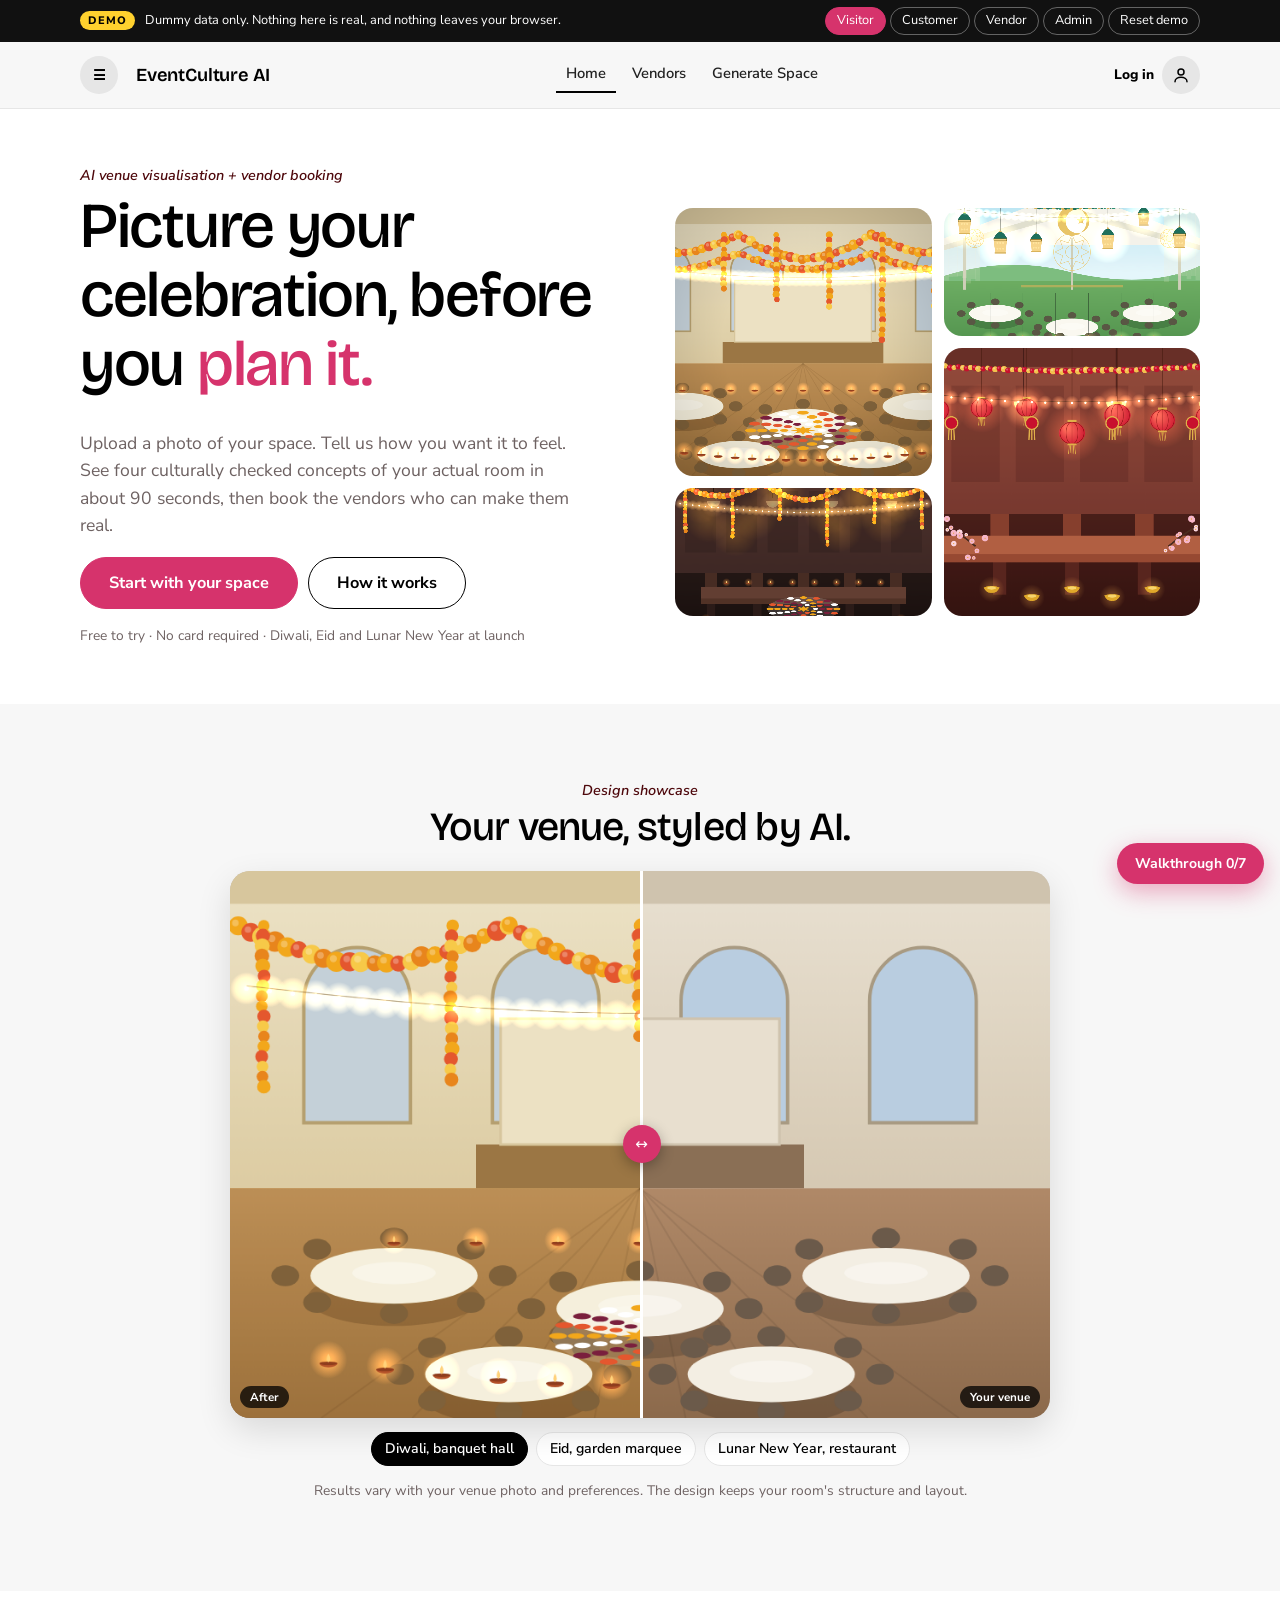
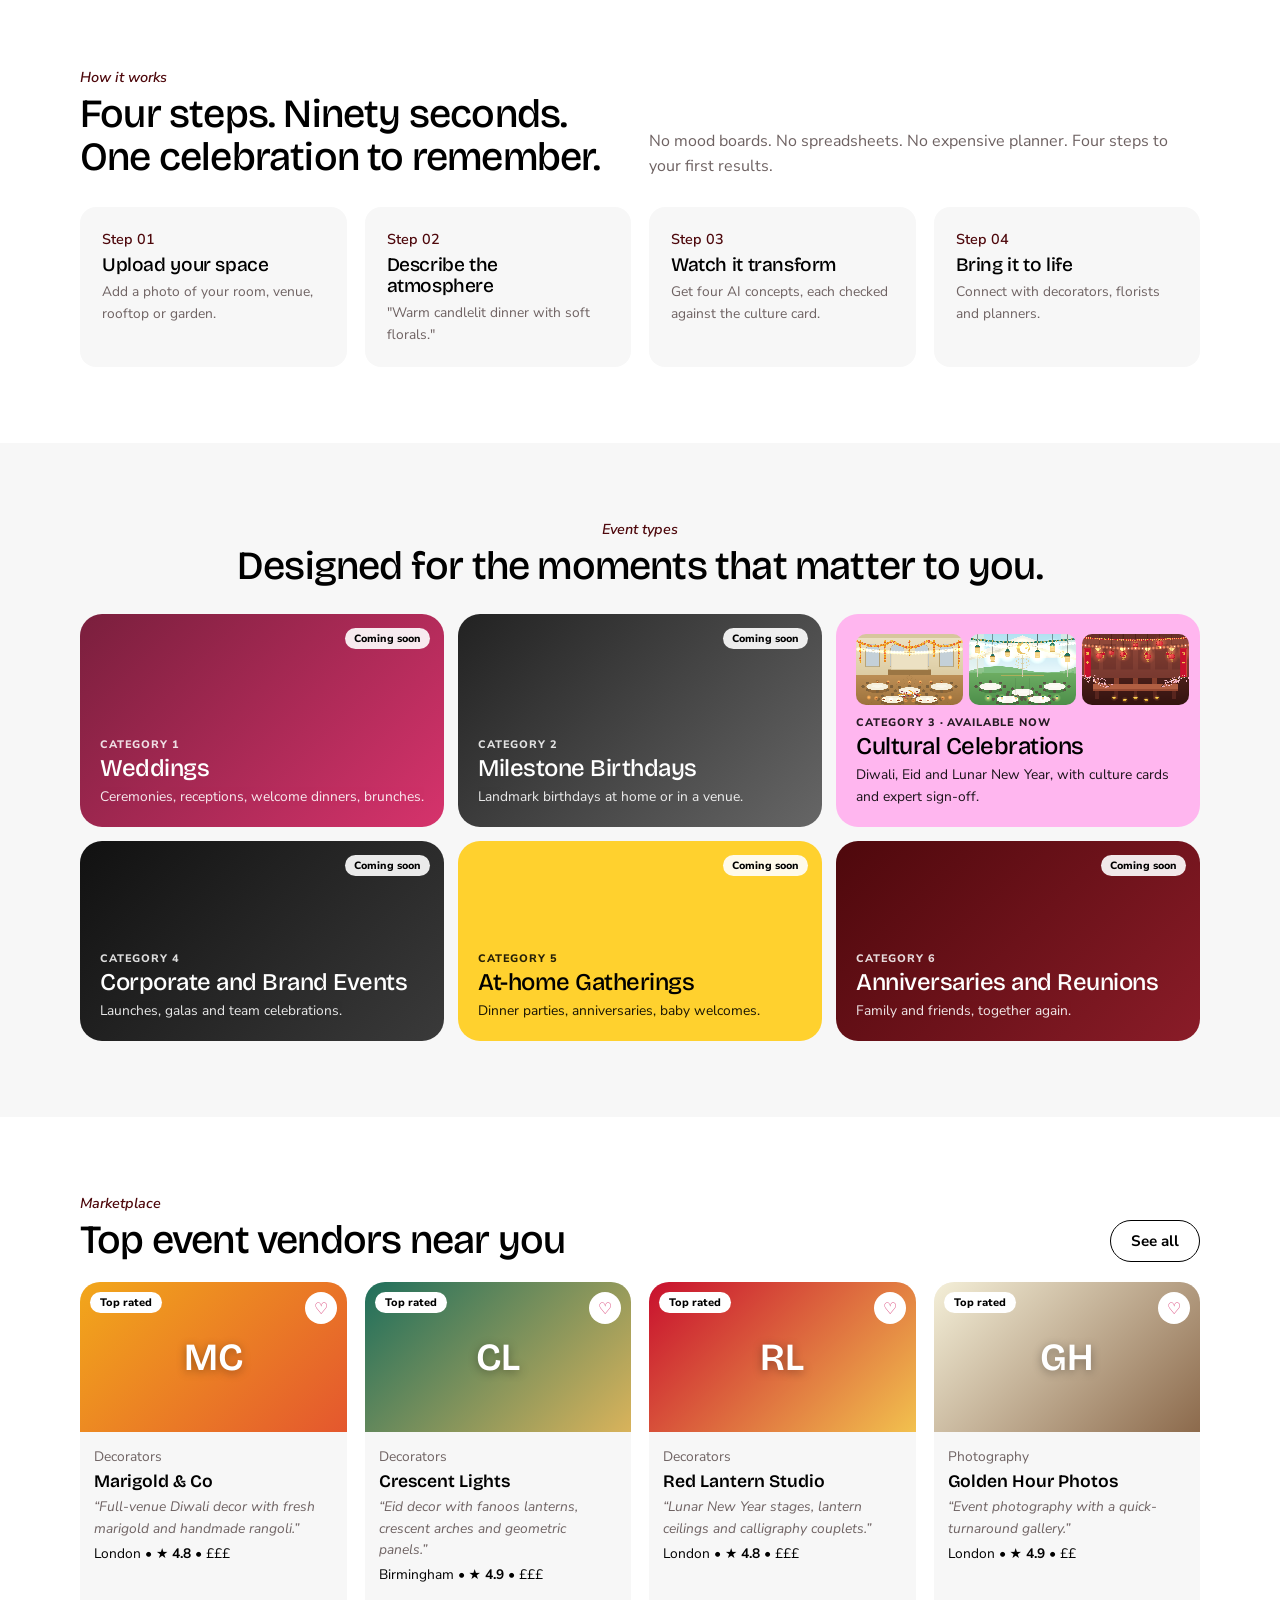
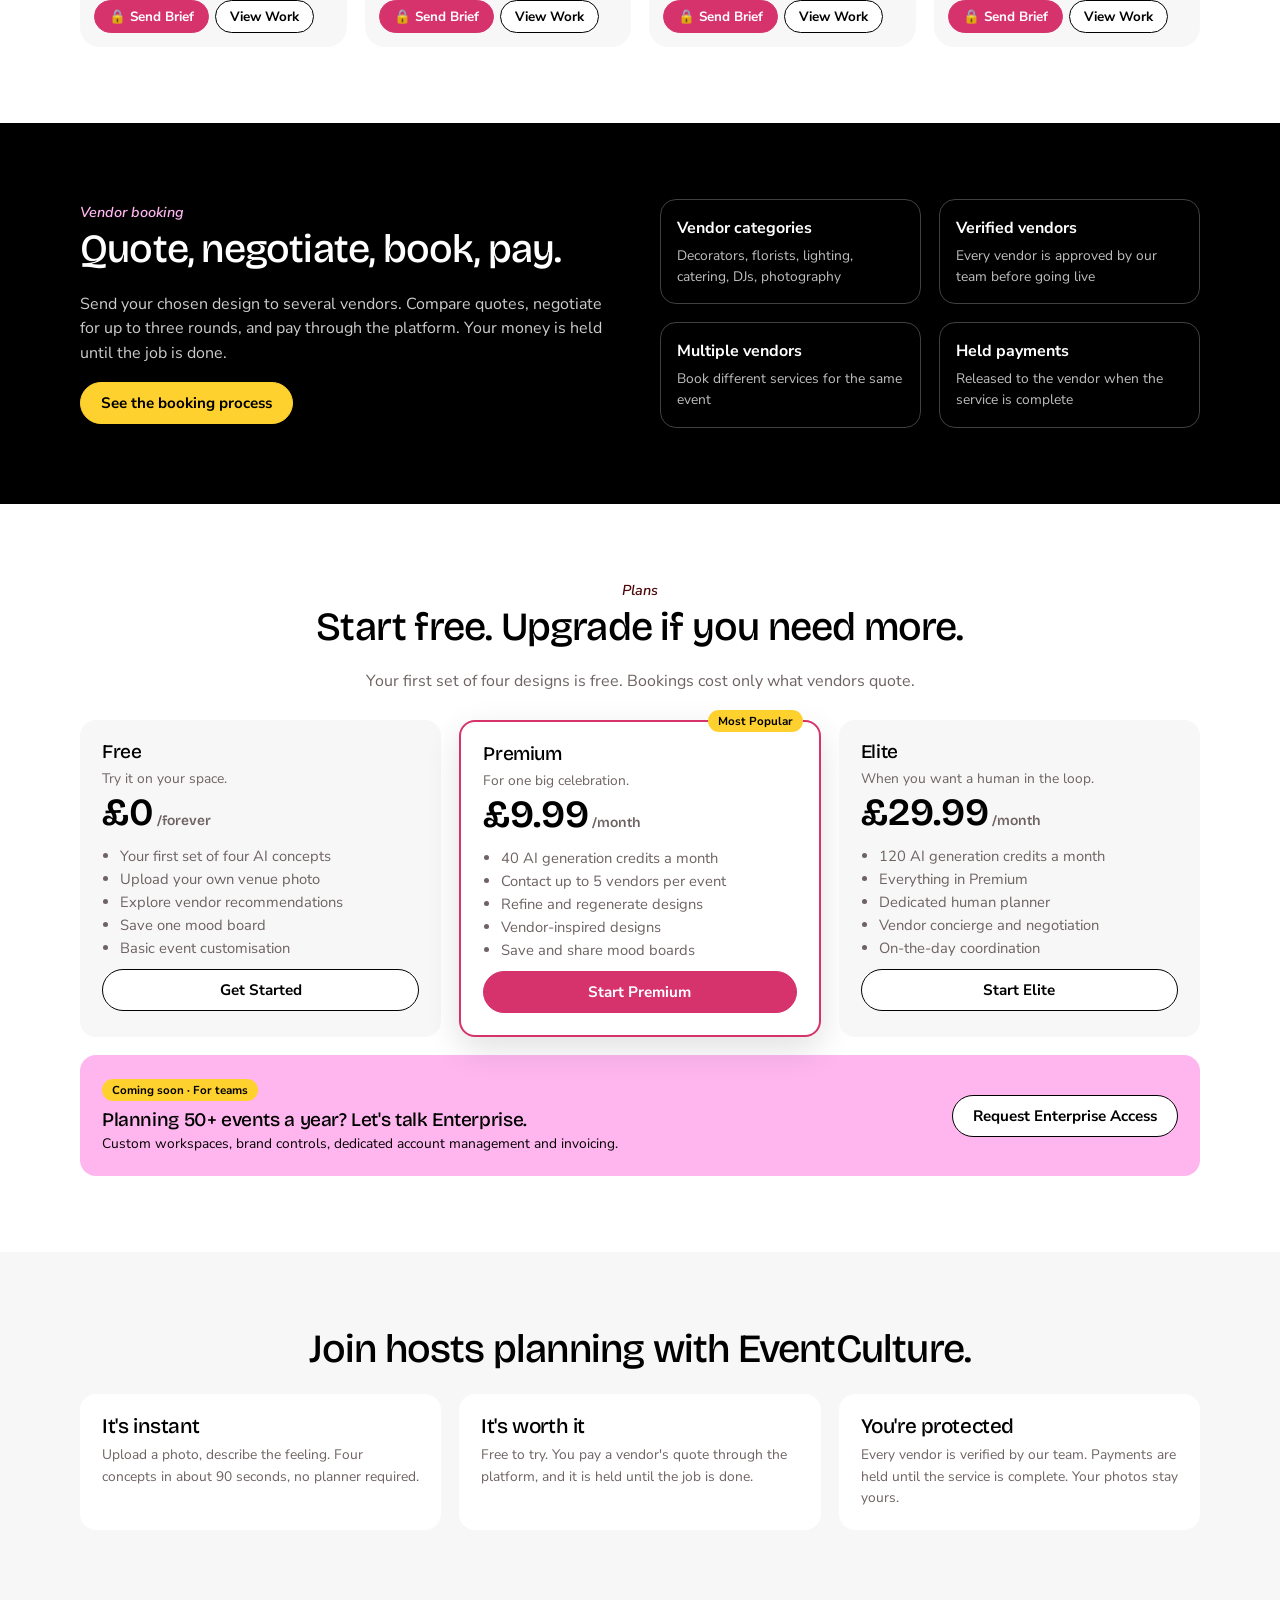
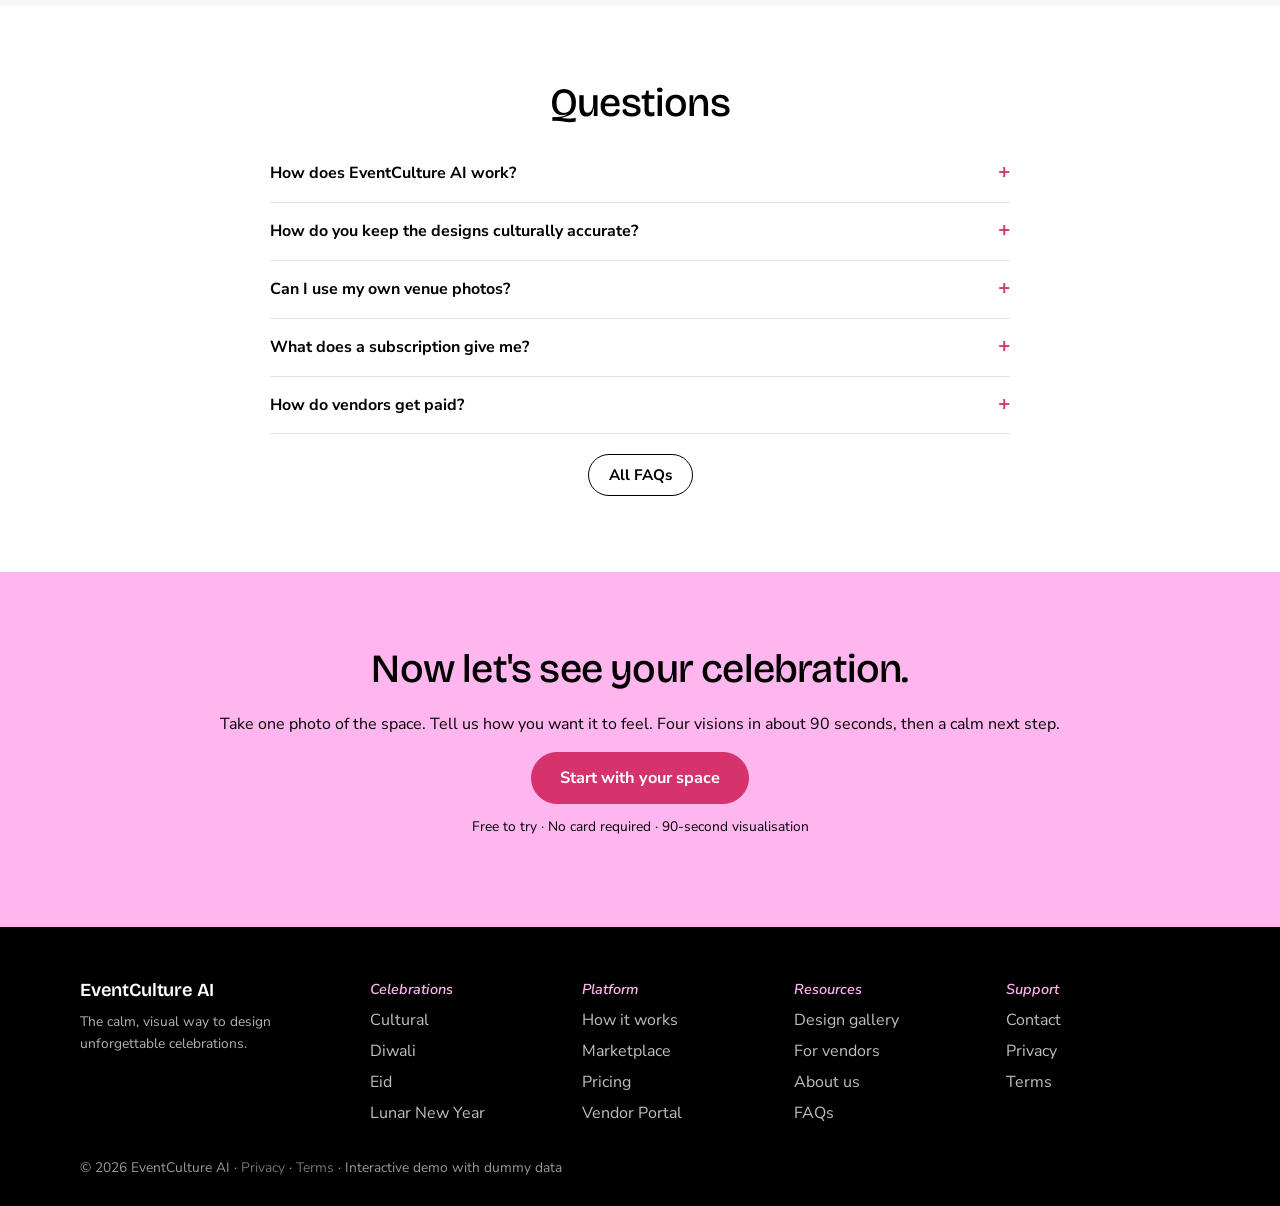
<file: index.html>
<!doctype html>
<html lang="en"><head><meta charset="utf-8"><meta name="viewport" content="width=device-width,initial-scale=1">
<title>EventCulture AI - interactive demo</title>
<meta name="description" content="Interactive demo of the EventCulture AI platform. All content is dummy data.">
<link rel="preconnect" href="https://fonts.googleapis.com"><link rel="preconnect" href="https://fonts.gstatic.com" crossorigin>
<link href="https://fonts.googleapis.com/css2?family=Bricolage+Grotesque:opsz,wght@12..96,400..700&family=Nunito+Sans:wght@400;600;700;800&display=swap" rel="stylesheet">
<style>:root{--ink:#000;--paper:#fff;--mist:#f7f7f7;--chalk:#e6e6e6;--pink:#d6336c;--pinkd:#b82a5b;--lilac:#ffb6ef;--yellow:#ffd12e;--maroon:#4e080c;--muted:#6e6262;--ok:#1f7a45;--warn:#b7791f;--rose:#d6336c;--r:16px;--sh:0 12px 34px rgba(0,0,0,.12)}
*{box-sizing:border-box}html{scroll-behavior:smooth}
body{margin:0;background:var(--paper);color:var(--ink);font:16px/1.55 "Nunito Sans",ui-sans-serif,system-ui,sans-serif;-webkit-font-smoothing:antialiased}
h1,h2,h3{font-family:"Bricolage Grotesque","Nunito Sans",ui-sans-serif,sans-serif;font-weight:500;line-height:1.08;margin:0 0 .5em;letter-spacing:-.02em}
h1{font-size:clamp(2.3rem,5.4vw,4rem)}h2{font-size:clamp(1.7rem,3.4vw,2.5rem)}h3{font-size:1.2rem}
a{color:inherit}p{margin:0 0 1em}.acc{color:var(--pink)}
.mono{font:italic 600 .9rem "Nunito Sans",sans-serif;color:var(--maroon);margin-bottom:6px}
.wrap{max-width:1160px;margin:0 auto;padding:0 20px}.sec{padding:76px 0}.sec.alt{background:var(--mist)}.sec.dark{background:#000;color:#fff}
.center{text-align:center}.muted{color:var(--muted)}.small{font-size:.86rem}.sp{height:14px}
.grid{display:grid;gap:18px}.g2{grid-template-columns:repeat(2,1fr)}.g3{grid-template-columns:repeat(3,1fr)}.g4{grid-template-columns:repeat(4,1fr)}
@media(max-width:900px){.g3,.g4{grid-template-columns:repeat(2,1fr)}.g2{grid-template-columns:1fr}}
@media(max-width:600px){.g3,.g4{grid-template-columns:1fr}.sec{padding:48px 0}}
/* demo bar */
#demobar{position:sticky;top:0;z-index:60;background:#111;color:#fff;font-size:.8rem}
#demobar .in{max-width:1160px;margin:0 auto;padding:7px 20px;display:flex;gap:10px;align-items:center;flex-wrap:wrap}
#demobar .tagd{background:var(--yellow);color:#000;font:800 .68rem "Nunito Sans";letter-spacing:.1em;padding:2px 8px;border-radius:99px}
#demobar .roles{display:flex;gap:4px;margin-left:auto;flex-wrap:wrap}
#demobar button{background:transparent;border:1px solid rgba(255,255,255,.35);color:#fff;border-radius:99px;padding:3px 11px;font:inherit;cursor:pointer}
#demobar button.on{background:var(--pink);color:#fff;border-color:var(--pink)}#demobar button:hover{border-color:#fff}
/* header */
#hdr{position:sticky;top:34px;z-index:50;background:var(--mist);border-bottom:1px solid var(--chalk)}
#hdr .in{max-width:1160px;margin:0 auto;padding:14px 20px;display:flex;align-items:center;gap:18px}
.logo{font:600 1.15rem "Bricolage Grotesque",sans-serif;text-decoration:none;white-space:nowrap;letter-spacing:-.01em}
.nav{display:flex;gap:6px;flex-wrap:wrap;margin:0 auto}
.nav a{text-decoration:none;padding:6px 10px;font-size:.92rem;font-weight:600;color:#222;border-bottom:2px solid transparent}
.nav a:hover{color:var(--pink)}.nav a.on{border-bottom-color:#000}
.hr{display:flex;gap:8px;align-items:center}
@media(max-width:900px){#hdr .in{flex-wrap:wrap}.nav{order:3;width:100%;margin:0}}
@media(max-width:700px){#hdr{position:static}#toast{bottom:80px}}
/* buttons */
.btn{display:inline-flex;align-items:center;gap:8px;border:1.5px solid #000;background:#fff;color:#000;padding:10px 20px;border-radius:30px;font:700 .95rem "Nunito Sans",sans-serif;cursor:pointer;text-decoration:none;transition:transform .12s,background .12s}
.btn:hover{transform:translateY(-1px)}.btn.p{background:var(--pink);color:#fff;border-color:var(--pink)}.btn.p:hover{background:var(--pinkd);border-color:var(--pinkd)}
.btn.b{background:var(--yellow);border-color:var(--yellow)}.btn.sm{padding:6px 14px;font-size:.84rem}.btn.lg{padding:14px 28px;font-size:1.02rem}
.btn[disabled],.btn.dis{opacity:.4;pointer-events:none}
.link{background:none;border:0;padding:0;color:var(--pink);text-decoration:underline;cursor:pointer;font:inherit}
/* cards */
.card{background:var(--mist);border:0;border-radius:var(--r);padding:22px}
.card.flat{background:transparent}.card h3{margin-bottom:.3em}
.badge{display:inline-flex;align-items:center;gap:5px;font:700 .72rem "Nunito Sans";padding:3px 10px;border-radius:99px;background:#ececec;color:#000}
.badge.ok{background:#dff1e4;color:#1d5a37}.badge.warn{background:#fff0c2;color:#7a5410}.badge.draft{background:var(--yellow)}.badge.bad{background:#fbd9e4;color:#9d1f4a}
.chip{display:inline-block;padding:5px 13px;border:1.5px solid var(--chalk);border-radius:99px;font-size:.88rem;font-weight:600;background:#fff;cursor:pointer}.chip.on{background:#000;color:#fff;border-color:#000}
.step{display:flex;gap:12px}.step b{font:700 .8rem "Nunito Sans";color:var(--maroon)}
/* hero */
.hero{padding:56px 0 44px;background:#fff}.hero .grid{grid-template-columns:1.05fr 1fr;align-items:center;gap:44px}
@media(max-width:900px){.hero .grid{grid-template-columns:1fr}}
.cmp{position:relative;border-radius:20px;overflow:hidden;background:#ddd;aspect-ratio:3/2;box-shadow:var(--sh)}
.cmp canvas{position:absolute;inset:0;width:100%;height:100%}.cmp .top{clip-path:inset(0 50% 0 0)}
.cmp input{position:absolute;inset:0;width:100%;height:100%;opacity:0;cursor:ew-resize;margin:0}
.cmp .hd{position:absolute;top:0;bottom:0;left:50%;width:3px;background:#fff;pointer-events:none}
.cmp .hd::after{content:"\2194";position:absolute;top:50%;left:50%;transform:translate(-50%,-50%);width:38px;height:38px;border-radius:50%;background:var(--pink);color:#fff;display:grid;place-items:center;font-size:.95rem;box-shadow:0 4px 14px rgba(0,0,0,.3)}
.cmp .lab{position:absolute;bottom:10px;font:700 .72rem "Nunito Sans";background:rgba(0,0,0,.75);color:#fff;padding:3px 10px;border-radius:99px}.cmp .l1{left:10px}.cmp .l2{right:10px}
canvas.art{width:100%;height:auto;display:block;border-radius:14px;background:#ddd}
.tile{cursor:pointer;border:0;border-radius:18px;overflow:hidden;background:var(--mist);transition:transform .15s,box-shadow .15s}.tile:hover{transform:translateY(-3px);box-shadow:var(--sh)}.tile.sel{box-shadow:0 0 0 3px var(--pink)}
.tile .cap{padding:10px 14px;font-weight:700;font-size:.92rem;display:flex;justify-content:space-between;gap:6px}
/* forms */
label{display:block;font-weight:700;font-size:.88rem;margin:0 0 5px}
input,select,textarea{width:100%;font:inherit;padding:11px 13px;border:1.5px solid var(--chalk);border-radius:12px;background:#fff;color:#000}
input:focus,select:focus,textarea:focus{outline:none;border-color:var(--pink);box-shadow:0 0 0 3px rgba(214,51,108,.15)}textarea{min-height:90px;resize:vertical}
input[type=checkbox],input[type=radio]{width:auto;accent-color:var(--pink)}input[type=range]{padding:0}
.fld{margin-bottom:14px}.err{color:var(--pink);font-size:.84rem;margin-top:4px;font-weight:600}.row{display:flex;gap:12px;flex-wrap:wrap}.row>*{flex:1;min-width:160px}
/* stepper */
.stepper{display:flex;gap:6px;margin:0 0 26px;flex-wrap:wrap}.stepper div{flex:1;min-width:110px;padding:10px 14px;border-radius:12px;background:var(--mist);font-size:.85rem;font-weight:700;color:var(--muted)}
.stepper div.on{background:#000;color:#fff}.stepper div.done{background:var(--lilac);color:#000}
/* tables */
table.t{width:100%;border-collapse:collapse;font-size:.92rem;background:#fff;border:1px solid var(--chalk);border-radius:14px;overflow:hidden}
table.t th{text-align:left;background:#000;color:#fff;font:700 .72rem "Nunito Sans";letter-spacing:.06em;text-transform:uppercase;padding:11px 12px}
table.t td{padding:11px 12px;border-bottom:1px solid var(--chalk);vertical-align:middle}table.t tr:last-child td{border-bottom:0}
.tw{overflow-x:auto}
/* design card */
.dc{background:var(--mist);border:0;border-radius:20px;overflow:hidden}.dc .bd{padding:16px}.dc .ac{display:flex;gap:6px;flex-wrap:wrap;margin-top:12px}
.checklist{list-style:none;margin:0;padding:0}.checklist li{padding:5px 0;display:flex;gap:8px;align-items:flex-start;font-size:.92rem}
.tick{color:var(--ok);font-weight:800}.cross{color:var(--pink);font-weight:800}
/* vendors + paywall */
.vcard{background:var(--mist);border:0;border-radius:20px;overflow:hidden;display:flex;flex-direction:column}
.vcard .ph{height:92px;position:relative}.vcard .bd{padding:16px;flex:1;display:flex;flex-direction:column;gap:6px}.vcard .ft{display:flex;gap:6px;margin-top:auto;padding-top:8px;flex-wrap:wrap}
.lockwrap{position:relative}.locked{filter:grayscale(1) blur(2.2px);opacity:.55;pointer-events:none;user-select:none}
.lockcard{position:absolute;left:50%;top:50%;transform:translate(-50%,-50%);width:min(440px,92%);background:#fff;border:0;border-radius:22px;padding:26px;text-align:center;box-shadow:0 20px 60px rgba(0,0,0,.28);z-index:5}
.lockcard .ic{width:48px;height:48px;border-radius:50%;background:var(--lilac);display:grid;place-items:center;margin:0 auto 10px;font-size:1.2rem}
.banner{background:var(--lilac);border-radius:18px;padding:16px 20px;display:flex;gap:14px;align-items:center;flex-wrap:wrap;margin-bottom:22px}.banner .grow{flex:1;min-width:220px}
.keybox{font:800 1.3rem "Nunito Sans",monospace;letter-spacing:.1em;background:#000;color:var(--yellow);padding:16px 18px;border-radius:14px;text-align:center;margin:12px 0}
.plan{position:relative;background:var(--mist)}.plan.pop{background:#fff;border:2px solid var(--pink);box-shadow:var(--sh)}.plan .pr{font:600 2.4rem "Bricolage Grotesque",sans-serif}.plan ul{padding-left:18px;margin:10px 0;color:var(--muted);font-size:.92rem}
/* modal, toast */
.mback{position:fixed;inset:0;background:rgba(0,0,0,.55);z-index:100;display:flex;align-items:flex-start;justify-content:center;padding:6vh 14px;overflow:auto}
.mbox{position:relative;background:#fff;border-radius:24px;max-width:560px;width:100%;padding:28px;box-shadow:0 30px 80px rgba(0,0,0,.35)}.mbox.wide{max-width:900px}
.mx{position:absolute;top:10px;right:14px;background:none;border:0;font-size:1.6rem;cursor:pointer;color:var(--muted)}
#toast{position:fixed;left:50%;bottom:26px;transform:translateX(-50%);z-index:200;display:flex;flex-direction:column;gap:8px;align-items:center;pointer-events:none}
#toast div{background:#000;color:#fff;padding:10px 18px;border-radius:99px;font-size:.9rem;font-weight:600;box-shadow:0 6px 24px rgba(0,0,0,.25);animation:pop .25s}
@keyframes pop{from{opacity:0;transform:translateY(8px)}to{opacity:1;transform:none}}
/* guide */
#guide{position:fixed;right:16px;bottom:16px;z-index:70;font-size:.85rem}
#guide .tg{background:var(--pink);color:#fff;border:0;border-radius:99px;padding:11px 18px;font:700 .88rem "Nunito Sans";cursor:pointer;box-shadow:0 8px 24px rgba(214,51,108,.4)}
#guide .pn{position:absolute;right:0;bottom:52px;width:290px;background:#fff;border-radius:20px;padding:18px;box-shadow:0 20px 60px rgba(0,0,0,.28)}
#guide ol{margin:8px 0 0;padding:0;list-style:none}#guide li{padding:5px 0;display:flex;gap:8px;cursor:pointer}#guide li i{width:20px;height:20px;border:1.5px solid #000;border-radius:50%;display:inline-grid;place-items:center;font-size:.7rem;font-style:normal;flex:none;font-weight:700}
#guide li.done i{background:var(--ok);border-color:var(--ok);color:#fff}#guide li.done span{color:var(--muted);text-decoration:line-through}
/* progress */
.bar{height:10px;border-radius:99px;background:var(--chalk);overflow:hidden}.bar i{display:block;height:100%;background:var(--pink);width:0;transition:width .4s}
.gsteps{list-style:none;margin:16px 0 0;padding:0}.gsteps li{padding:5px 0;color:var(--muted)}.gsteps li.on{color:#000;font-weight:700}.gsteps li.done{color:var(--ok)}
/* footer */
footer{background:#000;color:#fff;padding:52px 0 28px}footer a{color:#fff;opacity:.75;text-decoration:none;display:block;padding:3px 0}footer a:hover{opacity:1;color:var(--lilac)}
footer .mono{color:var(--lilac)}
.sidenav{display:flex;gap:6px;flex-wrap:wrap;margin-bottom:22px}.sidenav a{padding:8px 16px;border-radius:99px;background:var(--mist);text-decoration:none;font-weight:700;font-size:.88rem}.sidenav a.on{background:#000;color:#fff}
.stat{background:var(--mist);border-radius:18px;padding:18px}.stat b{display:block;font:600 2.2rem "Bricolage Grotesque",sans-serif}.stat span{color:var(--muted);font-size:.86rem}
.chat{display:flex;flex-direction:column;gap:8px;max-height:220px;overflow:auto;padding:12px;background:var(--mist);border-radius:14px;margin:10px 0}.msg{max-width:80%;padding:8px 13px;border-radius:14px;font-size:.9rem;background:#fff}.msg.me{align-self:flex-end;background:var(--lilac)}
.cal{display:grid;grid-template-columns:repeat(7,1fr);gap:6px}.cal div{padding:10px 0;text-align:center;border-radius:10px;background:var(--mist);font-size:.85rem;cursor:pointer;font-weight:600}.cal div.off{background:#fbd9e4;text-decoration:line-through;color:var(--muted)}.cal div.h{background:none;border:0;font-weight:800;cursor:default}
details{border-bottom:1px solid var(--chalk);padding:16px 0}summary{cursor:pointer;font-weight:700;list-style:none;display:flex;justify-content:space-between;gap:10px}summary::after{content:"+";font-size:1.3rem;line-height:1;color:var(--pink)}details[open] summary::after{content:"\2212"}details p{margin:10px 0 0;color:var(--muted)}
.kpi{display:flex;align-items:flex-end;gap:6px;height:120px}.kpi i{flex:1;background:var(--pink);border-radius:8px 8px 0 0;min-height:6px}
/* ---- layout modelled on the live site ---- */
.circ{width:38px;height:38px;border-radius:50%;background:#e6e6e6;border:0;display:inline-grid;place-items:center;cursor:pointer;color:#000;text-decoration:none;position:relative;font:800 .9rem "Nunito Sans"}
.circ:hover{background:var(--lilac)}.dot{position:absolute;top:-3px;right:-3px;background:var(--pink);color:#fff;border-radius:99px;font-size:.62rem;padding:1px 5px;font-style:normal}
.collage{display:grid;grid-template-columns:1fr 1fr;grid-template-rows:repeat(3,128px);gap:12px}.collage canvas{width:100%;height:100%;object-fit:cover;border-radius:18px;display:block}
.collage .t1{grid-column:1;grid-row:1/3}.collage .t2{grid-column:2;grid-row:1}.collage .t3{grid-column:2;grid-row:2/4}.collage .t4{grid-column:1;grid-row:3}
.cats{display:grid;grid-template-columns:repeat(3,1fr);gap:14px}@media(max-width:900px){.cats{grid-template-columns:repeat(2,1fr)}}@media(max-width:600px){.cats{grid-template-columns:1fr}}
.cat{border-radius:22px;padding:20px;min-height:200px;display:flex;flex-direction:column;justify-content:flex-end;position:relative;color:#fff;overflow:hidden;text-decoration:none}
.cat .k{font:800 .68rem "Nunito Sans";letter-spacing:.08em;text-transform:uppercase;opacity:.85}.cat h3{font-size:1.5rem;margin:4px 0}.cat p{margin:0;font-size:.86rem;opacity:.9}
.cat .soon{position:absolute;top:14px;right:14px;background:rgba(255,255,255,.9);color:#000;font:800 .66rem "Nunito Sans";padding:3px 9px;border-radius:99px}
.cat.c1{background:linear-gradient(135deg,#7a1f3d,#d6336c)}.cat.c2{background:linear-gradient(135deg,#222,#666)}.cat.c3{background:var(--lilac);color:#000;cursor:pointer}.cat.c4{background:linear-gradient(135deg,#111,#3a3a3a)}.cat.c5{background:var(--yellow);color:#000}.cat.c6{background:linear-gradient(135deg,#4e080c,#8a1c28)}
.cat.c3 .th{display:flex;gap:6px;margin-bottom:10px}.cat.c3 canvas{width:33%;height:auto;border-radius:10px}
.vlayout{display:grid;grid-template-columns:240px 1fr;gap:28px}@media(max-width:900px){.vlayout{grid-template-columns:1fr}}
.filters .fh{display:flex;justify-content:space-between;margin-bottom:12px}.fg{margin-bottom:18px}.fg>b{display:block;margin-bottom:6px}
.cbx{display:flex;align-items:center;gap:8px;font-weight:500;margin:0 0 6px;font-size:.9rem}.cbx i{margin-left:auto;color:var(--muted);font-style:normal;font-size:.8rem}
.fchips{display:flex;gap:6px;flex-wrap:wrap;margin:10px 0 16px}.fchip{border:1.5px solid var(--pink);color:var(--pink);border-radius:99px;padding:3px 11px;font-size:.8rem;font-weight:700;cursor:pointer;background:#fff}
.vtop{display:flex;justify-content:space-between;gap:12px;align-items:center;flex-wrap:wrap}.vtop select{width:auto}
.vcard2{background:var(--mist);border-radius:20px;overflow:hidden;display:flex;flex-direction:column}.vph{height:150px;position:relative;display:grid;place-items:center}
.vi{font:600 2.4rem "Bricolage Grotesque",sans-serif;color:#fff;text-shadow:0 2px 10px rgba(0,0,0,.35)}.vb{position:absolute;left:10px;top:10px;background:#fff;border-radius:99px;font:800 .68rem "Nunito Sans";padding:3px 10px}
.heart{position:absolute;right:10px;top:10px;width:32px;height:32px;border-radius:50%;border:0;background:#fff;cursor:pointer;color:var(--pink);font-size:1rem}
.vbd{padding:14px;display:flex;flex-direction:column;gap:4px;flex:1}.vft{display:flex;gap:6px;flex-wrap:wrap;margin-top:auto;padding-top:10px;align-items:center}
.auth{display:grid;grid-template-columns:minmax(380px,1fr) 1.1fr;min-height:calc(100vh - 34px)}@media(max-width:900px){.auth{grid-template-columns:1fr}.aside{display:none}}
.aform{padding:28px 44px;display:flex;flex-direction:column;justify-content:space-between;gap:24px;max-width:640px;width:100%;margin:0 auto}.ain{flex:1;padding-top:10px}
.tab{display:block;font:800 .72rem "Nunito Sans";letter-spacing:.1em;text-transform:uppercase;color:var(--muted);text-decoration:none;margin-bottom:14px}
.sso{display:flex;align-items:center;justify-content:center;gap:10px;width:100%;padding:14px;border:1.5px solid var(--chalk);border-radius:30px;background:#fff;font:700 .95rem "Nunito Sans";cursor:pointer;margin-bottom:12px}.sso:hover{border-color:#000}
.sso .gi{color:#4285f4;font-weight:800;font-size:1.1rem}.sso .ai{background:#000;color:#fff;width:20px;height:20px;border-radius:50%;display:grid;place-items:center;font-size:.7rem}
.or{text-align:center;font:700 .7rem "Nunito Sans";letter-spacing:.1em;color:var(--muted);margin:16px 0}
.aside{position:relative;background:#111;overflow:hidden}.mosaic{position:absolute;inset:-10%;display:grid;grid-template-columns:repeat(3,1fr);gap:8px;opacity:.5;transform:rotate(-5deg)}.mosaic canvas{width:100%;height:100%;object-fit:cover;border-radius:14px}
.ov{position:relative;z-index:2;padding:56px;color:#fff;height:100%;display:flex;flex-direction:column;justify-content:space-between;background:linear-gradient(180deg,rgba(0,0,0,.35),rgba(0,0,0,.6))}
.ov .big{font:500 clamp(2rem,3.6vw,3.2rem)/1.1 "Bricolage Grotesque",sans-serif;letter-spacing:-.02em}.ov .stats{display:flex;gap:30px}.ov .stats b{display:block;font:600 1.8rem "Bricolage Grotesque"}.ov .stats span{font-size:.8rem;opacity:.8}
.menu a{display:block;padding:11px 4px;border-bottom:1px solid var(--chalk);text-decoration:none;font:600 1.15rem "Bricolage Grotesque",sans-serif}.menu a:hover{color:var(--pink)}
.trio .card h3{font-size:1.3rem}
/* shop the look */
.shop{display:grid;grid-template-columns:minmax(0,1.8fr) minmax(260px,1fr);gap:18px;margin-bottom:24px;align-items:start}
.shopimg{position:relative;border-radius:20px;overflow:hidden;background:#ddd}.shopimg canvas{border-radius:0}
.shoptag{position:absolute;left:12px;bottom:12px;background:#fff;border-radius:999px;padding:4px 12px;font-size:.8rem;font-weight:700;box-shadow:0 2px 8px rgba(0,0,0,.2)}
.hspot{position:absolute;transform:translate(-50%,-50%);width:24px;height:24px;border-radius:50%;background:#fff;border:2px solid rgba(0,0,0,.18);box-shadow:0 2px 10px rgba(0,0,0,.4);padding:0;cursor:pointer;z-index:2}
.hspot::after{content:"";position:absolute;inset:-2px;border-radius:50%;border:2px solid #fff;animation:blip 1.7s ease-out infinite;pointer-events:none}
.hspot:hover,.hspot.on{background:var(--pink);border-color:#fff}.hspot.on::after{border-color:var(--pink)}
@keyframes blip{0%{transform:scale(1);opacity:.95}100%{transform:scale(2.6);opacity:0}}
.shopside{background:var(--mist);border-radius:20px;padding:20px}
.hotlist{display:flex;flex-direction:column;gap:8px;margin-top:12px}
.hotitem,.hv{display:flex;gap:10px;align-items:center;text-align:left;width:100%;background:#fff;border:1.5px solid var(--chalk);border-radius:14px;padding:9px 12px;cursor:pointer;font:inherit;color:inherit}
.hotitem:hover,.hv:hover{border-color:var(--ink)}
.hotitem small,.hv small{display:block;color:var(--muted);font-size:.78rem}
.hn{flex:none;width:24px;height:24px;border-radius:50%;background:var(--ink);color:#fff;display:grid;place-items:center;font-size:.75rem;font-weight:700}
.hotv{display:flex;flex-direction:column;gap:8px}.hv .sw{flex:none;width:34px;height:34px;border-radius:10px}
@media(max-width:900px){.shop{grid-template-columns:1fr}}
@media(prefers-reduced-motion:reduce){.hspot::after{animation:none}}
</style></head><body>
<div id="demobar"></div><header id="hdr"></header><main id="app"></main>
<div id="modal"></div><div id="toast"></div><div id="guide"></div>
<script>/* ===== Demo data: everything here is dummy content ===== */
const M = {
  D: ['Marigold garlands','Diyas (oil lamps)','Rangoli at the entrance','String lights','Warm gold and orange palette'],
  E: ['Crescent and star motifs','Lanterns (fanoos)','Geometric patterns','Gold and green palette','Fairy lights'],
  L: ['Red lanterns','Gold knots and ingots','Plum blossom','Red and gold palette','Couplet banners']
};
const CULTURES = {
  diwali: { id:'diwali', name:'Diwali', tag:'Festival of lights', palette:['#F2A71B','#E4572E','#7A1F3D','#FFE8A3'], must:M.D,
    avoid:['Christmas-style red and green','A white-only colour scheme','Idols placed on the floor'], card:'v0.3' },
  eid: { id:'eid', name:'Eid', tag:'Celebration and gathering', palette:['#1F6F5C','#D9B35B','#0E3B35','#F4EFD8'], must:M.E,
    avoid:['Images of people or animals','Alcohol-related set-ups','Christmas elements'], card:'v0.2' },
  lny: { id:'lny', name:'Lunar New Year', tag:'Red, gold and good fortune', palette:['#C8102E','#F2C14E','#7A0C1E','#FFF1C9'], must:M.L,
    avoid:['A white or black dominant palette','Clock motifs'], card:'v0.2' }
};
const VENUES = [
  { id:'hall', name:'Banquet hall' },
  { id:'garden', name:'Garden marquee' },
  { id:'restaurant', name:'Restaurant room' }
];
const VARIANTS = [
  { name:'Classic glow', key:'classic', d:1.0 },
  { name:'Lavish', key:'lavish', d:1.6 },
  { name:'Minimal', key:'minimal', d:0.55 },
  { name:'Evening lights', key:'evening', d:1.15 }
];
const PREFS = ['Colour palette','Flowers','Lighting','Stage','Seating','Entrance decor'];
const PLANS = [
  { id:'starter', name:'Starter', price:9, credits:10, blurb:'Try it on one event', feats:['10 AI generation credits','Contact up to 3 vendors per event','Download designs'] },
  { id:'plus', name:'Plus', price:24, credits:40, blurb:'For a full event plan', feats:['40 AI generation credits','Contact up to 5 vendors per event','Refine and regenerate designs','Vendor-inspired designs'], pop:true },
  { id:'pro', name:'Pro', price:59, credits:120, blurb:'For planners and teams', feats:['120 AI generation credits','Unlimited vendor requests','All Plus features','Priority support'] }
];
const CATS = ['Decorators','Florists','Lighting','Catering','DJs and music','Photography','Draping and stages'];
const VENDORS = [
  { id:'v1', name:'Marigold & Co', cat:'Decorators', city:'London', rating:4.8, jobs:126, price:'£££', cultures:['diwali'], skills:[M.D[0],M.D[2],M.D[4]], base:1450, c:['#F2A71B','#E4572E'], blurb:'Full-venue Diwali decor with fresh marigold and handmade rangoli.' },
  { id:'v2', name:'Lumen Events', cat:'Lighting', city:'Leicester', rating:4.7, jobs:88, price:'££', cultures:['diwali','eid'], skills:[M.D[1],M.D[3],M.E[4]], base:780, c:['#FFD27A','#C97B2E'], blurb:'Warm festival lighting, diya displays and fairy-light canopies.' },
  { id:'v3', name:'Crescent Lights', cat:'Decorators', city:'Birmingham', rating:4.9, jobs:140, price:'£££', cultures:['eid'], skills:[M.E[0],M.E[1],M.E[2]], base:1650, c:['#1F6F5C','#D9B35B'], blurb:'Eid decor with fanoos lanterns, crescent arches and geometric panels.' },
  { id:'v4', name:'Red Lantern Studio', cat:'Decorators', city:'London', rating:4.8, jobs:97, price:'£££', cultures:['lny'], skills:[M.L[0],M.L[1],M.L[4]], base:1500, c:['#C8102E','#F2C14E'], blurb:'Lunar New Year stages, lantern ceilings and calligraphy couplets.' },
  { id:'v5', name:'Bloom Atelier', cat:'Florists', city:'Manchester', rating:4.6, jobs:64, price:'££', cultures:['diwali','lny'], skills:[M.D[0],M.L[2]], base:620, c:['#F6B6C8','#7A9E5C'], blurb:'Seasonal floral installations and garlands, made to order.' },
  { id:'v6', name:'Saffron Table', cat:'Catering', city:'Leicester', rating:4.7, jobs:210, price:'£££', cultures:['diwali','eid'], skills:['Festival menus','Live counters'], base:2400, c:['#E4572E','#F2A71B'], blurb:'Festival feasts for 50 to 500 guests, with halal and vegetarian menus.' },
  { id:'v7', name:'DJ Raahi', cat:'DJs and music', city:'London', rating:4.5, jobs:75, price:'££', cultures:['diwali','eid'], skills:['Bollywood sets','Live dhol'], base:700, c:['#7A1F3D','#F2A71B'], blurb:'Festival sets, live dhol players and a full PA.' },
  { id:'v8', name:'Golden Hour Photos', cat:'Photography', city:'London', rating:4.9, jobs:180, price:'££', cultures:['diwali','eid','lny'], skills:['Event coverage','Same-week previews'], base:900, c:['#F4EFD8','#8C6A4C'], blurb:'Event photography with a quick-turnaround gallery.' },
  { id:'v9', name:'Silk Road Drapes', cat:'Draping and stages', city:'Birmingham', rating:4.6, jobs:59, price:'££', cultures:['eid','diwali'], skills:[M.E[3],M.D[4]], base:980, c:['#D9B35B','#0E3B35'], blurb:'Ceiling drapes, stage backdrops and entrance arches.' },
  { id:'v10', name:'Petal & Pine', cat:'Florists', city:'London', rating:4.4, jobs:41, price:'£', cultures:['lny'], skills:[M.L[2],M.L[3]], base:430, c:['#F6B6C8','#C8102E'], blurb:'Plum blossom branches and red-and-gold table flowers.' },
  { id:'v11', name:'Festa Sound', cat:'DJs and music', city:'Manchester', rating:4.6, jobs:90, price:'££', cultures:['lny','eid'], skills:['Lion dance booking','Live MC'], base:650, c:['#C8102E','#F2C14E'], blurb:'Sound, MC and performance booking for festival nights.' },
  { id:'v12', name:'Hearth & Spice', cat:'Catering', city:'London', rating:4.5, jobs:120, price:'££', cultures:['lny'], skills:['Banquet menus','Dim sum stations'], base:2100, c:['#7A0C1E','#F2C14E'], blurb:'Banquet menus and dim sum stations for large tables.' }
];
const FAQS = [
  ['How does EventCulture AI work?','You upload a photo of your venue, choose the event and style, and the AI edits your photo into four decor concepts. Each concept is checked against a written culture card before you see it.'],
  ['How do you keep the designs culturally accurate?','Every culture has a card of must-include items and must-avoid mistakes, written with experts. The AI follows it, a second step checks the result, and anything that fails is labelled "needs review". You can also report a mistake on any design.'],
  ['Can I use my own venue photos?','Yes. Upload up to three photos of the real venue. The design keeps the structure and layout of your room.'],
  ['What does a subscription give me?','AI generation credits, refine and regenerate, and the ability to contact vendors. When you subscribe you get a subscription key that unlocks everything.'],
  ['How do vendors get paid?','You pay through the platform and the money is held until the service is complete. The vendor then requests a payout and the platform deducts its commission.'],
  ['Can I negotiate with vendors?','Yes. You can request quotes from several vendors, compare them, and negotiate for up to three rounds each.'],
  ['What if a design looks wrong?','Use "Report an inaccuracy" on the design. It goes to the admin team and the expert reviewer for that culture.']
];
const ADMIN_CUSTOMERS = [
  ['Priya Shah','priya@example.com','London','Plus','Active'],['Omar Farouk','omar@example.com','Birmingham','Starter','Active'],
  ['Mei Lin','mei@example.com','Manchester','Pro','Active'],['Daniel Reed','daniel@example.com','Leeds','None','Active'],
  ['Sana Iqbal','sana@example.com','Leicester','Plus','Suspended']
];
const ADMIN_PENDING = [
  { id:'p1', name:'Henna Hub', cat:'Decorators', city:'Leicester', status:'Pending' },
  { id:'p2', name:'Pearl Events', cat:'Draping and stages', city:'London', status:'Pending' },
  { id:'p3', name:'Jade Garden Florals', cat:'Florists', city:'Manchester', status:'Pending' }
];
const ADMIN_DISPUTES = [
  { id:'d1', who:'Priya Shah vs Lumen Events', reason:'Lights arrived two hours late', status:'Open' },
  { id:'d2', who:'Omar Farouk vs DJ Raahi', reason:'Set shorter than booked', status:'Open' }
];
const ADMIN_PAYOUTS = [
  { id:'po1', vendor:'Crescent Lights', amount:1485, status:'Requested' },
  { id:'po2', vendor:'Golden Hour Photos', amount:810, status:'Requested' }
];
const VENDOR_LEADS = [
  { id:'l1', customer:'Priya Shah', event:'Diwali dinner, 120 guests', city:'London', budget:'£1,500', status:'New' },
  { id:'l2', customer:'Rahul Mehta', event:'Office Diwali party, 80 guests', city:'London', budget:'£900', status:'New' },
  { id:'l3', customer:'Anita Rao', event:'Temple fundraiser, 200 guests', city:'London', budget:'£2,000', status:'New' }
];

/* ===== Image drawing: dummy venue photos and decor outputs, all drawn in the browser ===== */
function mulberry(a){return function(){a|=0;a=a+0x6D2B79F5|0;let t=Math.imul(a^a>>>15,1|a);t=t+Math.imul(t^t>>>7,61|t)^t;return((t^t>>>14)>>>0)/4294967296}}
function hex2rgb(h){h=h.replace('#','');if(h.length===3)h=h.split('').map(c=>c+c).join('');const n=parseInt(h,16);return[n>>16&255,n>>8&255,n&255]}
function rgba(h,a){const[r,g,b]=hex2rgb(h);return 'rgba('+r+','+g+','+b+','+a+')'}
function glow(ctx,x,y,r,c,a){ctx.save();ctx.globalCompositeOperation='lighter';const g=ctx.createRadialGradient(x,y,0,x,y,r);g.addColorStop(0,rgba(c,a));g.addColorStop(1,rgba(c,0));ctx.fillStyle=g;ctx.beginPath();ctx.arc(x,y,r,0,Math.PI*2);ctx.fill();ctx.restore()}

function roundTable(ctx,x,y,s,cloth){
  ctx.fillStyle='rgba(0,0,0,.18)';ctx.beginPath();ctx.ellipse(x,y+s*.16,s*.62,s*.2,0,0,7);ctx.fill();
  for(let i=0;i<8;i++){const a=i/8*Math.PI*2;const cx=x+Math.cos(a)*s*.78,cy=y+Math.sin(a)*s*.27;ctx.fillStyle='#6b5a4a';ctx.beginPath();ctx.ellipse(cx,cy,s*.1,s*.075,0,0,7);ctx.fill()}
  ctx.fillStyle=cloth;ctx.beginPath();ctx.ellipse(x,y,s*.6,s*.2,0,0,7);ctx.fill();
  ctx.fillStyle='rgba(255,255,255,.35)';ctx.beginPath();ctx.ellipse(x,y-s*.02,s*.3,s*.08,0,0,7);ctx.fill();
}
function drawVenue(ctx,w,h,type){
  let g;
  if(type==='garden'){
    g=ctx.createLinearGradient(0,0,0,h*.5);g.addColorStop(0,'#bfe3f2');g.addColorStop(1,'#eaf6fb');ctx.fillStyle=g;ctx.fillRect(0,0,w,h*.55);
    ctx.fillStyle='#8fbf86';ctx.beginPath();ctx.moveTo(0,h*.52);ctx.quadraticCurveTo(w*.25,h*.4,w*.5,h*.5);ctx.quadraticCurveTo(w*.8,h*.6,w,h*.46);ctx.lineTo(w,h*.6);ctx.lineTo(0,h*.6);ctx.fill();
    g=ctx.createLinearGradient(0,h*.55,0,h);g.addColorStop(0,'#7fb069');g.addColorStop(1,'#5f9150');ctx.fillStyle=g;ctx.fillRect(0,h*.55,w,h*.45);
    ctx.fillStyle='#f6f3ec';ctx.beginPath();ctx.moveTo(0,h*.3);ctx.lineTo(w*.5,h*.02);ctx.lineTo(w,h*.3);ctx.lineTo(w,h*.34);ctx.lineTo(0,h*.34);ctx.fill();
    ctx.fillStyle='#e6e0d2';ctx.beginPath();ctx.moveTo(0,h*.34);ctx.lineTo(w*.5,h*.12);ctx.lineTo(w,h*.34);ctx.lineTo(w,h*.37);ctx.lineTo(w*.5,h*.16);ctx.lineTo(0,h*.37);ctx.fill();
    ctx.fillStyle='#d8d0bd';[.08,.5,.92].forEach(p=>ctx.fillRect(w*p-5,h*.3,10,h*.3));
    [[.2,.74],[.5,.82],[.8,.74],[.36,.92],[.66,.92]].forEach(p=>roundTable(ctx,w*p[0],h*p[1],w*.17,'#fbf8f1'));
  } else if(type==='restaurant'){
    g=ctx.createLinearGradient(0,0,0,h*.62);g.addColorStop(0,'#8a6048');g.addColorStop(1,'#6b4a3a');ctx.fillStyle=g;ctx.fillRect(0,0,w,h*.62);
    ctx.fillStyle='#5b3f31';ctx.fillRect(0,0,w,h*.07);
    for(let i=0;i<6;i++){ctx.fillStyle='rgba(0,0,0,.12)';ctx.fillRect(w*(.04+i*.16),h*.14,w*.12,h*.36)}
    for(let i=0;i<4;i++){const x=w*(.15+i*.23);ctx.strokeStyle='#2c2118';ctx.lineWidth=2;ctx.beginPath();ctx.moveTo(x,0);ctx.lineTo(x,h*.18);ctx.stroke();ctx.fillStyle='#d9b27a';ctx.beginPath();ctx.arc(x,h*.2,w*.025,0,Math.PI,false);ctx.fill();glow(ctx,x,h*.22,w*.05,'#FFD27A',.35)}
    g=ctx.createLinearGradient(0,h*.62,0,h);g.addColorStop(0,'#3b2a20');g.addColorStop(1,'#271b14');ctx.fillStyle=g;ctx.fillRect(0,h*.62,w,h*.38);
    ctx.fillStyle='#a9744f';ctx.fillRect(w*.1,h*.7,w*.8,h*.07);ctx.fillStyle='#8c5d3d';ctx.fillRect(w*.1,h*.77,w*.8,h*.03);
    ctx.fillStyle='#4a3326';[.14,.32,.5,.68,.86].forEach(p=>{ctx.fillRect(w*p-16,h*.8,32,h*.12)});
    ctx.fillStyle='#7a5238';[.14,.32,.5,.68,.86].forEach(p=>ctx.fillRect(w*p-22,h*.62,44,h*.08));
  } else {
    g=ctx.createLinearGradient(0,0,0,h*.58);g.addColorStop(0,'#e9e1d2');g.addColorStop(1,'#d6c9b3');ctx.fillStyle=g;ctx.fillRect(0,0,w,h*.58);
    ctx.fillStyle='#cfc3ae';ctx.fillRect(0,0,w,h*.06);
    for(let i=0;i<4;i++){const x=w*(.09+i*.23),y=h*.14,ww=w*.13,hh=h*.32;ctx.fillStyle='#b9cde0';ctx.beginPath();ctx.moveTo(x,y+hh);ctx.lineTo(x,y+ww*.5);ctx.arc(x+ww/2,y+ww*.5,ww/2,Math.PI,0);ctx.lineTo(x+ww,y+hh);ctx.closePath();ctx.fill();ctx.strokeStyle='#a89a82';ctx.lineWidth=4;ctx.stroke()}
    ctx.fillStyle='#8a6f55';ctx.fillRect(w*.3,h*.5,w*.4,h*.08);ctx.fillStyle='#e8dfcf';ctx.fillRect(w*.33,h*.27,w*.34,h*.23);ctx.strokeStyle='#cfc3ae';ctx.lineWidth=3;ctx.strokeRect(w*.33,h*.27,w*.34,h*.23);
    g=ctx.createLinearGradient(0,h*.58,0,h);g.addColorStop(0,'#b08968');g.addColorStop(1,'#8c6a4c');ctx.fillStyle=g;ctx.fillRect(0,h*.58,w,h*.42);
    ctx.strokeStyle='rgba(0,0,0,.08)';ctx.lineWidth=2;for(let i=1;i<9;i++){ctx.beginPath();ctx.moveTo(w*.5,h*.58);ctx.lineTo(w*(i/9)*1.0,h);ctx.stroke()}
    [[.2,.74],[.5,.8],[.8,.74],[.34,.92],[.66,.92]].forEach(p=>roundTable(ctx,w*p[0],h*p[1],w*.17,'#f3eee3'));
  }
}
function drawCover(ctx,img,w,h){const r=Math.max(w/img.width,h/img.height);const iw=img.width*r,ih=img.height*r;ctx.drawImage(img,(w-iw)/2,(h-ih)/2,iw,ih)}

/* ---- decor primitives ---- */
function garland(ctx,x1,y1,x2,y2,sag,cols,r,R){
  const len=Math.hypot(x2-x1,y2-y1)+sag;const n=Math.max(8,Math.floor(len/(r*1.5)));
  ctx.strokeStyle='rgba(60,40,20,.5)';ctx.lineWidth=1.5;ctx.beginPath();
  for(let i=0;i<=n;i++){const t=i/n;const x=x1+(x2-x1)*t,y=y1+(y2-y1)*t+Math.sin(Math.PI*t)*sag;i?ctx.lineTo(x,y):ctx.moveTo(x,y)}ctx.stroke();
  for(let i=0;i<=n;i++){const t=i/n;const x=x1+(x2-x1)*t+(R()-.5)*3,y=y1+(y2-y1)*t+Math.sin(Math.PI*t)*sag+(R()-.5)*4;const rr=r*(.85+R()*.35);
    ctx.fillStyle=cols[i%cols.length];ctx.beginPath();ctx.arc(x,y,rr,0,7);ctx.fill();
    ctx.fillStyle='rgba(255,255,255,.28)';ctx.beginPath();ctx.arc(x-rr*.3,y-rr*.3,rr*.35,0,7);ctx.fill()}
}
function strand(ctx,x,y1,y2,cols,r,R){const n=Math.floor((y2-y1)/(r*1.5));for(let i=0;i<=n;i++){const y=y1+i*(y2-y1)/n;ctx.fillStyle=cols[i%cols.length];ctx.beginPath();ctx.arc(x+(R()-.5)*3,y,r*(.85+R()*.3),0,7);ctx.fill()}}
function lights(ctx,x1,y1,x2,y2,sag,n,col,R,gl){
  ctx.strokeStyle='rgba(30,20,10,.55)';ctx.lineWidth=1.2;ctx.beginPath();
  for(let i=0;i<=40;i++){const t=i/40;const x=x1+(x2-x1)*t,y=y1+(y2-y1)*t+Math.sin(Math.PI*t)*sag;i?ctx.lineTo(x,y):ctx.moveTo(x,y)}ctx.stroke();
  for(let i=0;i<=n;i++){const t=i/n;const x=x1+(x2-x1)*t,y=y1+(y2-y1)*t+Math.sin(Math.PI*t)*sag;
    ctx.fillStyle='#fff6d6';ctx.beginPath();ctx.arc(x,y+3,2.6,0,7);ctx.fill();glow(ctx,x,y+3,gl,col,.55)}
}
function lantern(ctx,x,top,y,s,col,R){
  ctx.strokeStyle='rgba(60,20,10,.6)';ctx.lineWidth=1.5;ctx.beginPath();ctx.moveTo(x,top);ctx.lineTo(x,y-s*.45);ctx.stroke();
  glow(ctx,x,y,s*1.1,'#FF6A3D',.35);
  const g=ctx.createRadialGradient(x-s*.2,y-s*.2,s*.1,x,y,s*.6);g.addColorStop(0,'#ff6b5a');g.addColorStop(1,col);
  ctx.fillStyle='#E0B04A';ctx.fillRect(x-s*.17,y-s*.5,s*.34,s*.08);
  ctx.fillStyle=g;ctx.beginPath();ctx.ellipse(x,y,s*.5,s*.42,0,0,7);ctx.fill();
  ctx.strokeStyle='rgba(120,10,10,.45)';ctx.lineWidth=1.2;for(let i=-2;i<=2;i++){ctx.beginPath();ctx.ellipse(x,y,s*.5*Math.abs(i)/2.2+.1,s*.42,0,0,7);ctx.stroke()}
  ctx.fillStyle='#E0B04A';ctx.fillRect(x-s*.17,y+s*.4,s*.34,s*.07);
  ctx.strokeStyle='#E0B04A';ctx.lineWidth=1.4;for(let i=-2;i<=2;i++){ctx.beginPath();ctx.moveTo(x+i*s*.05,y+s*.47);ctx.lineTo(x+i*s*.07,y+s*.47+s*.28+R()*4);ctx.stroke()}
}
function fanoos(ctx,x,top,y,s,col,gl,R){
  ctx.strokeStyle='rgba(20,30,25,.6)';ctx.lineWidth=1.5;ctx.beginPath();ctx.moveTo(x,top);ctx.lineTo(x,y-s*.62);ctx.stroke();
  glow(ctx,x,y,s*1.2,'#FFD27A',.38);
  ctx.fillStyle='#D9B35B';ctx.beginPath();ctx.arc(x,y-s*.62,s*.06,0,7);ctx.fill();
  ctx.fillStyle=col;ctx.beginPath();ctx.moveTo(x-s*.34,y-s*.28);ctx.quadraticCurveTo(x,y-s*.95,x+s*.34,y-s*.28);ctx.fill();
  ctx.fillStyle=gl;ctx.beginPath();ctx.moveTo(x-s*.34,y-s*.28);ctx.lineTo(x+s*.34,y-s*.28);ctx.lineTo(x+s*.25,y+s*.38);ctx.lineTo(x-s*.25,y+s*.38);ctx.closePath();ctx.fill();
  ctx.fillStyle='rgba(255,230,160,.9)';for(let i=-1;i<=1;i++)for(let j=0;j<2;j++){ctx.beginPath();ctx.arc(x+i*s*.14,y-s*.08+j*s*.28,s*.05,0,7);ctx.fill()}
  ctx.strokeStyle='#8a6a1f';ctx.lineWidth=2;ctx.strokeRect(x-s*.34+2,y-s*.28,s*.68-4,s*.1);
  ctx.fillStyle='#D9B35B';ctx.fillRect(x-s*.28,y+s*.38,s*.56,s*.06);
}
function diya(ctx,x,y,s,R){
  glow(ctx,x,y-s*.4,s*2.1,'#FF9A3D',.5);
  ctx.fillStyle='#B5532A';ctx.beginPath();ctx.ellipse(x,y,s,s*.45,0,0,Math.PI);ctx.fill();
  ctx.fillStyle='#8f3d1d';ctx.beginPath();ctx.ellipse(x,y,s,s*.2,0,0,7);ctx.fill();
  ctx.fillStyle='#FFD27A';ctx.beginPath();ctx.moveTo(x,y-s*1.1);ctx.quadraticCurveTo(x+s*.4,y-s*.4,x,y-s*.1);ctx.quadraticCurveTo(x-s*.4,y-s*.4,x,y-s*1.1);ctx.fill();
}
function rangoli(ctx,cx,cy,r,P,R){
  ctx.save();ctx.translate(cx,cy);ctx.scale(1,.34);
  ctx.fillStyle='rgba(255,255,255,.14)';ctx.beginPath();ctx.arc(0,0,r*1.08,0,7);ctx.fill();
  const rings=[[1,16,.11],[.78,14,.1],[.56,12,.09],[.36,10,.08]];
  rings.forEach((rg,k)=>{const n=rg[1];for(let i=0;i<n;i++){const a=i/n*Math.PI*2;ctx.fillStyle=[P[0],P[1],P[2],'#fff'][(i+k)%4];ctx.beginPath();ctx.arc(Math.cos(a)*r*rg[0],Math.sin(a)*r*rg[0],r*rg[2],0,7);ctx.fill()}});
  ctx.fillStyle=P[0];ctx.beginPath();for(let i=0;i<16;i++){const a=i/16*Math.PI*2,rr=i%2?r*.12:r*.24;ctx.lineTo(Math.cos(a)*rr,Math.sin(a)*rr)}ctx.fill();
  ctx.restore();
}
function crescentStar(ctx,x,y,r,col){
  glow(ctx,x,y,r*1.8,col,.35);ctx.fillStyle=col;ctx.beginPath();ctx.arc(x,y,r,0,Math.PI*2);ctx.arc(x+r*.38,y,r*.82,0,Math.PI*2,true);ctx.fill('evenodd');
  const sx=x+r*.62,sy=y-r*.05,sr=r*.3;ctx.beginPath();for(let i=0;i<10;i++){const a=-Math.PI/2+i*Math.PI/5,rr=i%2?sr*.45:sr;ctx.lineTo(sx+Math.cos(a)*rr,sy+Math.sin(a)*rr)}ctx.closePath();ctx.fill();
}
function geoStar(ctx,x,y,r,col,n){
  ctx.save();ctx.strokeStyle=col;ctx.lineWidth=2;ctx.beginPath();for(let i=0;i<n*2;i++){const a=i/(n*2)*Math.PI*2,rr=i%2?r*.58:r;ctx.lineTo(x+Math.cos(a)*rr,y+Math.sin(a)*rr)}ctx.closePath();ctx.stroke();
  ctx.beginPath();ctx.arc(x,y,r*.38,0,7);ctx.stroke();ctx.beginPath();ctx.arc(x,y,r*1.08,0,7);ctx.stroke();ctx.restore();
}
function blossom(ctx,x1,y1,x2,y2,R){
  ctx.strokeStyle='#4a2c20';ctx.lineWidth=4;ctx.beginPath();ctx.moveTo(x1,y1);ctx.quadraticCurveTo((x1+x2)/2,y1-30,x2,y2);ctx.stroke();
  for(let i=0;i<46;i++){const t=R();const x=x1+(x2-x1)*t+(R()-.5)*70,y=y1+(y2-y1)*t-Math.sin(Math.PI*t)*22+(R()-.5)*60;ctx.fillStyle=R()>.4?'#F6B6C8':'#fbd6e0';ctx.beginPath();ctx.arc(x,y,4+R()*4,0,7);ctx.fill();ctx.fillStyle='#E8A33D';ctx.beginPath();ctx.arc(x,y,1.5,0,7);ctx.fill()}
}
function couplet(ctx,x,y,w,h,ch){
  ctx.fillStyle='#C8102E';ctx.fillRect(x,y,w,h);ctx.strokeStyle='#F2C14E';ctx.lineWidth=3;ctx.strokeRect(x+5,y+5,w-10,h-10);
  ctx.fillStyle='#F2C14E';ctx.font='700 '+(w*.5)+'px serif';ctx.textAlign='center';ctx.textBaseline='middle';
  for(let i=0;i<ch.length;i++)ctx.fillText(ch[i],x+w/2,y+h*(.2+i*.3));
}
function ingot(ctx,x,y,s){
  glow(ctx,x,y,s*1.6,'#F2C14E',.3);ctx.fillStyle='#E0A82A';ctx.beginPath();ctx.moveTo(x-s,y-s*.2);ctx.quadraticCurveTo(x-s*.6,y+s*.55,x,y+s*.45);ctx.quadraticCurveTo(x+s*.6,y+s*.55,x+s,y-s*.2);ctx.quadraticCurveTo(x+s*.5,y-s*.45,x,y-s*.35);ctx.quadraticCurveTo(x-s*.5,y-s*.45,x-s,y-s*.2);ctx.fill();
  ctx.fillStyle='#F7D56E';ctx.beginPath();ctx.ellipse(x,y-s*.15,s*.55,s*.2,0,0,7);ctx.fill();
}
function knot(ctx,x,y,s){ctx.strokeStyle='#E0B04A';ctx.lineWidth=3;ctx.fillStyle='#C8102E';ctx.beginPath();ctx.arc(x,y,s*.26,0,7);ctx.fill();ctx.stroke();ctx.beginPath();ctx.moveTo(x,y+s*.26);for(let i=-1;i<=1;i++){ctx.moveTo(x+i*s*.1,y+s*.26);ctx.lineTo(x+i*s*.12,y+s*.7)}ctx.stroke()}
function drape(ctx,x,w,h,col,R){for(let i=0;i<8;i++){const g=ctx.createLinearGradient(0,0,0,h);g.addColorStop(0,rgba(col,.5));g.addColorStop(1,rgba(col,.12));ctx.fillStyle=g;ctx.fillRect(x+i*w/8,0,w/8+1,h*(.85+R()*.1))}}

/* ---- decorate: apply a culture and a variant over a base image ---- */
function decorate(ctx,w,h,cid,variant,seed){
  const R=mulberry(seed),C=CULTURES[cid],P=C.palette,V=VARIANTS.find(v=>v.key===variant)||VARIANTS[0],d=V.d,ev=V.key==='evening';
  // colour grade
  ctx.save();ctx.globalCompositeOperation=ev?'multiply':'soft-light';ctx.fillStyle=rgba(ev?'#3a2550':P[0],ev?.55:.38);ctx.fillRect(0,0,w,h);ctx.restore();
  if(V.key==='lavish'){const g=ctx.createRadialGradient(w/2,h/2,h*.3,w/2,h/2,h*.95);g.addColorStop(0,'rgba(0,0,0,0)');g.addColorStop(1,'rgba(0,0,0,.28)');ctx.fillStyle=g;ctx.fillRect(0,0,w,h)}
  const top=0;
  if(cid==='diwali'){
    const cols=['#F2A71B','#E4572E','#F7C948','#E8851C'];
    const sw=[[.01,.34],[.34,.67],[.67,.99]];
    sw.forEach((s,i)=>garland(ctx,w*s[0],h*.1,w*s[1],h*.1,h*(.07+(i===1?.02:0)),cols,w*.011,R));
    if(d>1.2){sw.forEach(s=>garland(ctx,w*s[0],h*.17,w*s[1],h*.17,h*.06,cols,w*.009,R))}
    const nStr=Math.round(5*d);for(let i=0;i<nStr;i++){const x=w*(.04+i*(.92/Math.max(1,nStr-1)));strand(ctx,x,h*.1,h*(.28+R()*.22),cols,w*.008,R)}
    lights(ctx,w*.02,h*.21,w*.98,h*.21,h*.05,Math.round(34*d),'#FFC76B',R,w*.02);
    const nd=Math.round(12*d);for(let i=0;i<nd;i++){const t=i/(nd-1);diya(ctx,w*(.12+t*.76),h*(.9+Math.sin(t*Math.PI)*.04),w*.011,R)}
    if(d>.8){const n2=Math.round(7*d);for(let i=0;i<n2;i++){const t=i/(n2-1);diya(ctx,w*(.2+t*.6),h*.68,w*.008,R)}}
    rangoli(ctx,w*.5,h*(d>1?.83:.85),w*(d>1?.13:.1),P,R);
  } else if(cid==='eid'){
    const dr=d>1?.2:.14;drape(ctx,0,w*dr,h*.6,'#F4EFD8',R);drape(ctx,w*(1-dr),w*dr,h*.6,'#F4EFD8',R);
    crescentStar(ctx,w*.5,h*.2,h*(d>1?.1:.085),'#E8C468');
    ctx.save();ctx.globalAlpha=.7;geoStar(ctx,w*.5,h*.38,h*.1,'#E8C468',8);geoStar(ctx,w*.12,h*.3,h*.05,'#E8C468',8);geoStar(ctx,w*.88,h*.3,h*.05,'#E8C468',8);ctx.restore();
    const nl=Math.round(7*d);for(let i=0;i<nl;i++){const t=i/(nl-1);const x=w*(.08+t*.84);if(Math.abs(x-w*.5)<w*.07)continue;fanoos(ctx,x,0,h*(.18+R()*.2),h*(.1+R()*.03),P[0],'#F7D58A',R)}
    garland(ctx,w*.02,h*.07,w*.98,h*.07,h*.05,['#1F6F5C','#2F8F73','#D9B35B'],w*.008,R);
    lights(ctx,w*.0,h*.12,w*1,h*.12,h*.06,Math.round(36*d),'#FFE29A',R,w*.018);
    ctx.fillStyle=rgba(P[1],.6);ctx.fillRect(w*.3,h*.575,w*.4,h*.012);
    const nd=Math.round(6*d);for(let i=0;i<nd;i++){const t=i/(nd-1);fanoos(ctx,w*(.18+t*.64),h*.62,h*.9,h*.05,P[0],'#F7D58A',R)}
  } else {
    const nl=Math.round(9*d);for(let i=0;i<nl;i++){const t=i/(nl-1);lantern(ctx,w*(.05+t*.9),0,h*(.12+R()*.2),h*(.075+R()*.03),'#C8102E',R)}
    if(d>1.2){for(let i=0;i<5;i++)lantern(ctx,w*(.12+i*.19),0,h*(.34+R()*.1),h*.06,'#E0201C',R)}
    garland(ctx,w*.0,h*.05,w*1,h*.05,h*.035,['#F2C14E','#C8102E'],w*.007,R);
    couplet(ctx,w*.02,h*.2,w*.06,h*.42,'福春');couplet(ctx,w*.92,h*.2,w*.06,h*.42,'喜年');
    blossom(ctx,w*.0,h*.62,w*.26,h*.74,R);blossom(ctx,w*1,h*.62,w*.74,h*.74,R);
    const nk=Math.round(4*d);for(let i=0;i<nk;i++)knot(ctx,w*(.2+i*(.6/Math.max(1,nk-1))),h*.28,h*.09);
    const ni=Math.round(5*d);for(let i=0;i<ni;i++)ingot(ctx,w*(.3+i*(.4/Math.max(1,ni-1))),h*(.9+(i%2)*.03),h*.03);
    lights(ctx,w*.0,h*.15,w*1,h*.15,h*.05,Math.round(30*d),'#FFB36B',R,w*.018);
  }
  if(ev){ctx.save();ctx.globalCompositeOperation='lighter';for(let i=0;i<14;i++)glow(ctx,w*R(),h*(.1+R()*.3),w*.09,P[0],.18);ctx.restore()}
}

/* ---- public renderers ---- */
function paintBase(canvas,src){
  canvas.width=960;canvas.height=640;const ctx=canvas.getContext('2d');
  if(src&&src.kind==='img'&&src.img)drawCover(ctx,src.img,960,640);else drawVenue(ctx,960,640,src&&src.id||'hall');
  return ctx;
}
function paintDesign(canvas,src,cid,variant,seed){const ctx=paintBase(canvas,src);decorate(ctx,960,640,cid,variant,seed)}

/* ===== App core ===== */
const $=(s,r=document)=>r.querySelector(s),$$=(s,r=document)=>[...r.querySelectorAll(s)];
const esc=s=>String(s==null?'':s).replace(/[&<>"']/g,c=>({'&':'&amp;','<':'&lt;','>':'&gt;','"':'&quot;',"'":'&#39;'}[c]));
const clone=o=>JSON.parse(JSON.stringify(o));
const money=n=>'£'+Number(n).toLocaleString('en-GB');
const DEF={role:'visitor',user:null,plan:null,key:null,unlocked:false,credits:0,freeUsed:false,
 draft:{step:1,name:'',type:'diwali',date:'',guests:100,budget:1500,venueName:'',venueCity:'London',photos:[],primary:0,prefs:[],prompt:'',keep:'',inspo:'',vendorInspo:''},
 events:[],cur:null,designs:[],quotes:[],bookings:[],payouts:[],disputes:[],notes:[],flags:{},sel:[],vAct:'v1',
 pend:{},leadSt:{},dispSt:{},payoutSt:{},avail:{},cmp:[],ids:{q:0,b:0,d:0,e:0,g:0},vf:{q:'',cat:'',city:''},gf:{c:'all'},sub:{stage:'plans',plan:'premium'}};
let S;try{S=Object.assign(clone(DEF),JSON.parse(localStorage.getItem('ecdemo')||'{}'))}catch(e){S=clone(DEF)}
const MEM={imgs:{}};
function save(){try{localStorage.setItem('ecdemo',JSON.stringify(S))}catch(e){}}
function toast(m){const t=document.createElement('div');t.textContent=m;$('#toast').appendChild(t);setTimeout(()=>t.remove(),3400)}
function openModal(html,wide){$('#modal').innerHTML='<div class="mback" data-act="mback"><div class="mbox'+(wide?' wide':'')+'"><button class="mx" data-act="closeModal" aria-label="Close">&times;</button>'+html+'</div></div>';paintAll($('#modal'))}
function closeModal(){$('#modal').innerHTML=''}
function notify(text){S.notes.unshift({t:Date.now(),text,read:false});save();header()}
function flag(k){if(!S.flags[k]){S.flags[k]=1;save();guide()}}
function go(p){if(location.hash==='#'+p)render();else location.hash='#'+p}
const iso=d=>d.toISOString().slice(0,10);
function inDays(n){const d=new Date();d.setDate(d.getDate()+n);return iso(d)}
const niceDate=s=>s?new Date(s+'T12:00:00').toLocaleDateString('en-GB',{day:'numeric',month:'short',year:'numeric'}):'';
const vend=id=>VENDORS.find(v=>v.id===id);
const cult=id=>CULTURES[id];
function initials(n){return n.split(/[ &]+/).filter(Boolean).slice(0,2).map(w=>w[0]).join('').toUpperCase()}

/* ----- demo bar, header, guide ----- */
function demobar(){
  $('#demobar').innerHTML='<div class="in"><span class="tagd">DEMO</span><span>Dummy data only. Nothing here is real, and nothing leaves your browser.</span><div class="roles">'+
  ['visitor','customer','vendor','admin'].map(r=>'<button class="'+(S.role===r?'on':'')+'" data-act="role" data-r="'+r+'">'+r[0].toUpperCase()+r.slice(1)+'</button>').join('')+
  '<button data-act="reset">Reset demo</button></div></div>';
}
function header(){
  const path=location.hash.slice(1)||'/',r=S.role;
  const on=p=>(p==='/'?path==='/':path===p||path.startsWith(p+'/'))?'on':'';
  let nav=[],right='';
  if(r==='visitor'){nav=[['/','Home'],['/how','How it works'],['/explore','Explore designs'],['/vendors','Find vendors'],['/pricing','Pricing'],['/for-vendors','For vendors'],['/about','About'],['/faq','FAQ']];
    right='<a class="btn sm" href="#/login">Log in</a><a class="btn sm p" href="#/signup">Get started</a>'}
  else if(r==='customer'){nav=[['/dashboard','Dashboard'],['/create','Create design'],['/events','My events'],['/vendors','Vendors'],['/quotes','Quotes'],['/bookings','Bookings']];
    const un=S.notes.filter(n=>!n.read).length;
    right='<a class="btn sm" href="#/notifications" title="Notifications">Alerts'+(un?' <span class="badge draft">'+un+'</span>':'')+'</a><a class="btn sm" href="#/profile">'+esc(S.user?S.user.name.split(' ')[0]:'Profile')+'</a>'}
  else if(r==='vendor'){nav=[['/v','Dashboard'],['/v/leads','Leads and quotes'],['/v/bookings','Bookings'],['/v/availability','Availability'],['/v/earnings','Earnings']];right='<span class="badge">Acting as '+esc(vend(S.vAct).name)+'</span>'}
  else{nav=[['/a','Admin panel']];right='<span class="badge">Super admin</span>'}
  $('#hdr').innerHTML='<div class="in"><a class="logo" href="#/'+(r==='visitor'?'':r==='customer'?'dashboard':r==='vendor'?'v':'a')+'">EventCulture AI</a><nav class="nav">'+nav.map(n=>'<a class="'+on(n[0])+'" href="#'+n[0]+'">'+n[1]+'</a>').join('')+'</nav><div class="hr">'+right+'</div></div>';
}
const GUIDE=[['upload','Pick or upload a venue photo','/create'],['gen','Generate four designs','/create'],['paywall','See the vendor paywall','/results'],['key','Subscribe and get your key','/results'],['quote','Request a vendor quote','/results'],['book','Negotiate, book and pay','/quotes'],['payout','Complete the job, then approve the payout as Admin','/bookings']];
let guideOpen=false;
function guide(){
  const done=GUIDE.filter(g=>S.flags[g[0]]).length;
  $('#guide').innerHTML=(guideOpen?'<div class="pn"><b>Demo walkthrough</b><div class="small muted">Follow these steps to see the whole product.</div><ol>'+GUIDE.map((g,i)=>'<li class="'+(S.flags[g[0]]?'done':'')+'" data-act="gstep" data-p="'+g[2]+'" data-k="'+g[0]+'"><i>'+(S.flags[g[0]]?'&#10003;':i+1)+'</i><span>'+g[1]+'</span></li>').join('')+'</ol></div>':'')+
  '<button class="tg" data-act="gtoggle">Walkthrough '+done+'/'+GUIDE.length+'</button>';
}

/* ----- router ----- */
const VIEWS={};
function render(){
  const p=location.hash.slice(1)||'/',parts=p.split('/').filter(Boolean),key='/'+(parts[0]||'');
  let html;
  try{html=(VIEWS[key]||notFound)(parts)}catch(err){console.error(err);html='<div class="wrap sec"><h2>Something broke in the demo</h2><pre class="small">'+esc(err.stack||err)+'</pre></div>'}
  $('#app').innerHTML=html;demobar();header();guide();paintAll($('#app'));
}
window.addEventListener('hashchange',()=>{closeModal();render();window.scrollTo(0,0)});

/* ----- canvas painting ----- */
function srcOf(ref){
  if(!ref)return{kind:'sample',id:'hall'};
  if(ref.kind==='sample')return ref;
  const img=MEM.imgs[ref.key];return img?{kind:'img',img}:{kind:'sample',id:'hall'};
}
function paintAll(root){
  $$('canvas[data-paint]',root).forEach(cv=>{
    const a=cv.dataset.paint.split(':');
    try{
      if(a[0]==='sample')paintBase(cv,{kind:'sample',id:a[1]});
      else if(a[0]==='gal')paintDesign(cv,{kind:'sample',id:a[2]},a[1],a[3],+a[4]||7);
      else if(a[0]==='design'){const d=S.designs.find(x=>x.id===a[1]);if(d)paintDesign(cv,srcOf(d.src),d.culture,d.variant,d.seed)}
      else if(a[0]==='orig'){const d=S.designs.find(x=>x.id===a[1]);if(d)paintBase(cv,srcOf(d.src))}
      else if(a[0]==='photo'){const p=S.draft.photos[+a[1]];paintBase(cv,srcOf(p))}
    }catch(e){console.error(e)}
  });
}

/* ----- shared page pieces ----- */
function footer(){
  return '<footer><div class="wrap"><div class="grid g4"><div><div class="logo" style="color:#fff">EventCulture AI</div><p class="small" style="opacity:.7;margin-top:10px">Culturally accurate decor concepts for your actual venue, with vendors who can deliver them.</p></div>'+
  '<div><div class="mono" style="color:var(--lilac)">Platform</div><a href="#/how">How it works</a><a href="#/explore">Explore designs</a><a href="#/vendors">Find vendors</a><a href="#/pricing">Pricing</a></div>'+
  '<div><div class="mono" style="color:var(--lilac)">Company</div><a href="#/about">About us</a><a href="#/for-vendors">For vendors</a><a href="#/faq">FAQ</a><a href="#/contact">Contact us</a></div>'+
  '<div><div class="mono" style="color:var(--lilac)">Legal</div><a href="#/terms">Terms and conditions</a><a href="#/privacy">Privacy policy</a></div></div>'+
  '<p class="small" style="opacity:.6;margin:28px 0 0">&copy; 2026 EventCulture AI. Interactive demo with dummy data.</p></div></footer>';
}
function pageHead(t,s,eyebrow){return '<section class="sec alt" style="padding:48px 0"><div class="wrap">'+(eyebrow?'<div class="mono">'+eyebrow+'</div>':'')+'<h1 style="font-size:clamp(2rem,4.6vw,3.2rem)">'+t+'</h1>'+(s?'<p class="muted" style="max-width:680px;margin:0">'+s+'</p>':'')+'</div></section>'}
function cmpSlider(base,deco){
  return '<div class="cmp"><canvas data-paint="'+base+'"></canvas><canvas class="top" data-paint="'+deco+'"></canvas><div class="hd"></div><span class="lab l1">After</span><span class="lab l2">Your venue</span><input type="range" min="0" max="100" value="50" data-act="slide" aria-label="Compare before and after"></div>';
}
function startCta(label){return S.role==='customer'?'<a class="btn p lg" href="#/create">'+(label||'Start designing')+'</a>':'<a class="btn p lg" href="#/signup">'+(label||'Start designing')+'</a>'}
function faqList(n){return FAQS.slice(0,n||FAQS.length).map(f=>'<details><summary>'+esc(f[0])+'</summary><p>'+esc(f[1])+'</p></details>').join('')}

/* ----- vendor card / matching ----- */
function reasonFor(v,cid){
  const m=v.skills.filter(s=>cult(cid).must.includes(s));
  if(m.length)return 'Matches: '+m.slice(0,2).join(', ');
  return v.cultures.includes(cid)?v.cat+' who work with '+cult(cid).name+' events':v.cat+' in your area';
}
function matchVendors(cid){
  const sc=v=>(v.cultures.includes(cid)?10:0)+v.skills.filter(s=>cult(cid).must.includes(s)).length*3+v.rating;
  const all=VENDORS.slice().sort((a,b)=>sc(b)-sc(a));const out=[],cats={};
  all.forEach(v=>{if(out.length<6&&!cats[v.cat]){out.push(v);cats[v.cat]=1}});
  all.forEach(v=>{if(out.length<6&&!out.includes(v))out.push(v)});
  return out;
}
function vcard(v,o){
  o=o||{};const open=S.unlocked&&S.role==='customer';
  const cid=o.cid;const ev=cid?'<div class="small" style="color:var(--maroon);font-weight:600">'+esc(reasonFor(v,cid))+'</div>':'';
  return '<div class="vcard"><div class="ph" style="background:linear-gradient(135deg,'+v.c[0]+','+v.c[1]+')"><span style="position:absolute;left:14px;bottom:10px;font:400 1.6rem Bricolage Grotesque,sans-serif;color:#fff;text-shadow:0 1px 6px rgba(0,0,0,.35)">'+esc(initials(v.name))+'</span><span class="badge" style="position:absolute;right:10px;top:10px">Sample vendor</span></div>'+
  '<div class="bd"><div style="display:flex;justify-content:space-between;gap:8px"><b>'+esc(v.name)+'</b><span class="small">&#9733; '+v.rating+'</span></div><div class="small muted">'+esc(v.cat)+' &middot; '+esc(v.city)+' &middot; '+v.price+'</div>'+ev+'<div class="small muted">'+esc(v.blurb)+'</div>'+
  '<div class="ft"><button class="btn sm" data-act="vprofile" data-id="'+v.id+'">View profile</button>'+
  (o.select&&open?'<label style="display:inline-flex;gap:6px;align-items:center;margin:0;font-weight:500"><input type="checkbox" data-act="vsel" data-id="'+v.id+'" '+(S.sel.includes(v.id)?'checked':'')+'> Select</label>':'')+
  (open?'<button class="btn sm p" data-act="rq" data-id="'+v.id+'">Request quote</button>':'<button class="btn sm b" data-act="paywall">&#128274; Subscribe to contact</button>')+'</div></div></div>';
}

/* ===== PUBLIC VIEWS ===== */
VIEWS['/']=function(){
  return '<section class="hero"><div class="wrap grid"><div><div class="mono">AI venue visualisation + vendor booking</div><h1>See your venue decorated, and <span class="acc">culturally right.</span></h1>'+
  '<p class="muted" style="font-size:1.15rem;max-width:520px">Upload a photo of your actual venue. Get four decor concepts for Diwali, Eid or Lunar New Year, checked against rules written with cultural experts. Then request quotes from vendors who can build it.</p>'+
  '<div style="display:flex;gap:10px;flex-wrap:wrap">'+startCta('Start designing')+'<a class="btn lg" href="#/how">How it works</a></div>'+
  '<p class="small muted" style="margin-top:18px">Drag the slider &rarr; the same banquet hall, before and after.</p></div>'+
  '<div>'+cmpSlider('sample:hall','gal:diwali:hall:classic:11')+'</div></div></section>'+
  '<section class="sec"><div class="wrap"><div class="center"><div class="mono">How it works</div><h2>From a photo to a booked vendor</h2></div><div class="grid g4" style="margin-top:28px">'+
  [['1','Upload your venue','Add photos of the real room. We keep its structure and layout.'],['2','Describe your event','Choose the culture, style, guests and budget.'],['3','Pick a design','Four concepts, each checked against the culture card.'],['4','Book vendors','Request quotes, negotiate, book and pay in one place.']].map(s=>'<div class="card"><div class="mono">Step '+s[0]+'</div><h3>'+s[1]+'</h3><p class="muted small" style="margin:0">'+s[2]+'</p></div>').join('')+'</div></div></section>'+
  '<section class="sec alt"><div class="wrap grid g2" style="align-items:center;gap:40px"><div><div class="mono">Cultural accuracy</div><h2>Rules written down, checked every time</h2><p class="muted">Every culture has a card of must-include items and must-avoid mistakes. The AI follows it, a second step checks the result, and anything that fails is labelled &ldquo;needs review&rdquo;.</p><a class="btn" href="#/explore">See example designs</a></div>'+
  '<div class="card"><div style="display:flex;justify-content:space-between;align-items:center"><b>Diwali culture card</b><span class="badge draft">Draft rules v0.3, pending expert sign-off</span></div><ul class="checklist" style="margin-top:12px">'+CULTURES.diwali.must.map(m=>'<li><span class="tick">&#10003;</span>'+esc(m)+'</li>').join('')+'</ul><div class="small muted" style="margin-top:8px">Must avoid: '+CULTURES.diwali.avoid.map(esc).join(' &middot; ')+'</div></div></div></section>'+
  '<section class="sec"><div class="wrap"><div class="center"><div class="mono">Event types</div><h2>Built for cultural celebrations</h2></div><div class="grid g4" style="margin-top:26px">'+
  Object.values(CULTURES).map(c=>'<div class="tile" data-act="tryculture" data-c="'+c.id+'"><canvas class="art" data-paint="gal:'+c.id+':'+(c.id==='eid'?'garden':c.id==='lny'?'restaurant':'hall')+':classic:'+(c.id==='eid'?21:c.id==='lny'?31:11)+'" style="border-radius:0"></canvas><div class="cap"><span>'+c.name+'</span><span class="muted small">Try it</span></div></div>').join('')+
  '<div class="tile" style="opacity:.6;cursor:default"><div style="aspect-ratio:3/2;display:grid;place-items:center;background:var(--mist)" class="muted">Weddings</div><div class="cap"><span>More event types</span><span class="badge">Coming soon</span></div></div></div></div></section>'+
  '<section class="sec dark"><div class="wrap grid g2" style="gap:40px;align-items:center"><div><div class="mono" style="color:var(--lilac)">Vendor booking</div><h2>Quote, negotiate, book, pay</h2><p style="opacity:.8">Send your chosen design to several vendors. Compare quotes, negotiate for up to three rounds, and pay through the platform. Your money is held until the job is done.</p><a class="btn b" href="#/vendors">Browse vendors</a></div>'+
  '<div class="grid g2">'+['Vendor categories','Decorators, florists, lighting, catering, DJs, photography','Verified vendors','Every vendor is approved by our team before going live','Multiple vendors','Book different services for the same event','Held payments','Released to the vendor when the service is complete'].reduce((a,x,i,arr)=>i%2?a:a.concat('<div style="border:1px solid rgba(246,245,239,.25);border-radius:14px;padding:16px"><b>'+x+'</b><div class="small" style="opacity:.75;margin-top:4px">'+arr[i+1]+'</div></div>'),[]).join('')+'</div></div></section>'+
  '<section class="sec"><div class="wrap"><div class="center"><div class="mono">Plans</div><h2>Subscribe to contact vendors</h2><p class="muted">Your first preview is free. A subscription gives you a key that unlocks vendors and credits.</p></div><div class="grid g3" style="margin-top:26px">'+PLANS.map(planCard).join('')+'</div></div></section>'+
  '<section class="sec alt"><div class="wrap" style="max-width:780px"><div class="center"><h2>Questions</h2></div>'+faqList(5)+'<div class="center" style="margin-top:20px"><a class="btn" href="#/faq">All FAQs</a></div></div></section>'+
  '<section class="sec center"><div class="wrap"><h2>See your venue in its best light</h2><p class="muted">Free first preview. No card needed.</p>'+startCta('Create your first design')+'</div></section>'+footer();
};
function planCard(p){
  return '<div class="card plan '+(p.pop?'pop':'')+'">'+(p.pop?'<span class="badge draft" style="position:absolute;top:-12px;right:16px">Most popular</span>':'')+'<h3>'+p.name+'</h3><div class="muted small">'+p.blurb+'</div><div class="pr">'+money(p.price)+'<span class="small muted"> / month</span></div><ul>'+p.feats.map(f=>'<li>'+f+'</li>').join('')+'</ul><button class="btn '+(p.pop?'p':'')+'" style="width:100%;justify-content:center" data-act="choosePlan" data-id="'+p.id+'">Choose '+p.name+'</button></div>';
}
VIEWS['/how']=function(){
  const cj=[['Create an account','Sign up with email or a social account and verify it.'],['Upload your venue photos','Add photos of the real room.'],['Describe your event and decor','Pick the culture, style, preferences and any custom prompt.'],['Review the four designs','Each one is checked against the culture card.'],['Choose a design and share it','Send it to several vendors to get quotations.'],['Negotiate, book and pay','Compare quotes, book the vendors you want and pay through the platform.']];
  const vj=[['Register','Create a business profile and upload your portfolio.'],['Get verified','Our team reviews and approves your application.'],['Receive leads','Customers send you designs with their event requirements.'],['Send quotations','Quote, negotiate for up to three rounds, and win the booking.'],['Deliver the service','Upload completion evidence when the job is done.'],['Request your payout','Receive your earnings, minus the platform commission.']];
  const col=(t,a)=>'<div><h2>'+t+'</h2>'+a.map((s,i)=>'<div class="card" style="margin-bottom:12px"><div class="step"><b>0'+(i+1)+'</b><div><h3 style="margin:0">'+s[0]+'</h3><div class="muted small">'+s[1]+'</div></div></div></div>').join('')+'</div>';
  return pageHead('How EventCulture AI works','Two journeys: the customer planning an event, and the vendor delivering it.','How it works')+'<section class="sec"><div class="wrap grid g2" style="gap:40px">'+col('Customer journey',cj)+col('Vendor journey',vj)+'</div><div class="wrap center" style="margin-top:36px">'+startCta('Start creating a design')+' <a class="btn lg" href="#/vendor-signup">Join as a vendor</a></div></section>'+footer();
};
VIEWS['/explore']=function(){
  const f=S.gf.c;const combos=[];
  Object.keys(CULTURES).forEach((c,i)=>VENUES.forEach((v,j)=>VARIANTS.slice(0,2).forEach((vr,k)=>combos.push({c,v:v.id,vr:vr.key,seed:11+i*10+j*3+k}))));
  const list=combos.filter(x=>f==='all'||x.c===f).slice(0,9);
  return pageHead('Explore designs','Examples of AI-generated concepts on sample venues. Open one to compare it with the original.','Design gallery')+'<section class="sec"><div class="wrap"><div style="display:flex;gap:8px;flex-wrap:wrap;margin-bottom:22px"><span class="chip '+(f==='all'?'on':'')+'" data-act="gfilter" data-c="all">All</span>'+Object.values(CULTURES).map(c=>'<span class="chip '+(f===c.id?'on':'')+'" data-act="gfilter" data-c="'+c.id+'">'+c.name+'</span>').join('')+'</div>'+
  '<div class="grid g3">'+list.map(x=>'<div class="tile" data-act="gopen" data-c="'+x.c+'" data-v="'+x.v+'" data-vr="'+x.vr+'" data-seed="'+x.seed+'"><canvas class="art" data-paint="gal:'+x.c+':'+x.v+':'+x.vr+':'+x.seed+'" style="border-radius:0"></canvas><div class="cap"><span>'+cult(x.c).name+' &middot; '+VENUES.find(v=>v.id===x.v).name+'</span><span class="muted small">'+VARIANTS.find(v=>v.key===x.vr).name+'</span></div></div>').join('')+'</div>'+
  '<p class="center muted small" style="margin-top:26px">Results vary with the venue photo and your preferences.</p><div class="center" style="margin-top:10px">'+startCta('Create my own design')+'</div></div></section>'+footer();
};
VIEWS['/vendors']=function(){
  const cities=[...new Set(VENDORS.map(v=>v.city))];
  return pageHead('Find vendors','Approved vendors for decor, flowers, lighting, catering, music and photography. These are sample vendors for the demo.','Vendor directory')+'<section class="sec"><div class="wrap">'+
  (S.role==='customer'&&!S.unlocked?'<div class="banner"><div class="grow"><b>Subscribe to contact vendors.</b><div class="small">You can browse profiles now. Contacting vendors needs a subscription key.</div></div><button class="btn p sm" data-act="paywall">See plans</button></div>':'')+
  '<div class="row" style="margin-bottom:20px"><div><label>Search</label><input data-vf="q" placeholder="Business name or keyword" value="'+esc(S.vf.q)+'"></div><div><label>Service</label><select data-vf="cat"><option value="">All services</option>'+CATS.map(c=>'<option '+(S.vf.cat===c?'selected':'')+'>'+c+'</option>').join('')+'</select></div><div><label>City</label><select data-vf="city"><option value="">All cities</option>'+cities.map(c=>'<option '+(S.vf.city===c?'selected':'')+'>'+c+'</option>').join('')+'</select></div></div><div id="vlist">'+vlist()+'</div></div></section>'+footer();
};
function vlist(){
  const q=S.vf.q.toLowerCase();const l=VENDORS.filter(v=>(!S.vf.cat||v.cat===S.vf.cat)&&(!S.vf.city||v.city===S.vf.city)&&(!q||(v.name+' '+v.blurb+' '+v.skills.join(' ')).toLowerCase().includes(q)));
  return l.length?'<div class="grid g3">'+l.map(v=>vcard(v)).join('')+'</div>':'<div class="card center muted">No vendors match these filters. Try clearing one.</div>';
}
VIEWS['/pricing']=function(){
  return pageHead('Pricing','Your first design preview is free. Subscribe for credits, vendor contact and refinements. Demo prices only.','Plans')+'<section class="sec"><div class="wrap"><div class="grid g3">'+PLANS.map(planCard).join('')+'</div>'+
  '<div class="grid g2" style="margin-top:34px"><div class="card"><h3>Billing and renewal</h3><p class="muted small" style="margin:0">Plans renew monthly. Your credits reset on renewal. Cancel any time before the next billing date. Applicable taxes are shown at checkout.</p></div><div class="card"><h3>What uses a credit?</h3><p class="muted small" style="margin:0">One generation of four designs, or one refinement of a single design. Vendor requests and downloads do not use credits.</p></div></div>'+
  '<div style="max-width:760px;margin:40px auto 0">'+faqList(4)+'</div></div></section>'+footer();
};
VIEWS['/for-vendors']=function(){
  return pageHead('Grow your business with EventCulture AI','Receive leads that arrive with the customer\'s chosen design, venue photos and requirements.','For vendors')+'<section class="sec"><div class="wrap"><div class="grid g3">'+
  [['Qualified leads','Customers share their AI design and event details with you.'],['Quote and negotiate','Send quotations and negotiate for up to three rounds.'],['Confirmed bookings','Bookings are confirmed through the platform, with payment held.'],['Commission-based','The platform deducts a single commission from successful bookings.'],['Verified profile','Applications are reviewed and approved by our admin team.'],['Clear payouts','Upload completion evidence and request your payout.']].map(c=>'<div class="card"><h3>'+c[0]+'</h3><p class="muted small" style="margin:0">'+c[1]+'</p></div>').join('')+'</div><div class="center" style="margin-top:32px"><a class="btn p lg" href="#/vendor-signup">Join as a vendor</a> <button class="btn lg" data-act="role" data-r="vendor">See the vendor dashboard</button></div></div></section>'+footer();
};
VIEWS['/about']=function(){
  return pageHead('About EventCulture AI','We turn a photo of your venue into culturally accurate decor concepts, and connect you with vendors who can build them.','About us')+'<section class="sec"><div class="wrap grid g2" style="gap:40px"><div><h2>Our mission</h2><p class="muted">Cultural events deserve decor that gets the details right. Generic AI images often miss them. We start from your real venue and a written culture card, so concepts are specific, checkable and buildable.</p><h2 style="margin-top:28px">Venue-specific, not generic</h2><p class="muted">Every design is anchored to the structure and layout of your room.</p></div><div class="card"><h3>The team</h3><p class="muted small">Team and company information will be provided by the client.</p><div class="grid g2">'+['Founder','Cultural lead','Engineering','Vendor partnerships'].map(t=>'<div class="card flat" style="background:var(--mist)"><b>'+t+'</b><div class="small muted">Placeholder</div></div>').join('')+'</div></div></div></section>'+footer();
};
VIEWS['/faq']=function(){return pageHead('Frequently asked questions','Answers about designs, subscriptions, vendors, quotations, payments and bookings.','FAQ')+'<section class="sec"><div class="wrap" style="max-width:800px">'+faqList()+'</div></section>'+footer()};
VIEWS['/contact']=function(){
  return pageHead('Contact us','Send us a message and the team will get back to you.','Contact')+'<section class="sec"><div class="wrap grid g2" style="gap:40px"><form data-form="contact" novalidate><div class="fld"><label>Name *</label><input name="name"></div><div class="fld"><label>Email *</label><input name="email" type="email"></div><div class="fld"><label>Enquiry type</label><select name="type"><option>General</option><option>Customer support</option><option>Vendor enquiry</option><option>Partnerships</option></select></div><div class="fld"><label>Message *</label><textarea name="msg"></textarea></div><div class="err" id="ferr"></div><button class="btn p">Send message</button></form>'+
  '<div class="card"><h3>Get in touch</h3><p class="muted small">hello@eventculture.example<br>+44 20 0000 0000<br>Mon to Fri, 9:00 to 17:30 UK time</p><a class="link" href="#/faq">Read the FAQs first</a></div></div></section>'+footer();
};
const LEGAL=(t,d)=>pageHead(t,'Last updated: '+d+' (demo placeholder)','Legal')+'<section class="sec"><div class="wrap" style="max-width:780px"><p class="muted">This is placeholder text for the demo. The final wording will be supplied by the client and their legal adviser. It will cover customer, vendor, subscription, booking, payment and platform-use terms, and how personal data and uploaded venue photos are handled.</p>'+['Using the platform','Accounts and verification','Subscriptions and credits','Bookings, held payments and payouts','Uploaded content and AI-generated designs','Contact'].map((h,i)=>'<h3 style="margin-top:24px">'+(i+1)+'. '+h+'</h3><p class="muted small">Placeholder section.</p>').join('')+'</div></section>'+footer();
VIEWS['/terms']=()=>LEGAL('Terms and conditions','19 November 2026');
VIEWS['/privacy']=()=>LEGAL('Privacy policy','19 November 2026');
function notFound(){return '<section class="sec center"><div class="wrap"><h2>Page not found</h2><p class="muted">This page isn\'t part of the demo.</p><a class="btn p" href="#/">Back to home</a></div></section>'}

/* ----- auth views (demo) ----- */
VIEWS['/login']=function(){
  return '<section class="sec"><div class="wrap" style="max-width:440px"><h2>Log in</h2><form data-form="login" novalidate><div class="fld"><label>Email</label><input name="email" type="email" value="aisha@example.com"></div><div class="fld"><label>Password</label><input name="pw" type="password" value="demo-password"></div><div class="err" id="ferr"></div><button class="btn p" style="width:100%;justify-content:center">Log in</button></form><p class="small muted" style="margin-top:14px"><a class="link" href="#/signup">Create an account</a> &middot; <button class="link" data-act="forgot">Forgot password?</button></p></div></section>'+footer();
};
VIEWS['/signup']=function(){
  return '<section class="sec"><div class="wrap" style="max-width:520px"><h2>Create your account</h2><form data-form="signup" novalidate><div class="row"><div class="fld"><label>First name *</label><input name="fn" value="Aisha"></div><div class="fld"><label>Last name *</label><input name="ln" value="Khan"></div></div><div class="fld"><label>Email *</label><input name="email" type="email" value="aisha@example.com"></div><div class="fld"><label>UK mobile number *</label><input name="mob" value="07700 900123"></div><div class="row"><div class="fld"><label>Password *</label><input name="pw" type="password" value="demo-password"></div><div class="fld"><label>Confirm password *</label><input name="pw2" type="password" value="demo-password"></div></div><div class="fld"><label style="font-weight:500"><input type="checkbox" name="tc" checked> I accept the <a class="link" href="#/terms">Terms</a> and <a class="link" href="#/privacy">Privacy Policy</a></label></div><div class="err" id="ferr"></div><button class="btn p" style="width:100%;justify-content:center">Create account</button></form><div class="center muted small" style="margin:16px 0 8px">or</div><div class="row"><button class="btn" data-act="social" data-p="Google">Continue with Google</button><button class="btn" data-act="social" data-p="Apple">Continue with Apple</button></div></div></section>'+footer();
};
VIEWS['/verify']=function(){
  return '<section class="sec"><div class="wrap" style="max-width:440px"><h2>Verify your email</h2><p class="muted">We sent a code to <b>'+esc(S.pend.email||'your email')+'</b>. In this demo the code is filled in for you.</p><form data-form="verify"><div class="fld"><label>Verification code</label><input name="code" value="123456"></div><div class="err" id="ferr"></div><button class="btn p" style="width:100%;justify-content:center">Verify and continue</button></form><p class="small muted" style="margin-top:12px"><button class="link" data-act="resend">Resend code</button></p></div></section>'+footer();
};
VIEWS['/vendor-signup']=function(){
  return pageHead('Join as a vendor','Register your business. Our admin team reviews every application before your profile goes live.','Vendor registration')+'<section class="sec"><div class="wrap" style="max-width:640px"><form data-form="vsignup" novalidate><div class="row"><div class="fld"><label>Business name *</label><input name="bn" value="Henna Hub"></div><div class="fld"><label>Service category *</label><select name="cat">'+CATS.map(c=>'<option>'+c+'</option>').join('')+'</select></div></div><div class="row"><div class="fld"><label>Email *</label><input name="email" type="email" value="hello@hennahub.example"></div><div class="fld"><label>City and travel radius</label><input name="city" value="Leicester, 40 miles"></div></div><div class="fld"><label>About your business</label><textarea name="about">Mehndi, entrance decor and floral arches for festival events.</textarea></div><div class="fld"><label>Portfolio images</label><input type="file" multiple accept="image/*"><div class="small muted">Upload is not stored in this demo.</div></div><div class="fld"><label style="font-weight:500"><input type="checkbox" name="tc" checked> I accept the vendor Terms and conditions</label></div><div class="err" id="ferr"></div><button class="btn p lg">Submit application</button></form></div></section>'+footer();
};

/* ===== CUSTOMER VIEWS ===== */
function gate(){return '<section class="sec center"><div class="wrap"><h2>This area is for customers</h2><p class="muted">Use the role buttons at the top to switch, or continue as the demo customer.</p><button class="btn p" data-act="role" data-r="customer">Continue as demo customer</button></div></section>'}
const refOf=p=>!p?{kind:'sample',id:'hall'}:(p.kind==='sample'?{kind:'sample',id:p.id}:{kind:'img',key:p.key});

VIEWS['/create']=function(){
  if(S.role!=='customer')return gate();
  const d=S.draft,steps=['Your space','Event details','How it should feel','Review'];
  let b='';
  if(d.step===2){
    b='<div class="card"><h3>Tell us about the event</h3><div class="row"><div class="fld"><label>Event name *</label><input data-bind="name" value="'+esc(d.name)+'" placeholder="e.g. Diwali dinner"></div><div class="fld"><label>Event type *</label><select data-bind="type">'+Object.values(CULTURES).map(c=>'<option value="'+c.id+'" '+(d.type===c.id?'selected':'')+'>'+c.name+'</option>').join('')+'</select></div></div>'+
    '<div class="row"><div class="fld"><label>Event date *</label><input type="date" data-bind="date" value="'+esc(d.date)+'"></div><div class="fld"><label>Guest count *</label><input type="number" min="1" data-bind="guests" value="'+esc(d.guests)+'"></div><div class="fld"><label>Approximate budget (£)</label><input type="number" min="0" data-bind="budget" value="'+esc(d.budget)+'"></div></div>'+
    '<div class="row"><div class="fld"><label>Venue name *</label><input data-bind="venueName" value="'+esc(d.venueName)+'" placeholder="e.g. Hallmark Banquet Hall"></div><div class="fld"><label>Venue city</label><input data-bind="venueCity" value="'+esc(d.venueCity)+'"></div></div><div class="err" id="ferr"></div></div>';
  } else if(d.step===1){
    b='<div class="card"><h3>Add photos of your space</h3><p class="muted small">Upload up to three photos of the real room, or pick a sample venue for the demo. The design keeps your room\'s structure and layout.</p>'+
    '<div class="grid g3" style="margin-bottom:16px">'+VENUES.map(v=>'<div class="tile" data-act="addsample" data-id="'+v.id+'"><canvas class="art" data-paint="sample:'+v.id+'" style="border-radius:0"></canvas><div class="cap"><span>'+v.name+'</span><span class="muted small">+ Use sample</span></div></div>').join('')+'</div>'+
    '<div class="fld"><label>Or upload your own photo</label><input type="file" accept="image/*" data-up="photo"><div class="small muted">JPG or PNG. In this demo the image stays in your browser.</div></div>'+
    (d.photos.length?'<h3 style="margin-top:22px">Your photos</h3><div class="grid g3">'+d.photos.map((p,i)=>'<div class="tile '+(d.primary===i?'sel':'')+'"><canvas class="art" data-paint="photo:'+i+'" style="border-radius:0"></canvas><div class="cap"><label style="margin:0;font-weight:600;display:flex;gap:6px;align-items:center"><input type="radio" name="prim" '+(d.primary===i?'checked':'')+' data-act="primary" data-i="'+i+'"> Primary</label><button class="link" data-act="rmphoto" data-i="'+i+'">Remove</button></div></div>').join('')+'</div>':'<div class="card flat center muted" style="background:var(--mist)">No photos yet. Pick a sample or upload one.</div>')+'<div class="err" id="ferr"></div></div>';
  } else if(d.step===3){
    b='<div class="card"><h3>How should it feel?</h3><p class="muted small">Pick what matters most. The '+cult(d.type).name+' culture card is applied automatically.</p><div style="display:flex;gap:8px;flex-wrap:wrap;margin-bottom:16px">'+PREFS.map(p=>'<span class="chip '+(d.prefs.includes(p)?'on':'')+'" data-act="pref" data-p="'+p+'">'+p+'</span>').join('')+'</div>'+
    '<div class="fld"><label>Tell us how you want it to feel</label><textarea data-bind="prompt" placeholder="e.g. Warm and welcoming, lots of marigold, soft lighting over the dining tables">'+esc(d.prompt)+'</textarea></div>'+
    '<div class="row"><div class="fld"><label>Keep unchanged (optional)</label><input data-bind="keep" value="'+esc(d.keep)+'" placeholder="e.g. the stage and the windows"></div><div class="fld"><label>Inspiration image (optional)</label><input type="file" accept="image/*" data-up="inspo"><div class="small muted">'+(d.inspo?'Added: '+esc(d.inspo):'No image added')+'</div></div></div>'+
    '<div class="fld"><label>Vendor-inspired design (optional)</label><select data-bind="vendorInspo"><option value="">No, use the culture card only</option>'+VENDORS.filter(v=>v.cat==='Decorators'||v.cat==='Florists').map(v=>'<option value="'+v.id+'" '+(d.vendorInspo===v.id?'selected':'')+'>Use '+v.name+'\'s portfolio as extra reference</option>').join('')+'</select></div></div>';
  } else {
    const c=cult(d.type),p=d.photos[d.primary];
    b='<div class="grid g2"><div class="card"><h3>Review your brief</h3><table class="t"><tbody>'+[['Event',d.name+' ('+c.name+')'],['Date',niceDate(d.date)],['Guests',d.guests],['Budget',d.budget?money(d.budget):'Not set'],['Venue',d.venueName+', '+d.venueCity],['Preferences',d.prefs.join(', ')||'None selected'],['Your prompt',d.prompt||'None'],['Keep unchanged',d.keep||'None'],['Vendor reference',d.vendorInspo?vend(d.vendorInspo).name:'None']].map(r=>'<tr><td style="width:36%"><b>'+r[0]+'</b></td><td>'+esc(r[1])+'</td></tr>').join('')+'</tbody></table></div>'+
    '<div><div class="card"><canvas class="art" data-paint="photo:'+d.primary+'"></canvas><div class="small muted" style="margin-top:8px">Primary venue photo</div></div><div class="card" style="margin-top:14px"><b>What happens next</b><ul class="checklist" style="margin-top:8px"><li><span class="tick">&#10003;</span>The '+c.name+' culture card ('+c.card+', draft) is applied</li><li><span class="tick">&#10003;</span>Four concepts are generated from your photo</li><li><span class="tick">&#10003;</span>Each is checked against the card</li></ul><div class="small muted">'+(S.unlocked?'This generation uses 1 of your '+S.credits+' credits.':(S.freeUsed?'Your free preview is used. A subscription is needed to generate again.':'Your first preview is free.'))+'</div></div></div></div>';
  }
  return '<section class="sec" style="padding-top:36px"><div class="wrap"><div class="mono">Generate Space</div><h2>Generate a space</h2><div class="stepper">'+steps.map((s,i)=>'<div class="'+(d.step===i+1?'on':(d.step>i+1?'done':''))+'">'+(i+1)+'. '+s+'</div>').join('')+'</div>'+b+
  '<div style="display:flex;justify-content:space-between;margin-top:20px;gap:10px"><button class="btn" '+(d.step===1?'disabled':'')+' data-act="cback">Back</button>'+(d.step<4?'<button class="btn p" data-act="cnext">Continue</button>':'<button class="btn p lg" data-act="generate">Generate my designs</button>')+'</div></div></section>';
};

function runGen(opts){
  opts=opts||{};const d=S.draft,c=cult(d.type);
  const steps=['Reading your venue photo','Applying the '+c.name+' culture card ('+c.card+', draft)','Generating four concepts'+(d.vendorInspo?' with '+vend(d.vendorInspo).name+' as reference':''),'Checking each concept against the card','Retrying a concept that missed an item','Done'];
  openModal('<h3>Creating your designs</h3><div class="bar"><i id="gbar"></i></div><ul class="gsteps" id="gsteps">'+steps.map((s,i)=>'<li data-i="'+i+'">'+s+'</li>').join('')+'</ul>');
  let i=0;
  const tick=()=>{
    $$('#gsteps li').forEach((li,k)=>{li.className=k<i?'done':(k===i?'on':'')});
    const bar=$('#gbar');if(bar)bar.style.width=Math.round(i/(steps.length-1)*100)+'%';
    if(i>=steps.length-1){setTimeout(()=>{finishGen(opts);},500);return}
    i++;setTimeout(tick,i===3?1100:800);
  };tick();
}
function mkDesigns(ev,vendorInspo,src){
  const c=cult(ev.type),base=100+(S.ids.g+1)*13;
  return VARIANTS.map((v,i)=>{
    const miss=v.key==='minimal'?[c.must[4]]:[];
    return{id:'g'+(++S.ids.g),eventId:ev.id,culture:ev.type,variant:v.key,vname:v.name,seed:base+i*17,src:src,
      checks:c.must.map(m=>!miss.includes(m)),retried:v.key==='minimal'?2:(v.key==='lavish'?1:0),status:miss.length?'review':'passed',fav:false,ver:1,vendorInspo:vendorInspo||''};
  });
}
function finishGen(opts){
  const d=S.draft;
  const ev={id:'e'+(++S.ids.e),name:d.name||'My event',type:d.type,date:d.date,guests:d.guests,budget:d.budget,venueName:d.venueName,venueCity:d.venueCity,status:'Designs ready',final:null,created:Date.now()};
  S.events.unshift(ev);S.cur=ev.id;
  const src=refOf(d.photos[d.primary]);
  S.designs=mkDesigns(ev,d.vendorInspo,src).concat(S.designs);
  if(S.unlocked)S.credits=Math.max(0,S.credits-1);else S.freeUsed=true;
  S.viewD=S.designs[0].id;flag('gen');flag('paywall');
  notify('Four designs are ready for "'+ev.name+'".');save();closeModal();go('/results');
}
function ticksFor(d){const c=cult(d.culture);return d.checks.filter(Boolean).length+' of '+c.must.length}
function maxVendors(){return !S.plan?3:(S.plan.id==='premium'?5:6)}

VIEWS['/results']=function(){
  if(S.role!=='customer')return gate();
  const ev=S.events.find(e=>e.id===S.cur);
  if(!ev)return '<section class="sec center"><div class="wrap"><h2>No designs yet</h2><p class="muted">Create your first design to see results here.</p><a class="btn p" href="#/create">Create a design</a></div></section>';
  const ds=S.designs.filter(d=>d.eventId===ev.id),c=cult(ev.type),vd=ds.find(d=>d.id===S.viewD)||ds[0];
  const ms=matchVendors(ev.type);
  const dcs=ds.map(d=>'<div class="dc"><canvas class="art" data-paint="design:'+d.id+'" style="border-radius:0"></canvas><div class="bd"><div style="display:flex;justify-content:space-between;gap:8px;align-items:center"><b>'+esc(d.vname)+(d.ver>1?' v'+d.ver:'')+'</b>'+(d.status==='review'?'<span class="badge warn">Needs review '+ticksFor(d)+'</span>':'<span class="badge ok">&#10003; Checked '+ticksFor(d)+'</span>')+'</div>'+
    '<div style="margin-top:6px;display:flex;gap:6px;flex-wrap:wrap"><span class="badge draft">Draft rules '+c.card+'</span>'+(d.retried?'<span class="badge">'+d.retried+' retr'+(d.retried>1?'ies':'y')+'</span>':'')+(d.vendorInspo?'<span class="badge">Inspired by '+esc(vend(d.vendorInspo).name)+'</span>':'')+(ev.final===d.id?'<span class="badge ok">Selected design</span>':'')+'</div>'+
    '<div class="ac"><button class="btn sm" data-act="dcompare" data-id="'+d.id+'">Compare</button><button class="btn sm" data-act="dcheck" data-id="'+d.id+'">Cultural check</button><button class="btn sm '+(d.fav?'b':'')+'" data-act="dfav" data-id="'+d.id+'">'+(d.fav?'&#9829; Saved':'&#9825; Save')+'</button><button class="btn sm" data-act="ddl" data-id="'+d.id+'">Download</button><button class="btn sm" data-act="drefine" data-id="'+d.id+'">Refine</button><button class="btn sm" data-act="dreport" data-id="'+d.id+'">Report</button><button class="btn sm p" data-act="dfinal" data-id="'+d.id+'">Use this design</button></div></div></div>').join('');
  const chk='<div class="card" style="margin-top:20px"><div style="display:flex;justify-content:space-between;gap:10px;flex-wrap:wrap"><h3 style="margin:0">Cultural check: '+esc(vd.vname)+'</h3><span class="badge draft">Draft rules '+c.card+'. Pending expert sign-off</span></div><div class="grid g2" style="margin-top:12px"><div><div class="mono">Must include</div><ul class="checklist">'+c.must.map((m,i)=>'<li>'+(vd.checks[i]?'<span class="tick">&#10003;</span>':'<span class="cross">&#10007;</span>')+'<span>'+esc(m)+(vd.checks[i]?'':' <span class="badge warn">missing after 2 retries</span>')+'</span></li>').join('')+'</ul></div><div><div class="mono">Must avoid</div><ul class="checklist">'+c.avoid.map(a=>'<li><span class="tick">&#10003;</span><span>'+esc(a)+' <span class="muted">(none found)</span></span></li>').join('')+'</ul><p class="small muted" style="margin:8px 0 0">The automatic check can miss things. Report anything that looks wrong and an expert will review it.</p></div></div></div>';
  const vgrid='<div class="grid g3">'+ms.map(v=>vcard(v,{cid:ev.type,select:true})).join('')+'</div>';
  const locked=!S.unlocked;
  return '<section class="sec" style="padding-top:30px"><div class="wrap"><div style="display:flex;justify-content:space-between;gap:14px;flex-wrap:wrap;align-items:flex-end;margin-bottom:18px"><div><div class="mono">Your designs</div><h2 style="margin:0">'+esc(ev.name)+'</h2><div class="muted small">'+c.name+' &middot; '+niceDate(ev.date)+' &middot; '+ev.guests+' guests &middot; '+esc(ev.venueName)+'</div></div><div style="display:flex;gap:8px;flex-wrap:wrap;align-items:center"><span class="badge '+(S.unlocked?'ok':'draft')+'">'+(S.unlocked?S.credits+' credits left':(S.freeUsed?'Free preview used':'Free preview'))+'</span><button class="btn sm" data-act="regen">Regenerate all</button><a class="btn sm" href="#/create" data-act="editbrief">Edit brief</a></div></div>'+
  (locked?'<div class="banner"><div class="grow"><b>Your vendor shortlist is ready.</b><div class="small">Six vendors match this design. Subscribe to unlock contact details and send quote requests.</div></div><button class="btn p" data-act="paywall">Unlock vendors</button></div>':'<div class="banner" style="background:#dff1e4"><div class="grow"><b>Vendors unlocked.</b><div class="small">Select up to '+maxVendors()+' vendors and request quotes with your chosen design.</div></div><button class="btn p" data-act="rqsel">Request quotes ('+S.sel.length+')</button></div>')+
  '<div class="grid g2">'+dcs+'</div>'+chk+
  '<div style="margin-top:44px"><div class="mono">Matched to your design</div><h2>Vendors who can bring this to life</h2></div>'+
  (locked?'<div class="lockwrap"><div class="locked">'+vgrid+'</div><div class="lockcard"><div class="ic">&#128274;</div><h3>Subscribe to contact vendors</h3><p class="muted small">Your design is saved. A subscription unlocks vendor contact, quote requests and more credits. You get a subscription key straight away.</p><div style="display:flex;gap:8px;justify-content:center;flex-wrap:wrap"><button class="btn p" data-act="paywall">See plans</button><button class="btn" data-act="haveKey">I have a key</button></div></div></div>':vgrid)+'</div></section>';
};

/* ----- paywall and subscription ----- */
function mkKey(){const a='ABCDEFGHJKLMNPQRSTUVWXYZ23456789';let s='EC';for(let i=0;i<3;i++){s+='-';for(let j=0;j<4;j++)s+=a[Math.floor(Math.random()*a.length)]}return s}
function subHtml(){
  const st=S.sub.stage,p=PLANS.find(x=>x.id===S.sub.plan)||PLANS[0];
  if(st==='plans')return '<div class="mono">Subscription</div><h3>Unlock vendors and credits</h3><p class="muted small">Pick a plan. You get a subscription key immediately. Demo prices; no real payment is taken.</p><div class="grid" style="gap:10px">'+PLANS.map(x=>'<div class="card" style="display:flex;justify-content:space-between;gap:10px;align-items:center;cursor:pointer;'+(x.pop?'border-color:var(--ink)':'')+'" data-act="choosePlan" data-id="'+x.id+'"><div><b>'+x.name+'</b> '+(x.pop?'<span class="badge draft">Popular</span>':'')+'<div class="small muted">'+x.credits+' credits &middot; '+x.feats[1]+'</div></div><div><b>'+money(x.price)+'</b><span class="small muted">/mo</span></div></div>').join('')+'</div><hr style="border:0;border-top:1px solid var(--chalk);margin:18px 0"><div class="fld"><label>Already have a subscription key?</label><div class="row" style="flex-wrap:nowrap"><input id="keyin" placeholder="EC-XXXX-XXXX-XXXX" style="flex:2"><button class="btn" style="flex:1;min-width:90px" data-act="applyKey">Apply</button></div><div class="small muted">Demo tip: <b>EC-DEMO-2026</b> always works.</div><div class="err" id="kerr"></div></div>';
  if(st==='pay')return '<div class="mono">Checkout</div><h3>'+p.name+' plan</h3><table class="t" style="margin-bottom:14px"><tbody><tr><td>'+p.name+' plan, monthly</td><td style="text-align:right">'+money(p.price)+'</td></tr><tr><td>Included</td><td style="text-align:right">'+p.credits+' AI credits</td></tr><tr><td>VAT (shown at checkout)</td><td style="text-align:right">'+money(Math.round(p.price*0.2*100)/100)+'</td></tr><tr><td><b>Total today</b></td><td style="text-align:right"><b>'+money(Math.round(p.price*1.2*100)/100)+'</b></td></tr></tbody></table><div class="card flat" style="background:var(--mist)"><b>Payment method</b><div class="small muted">Test card &bull;&bull;&bull;&bull; 4242. This is a demo; no money moves.</div></div><p class="small muted" style="margin-top:10px">Renews monthly. Cancel before the next billing date. By paying you accept the subscription Terms.</p><div style="display:flex;gap:8px;justify-content:space-between"><button class="btn" data-act="subback">Back</button><button class="btn p" data-act="payNow" id="paybtn">Pay '+money(Math.round(p.price*1.2*100)/100)+' (test mode)</button></div>';
  return '<div class="center"><div style="width:46px;height:46px;border-radius:50%;background:var(--yellow);border:1.5px solid var(--ink);display:grid;place-items:center;margin:0 auto 10px;font-size:1.2rem">&#10003;</div><h3>You\'re subscribed</h3><p class="muted">Here is your subscription key. Keep it safe: you can enter it on any device to unlock vendors.</p><div class="keybox" id="keybox">'+esc(S.key)+'</div><div style="display:flex;gap:8px;justify-content:center;flex-wrap:wrap"><button class="btn" data-act="copyKey">Copy key</button><button class="btn p" data-act="subdone">Unlock my vendors</button></div><p class="small muted" style="margin-top:12px">'+S.credits+' credits added to your account.</p></div>';
}
function paywall(){S.sub.stage='plans';openModal(subHtml())}
function unlock(planId){
  const p=PLANS.find(x=>x.id===planId)||PLANS[0];S.plan={id:p.id,name:p.name};S.credits=(S.credits||0)+p.credits;S.unlocked=true;
}

/* ----- vendor profile + quote request ----- */
function vAvail(v){const off=S.avail[v.id]||[];const out=[];for(let i=8;out.length<6&&i<40;i+=2){const dt=inDays(i);if(!off.includes(dt))out.push(dt)}return out}
function profileModal(id){
  const v=vend(id),open=S.unlocked&&S.role==='customer';
  openModal('<div style="height:110px;border-radius:12px;background:linear-gradient(135deg,'+v.c[0]+','+v.c[1]+');margin:-6px 0 14px;position:relative"><span class="badge" style="position:absolute;right:10px;top:10px">Sample vendor</span></div><h3>'+esc(v.name)+'</h3><div class="muted small">'+esc(v.cat)+' &middot; '+esc(v.city)+' &middot; &#9733; '+v.rating+' ('+v.jobs+' jobs, sample data) &middot; '+v.price+'</div><p style="margin-top:10px">'+esc(v.blurb)+'</p>'+
  '<div class="mono">Specialties</div><div style="display:flex;gap:6px;flex-wrap:wrap;margin:6px 0 14px">'+v.skills.map(s=>'<span class="badge">'+esc(s)+'</span>').join('')+v.cultures.map(c=>'<span class="badge ok">'+cult(c).name+'</span>').join('')+'</div>'+
  '<div class="mono">Portfolio</div><div class="grid g3" style="margin:6px 0 14px">'+[0,1,2].map(i=>'<div style="aspect-ratio:1;border-radius:10px;background:linear-gradient('+(120+i*50)+'deg,'+v.c[i%2]+','+v.c[(i+1)%2]+');display:grid;place-items:end start;padding:8px;color:#fff;font-size:.75rem;text-shadow:0 1px 4px rgba(0,0,0,.4)">Past work '+(i+1)+'</div>').join('')+'</div>'+
  '<div class="mono">Next available dates</div><div class="small muted" style="margin:6px 0 16px">'+vAvail(v).slice(0,4).map(niceDate).join(' &middot; ')+'</div>'+
  (open?'<button class="btn p" data-act="rq" data-id="'+v.id+'">Request a quote</button>':'<button class="btn b" data-act="paywall">&#128274; Subscribe to contact this vendor</button>'));
}
function rqModal(){
  const ev=S.events.find(e=>e.id===S.cur);
  if(!ev){openModal('<h3>Create a design first</h3><p class="muted">Quote requests include your chosen design, so make one first.</p><a class="btn p" href="#/create">Create a design</a>');return}
  const des=S.designs.find(d=>d.id===ev.final)||S.designs.find(d=>d.eventId===ev.id);
  const vs=S.sel.map(vend);
  openModal('<div class="mono">Quote request</div><h3>Ask '+vs.length+' vendor'+(vs.length>1?'s':'')+' for a quote</h3><div class="grid g2"><div><canvas class="art" data-paint="design:'+des.id+'"></canvas><div class="small muted" style="margin-top:6px">Attached: '+esc(des.vname)+(ev.final===des.id?' (your selected design)':'')+'</div></div><div><b>'+esc(ev.name)+'</b><div class="small muted">'+cult(ev.type).name+' &middot; '+niceDate(ev.date)+' &middot; '+ev.guests+' guests &middot; '+esc(ev.venueName)+', '+esc(ev.venueCity)+'</div><div style="margin:10px 0;display:flex;gap:6px;flex-wrap:wrap">'+vs.map(v=>'<span class="badge">'+esc(v.name)+'</span>').join('')+'</div><div class="fld"><label>Anything the vendor should know?</label><textarea id="rqnote" placeholder="Access times, must-have items, dietary needs...">Please quote for the full design shown, including setup and take-down.</textarea></div></div></div><div style="display:flex;justify-content:flex-end"><button class="btn p" data-act="sendQuotes">Send request</button></div>');
}
function vendorPrice(v,ev,i){const f=.9+((v.base+i*37)%30)/100;return Math.round(v.base*f*(ev.guests>150?1.15:1)/10)*10}
function sendQuotes(){
  const ev=S.events.find(e=>e.id===S.cur),des=S.designs.find(d=>d.id===ev.final)||S.designs.find(d=>d.eventId===ev.id),note=($('#rqnote')||{}).value||'';
  S.sel.forEach((vid,i)=>{
    const v=vend(vid),q={id:'q'+(++S.ids.q),vendorId:vid,eventId:ev.id,designId:des.id,service:v.cat,price:null,status:'Awaiting quote',rc:0,rv:0,chat:[{f:'me',t:note||'Hi, we would like a quote for this design.'}],created:Date.now()};
    S.quotes.unshift(q);
    setTimeout(()=>{const qq=S.quotes.find(x=>x.id===q.id);if(!qq)return;qq.price=vendorPrice(v,ev,i);qq.status='Quote received';qq.chat.push({f:'v',t:'Thanks for the details. Our quote is '+money(qq.price)+' including setup and take-down.'});notify(v.name+' sent you a quote: '+money(qq.price));save();if((location.hash||'').indexOf('quotes')>-1)render()},1600+i*1100);
  });
  ev.status='Quotes requested';flag('quote');S.sel=[];closeModal();save();notify('Quote requests sent to '+S.quotes.filter(q=>q.eventId===ev.id).length+' vendor(s).');go('/quotes');toast('Quote requests sent. Replies arrive in a moment.');
}

/* ----- quotes ----- */
const stBadge=s=>'<span class="badge '+({'Quote received':'ok','Accepted':'ok','Booked':'ok','Rejected':'bad','Negotiation':'warn'}[s]||'')+'">'+s+'</span>';
VIEWS['/quotes']=function(){
  if(S.role!=='customer')return gate();
  const rows=S.quotes.map(q=>{const v=vend(q.vendorId),ev=S.events.find(e=>e.id===q.eventId);return '<tr><td><input type="checkbox" data-act="qcmp" data-id="'+q.id+'" '+(S.cmp.includes(q.id)?'checked':'')+'></td><td><b>'+esc(v.name)+'</b><div class="small muted">'+esc(q.service)+'</div></td><td>'+esc(ev?ev.name:'')+'</td><td>'+(q.price?money(q.price):'<span class="muted">Waiting...</span>')+'</td><td>'+stBadge(q.status)+'</td><td><button class="btn sm" data-act="qopen" data-id="'+q.id+'">Open</button></td></tr>'}).join('');
  return '<section class="sec" style="padding-top:36px"><div class="wrap"><div style="display:flex;justify-content:space-between;gap:10px;flex-wrap:wrap;align-items:flex-end"><div><div class="mono">Quotations</div><h2>Your quote requests</h2></div><button class="btn" data-act="qcompare">Compare selected</button></div>'+
  (rows?'<div class="tw"><table class="t"><thead><tr><th></th><th>Vendor</th><th>Event</th><th>Quote</th><th>Status</th><th></th></tr></thead><tbody>'+rows+'</tbody></table></div>':'<div class="card center muted">No quote requests yet. Find vendors from your results page.<div class="sp"></div><a class="btn p" href="#/results">See my designs</a></div>')+'</div></section>';
};
function qModal(id){
  const q=S.quotes.find(x=>x.id===id);if(!q)return;const v=vend(q.vendorId);
  const live=q.status==='Quote received'||q.status==='Negotiation';
  openModal('<div class="mono">Quotation</div><h3>'+esc(v.name)+'</h3><div class="muted small">'+esc(q.service)+' &middot; '+stBadge(q.status)+'</div><div style="display:flex;justify-content:space-between;align-items:baseline;margin:10px 0"><span class="muted small">Current quote</span><b style="font:400 2rem Bricolage Grotesque,sans-serif">'+(q.price?money(q.price):'Waiting for reply')+'</b></div>'+
  '<div class="small muted">Negotiation: you have used '+q.rc+' of 3 rounds; vendor '+q.rv+' of 3.</div><div class="chat" id="chatbox">'+q.chat.map(m=>'<div class="msg '+(m.f==='me'?'me':'')+'">'+esc(m.t)+'</div>').join('')+'</div>'+
  (live?'<div class="row" style="flex-wrap:nowrap;align-items:flex-end"><div class="fld" style="margin:0;flex:2"><label>Counter offer (£)</label><input id="counter" type="number" min="1" placeholder="e.g. '+Math.round(q.price*.85/10)*10+'"></div><button class="btn" style="flex:1;min-width:110px" data-act="qcounter" data-id="'+q.id+'" '+(q.rc>=3?'disabled':'')+'>Send offer</button></div><div class="err" id="qerr"></div><div style="display:flex;gap:8px;justify-content:space-between;margin-top:14px"><button class="btn" data-act="qreject" data-id="'+q.id+'">Reject</button><button class="btn p" data-act="qaccept" data-id="'+q.id+'">Accept this quote</button></div>':'')+
  (q.status==='Accepted'?'<button class="btn p" style="margin-top:10px" data-act="qbook" data-id="'+q.id+'">Book and pay</button>':''));
  const cb=$('#chatbox');if(cb)cb.scrollTop=cb.scrollHeight;
}
function counter(id){
  const q=S.quotes.find(x=>x.id===id),v=vend(q.vendorId),val=+($('#counter')||{}).value;
  if(!val||val<=0){$('#qerr').textContent='Enter an amount.';return}
  if(val>=q.price){$('#qerr').textContent='Your offer should be lower than the current quote.';return}
  if(q.rc>=3){$('#qerr').textContent='You have used all three negotiation rounds.';return}
  q.rc++;q.chat.push({f:'me',t:'Could you do '+money(val)+'?'});save();qModal(id);
  setTimeout(()=>{
    if(val>=q.price*.9||q.rv>=3){q.price=val;q.chat.push({f:'v',t:'That works. '+money(val)+' it is.'});q.status='Quote received'}
    else{q.rv++;const np=Math.round((q.price+val)/2/10)*10;q.price=np;q.chat.push({f:'v',t:'We can meet you at '+money(np)+'.'});q.status='Negotiation'}
    notify(v.name+' replied to your offer.');save();const m=$('.mbox');if(m&&m.textContent.indexOf(v.name)>-1&&m.textContent.indexOf('Quotation')>-1)qModal(id);if(location.hash.indexOf('quotes')>-1)render()
  },1300);
}
function compareModal(){
  const qs=S.quotes.filter(q=>S.cmp.includes(q.id)&&q.price);
  if(qs.length<2){toast('Tick at least two quotes that have a price.');return}
  openModal('<h3>Compare quotes</h3><div class="tw"><table class="t"><thead><tr><th>Vendor</th><th>Service</th><th>City</th><th>Rating</th><th>Quote</th><th>Status</th></tr></thead><tbody>'+qs.map(q=>{const v=vend(q.vendorId);return '<tr><td><b>'+esc(v.name)+'</b></td><td>'+esc(q.service)+'</td><td>'+esc(v.city)+'</td><td>&#9733; '+v.rating+'</td><td><b>'+money(q.price)+'</b></td><td>'+stBadge(q.status)+'</td></tr>'}).join('')+'</tbody></table></div>',true);
}
function bookModal(id){
  const q=S.quotes.find(x=>x.id===id),v=vend(q.vendorId),ev=S.events.find(e=>e.id===q.eventId);
  openModal('<div class="mono">Booking</div><h3>Book '+esc(v.name)+'</h3><table class="t" style="margin:10px 0"><tbody><tr><td>Service</td><td>'+esc(q.service)+'</td></tr><tr><td>Event</td><td>'+esc(ev.name)+', '+niceDate(ev.date)+'</td></tr><tr><td>Agreed price</td><td><b>'+money(q.price)+'</b></td></tr></tbody></table><div class="fld"><label>Payment arrangement (to be confirmed with the client)</label><select id="payopt"><option value="full">Pay in full now</option><option value="dep">Pay a 30% deposit now, the rest later</option></select></div><div class="card flat" style="background:var(--mist)"><b>Your money is held safely.</b><div class="small muted">Payment is held by the platform until the service is complete. Then the vendor requests a payout. Test mode: no real payment.</div></div><div style="display:flex;justify-content:flex-end;margin-top:14px"><button class="btn p" data-act="payBooking" data-id="'+id+'">Pay and confirm booking (test)</button></div>');
}
function payBooking(id){
  const q=S.quotes.find(x=>x.id===id),opt=$('#payopt').value,ev=S.events.find(e=>e.id===q.eventId);
  const paid=opt==='dep'?Math.round(q.price*.3):q.price;
  S.bookings.unshift({id:'b'+(++S.ids.b),quoteId:id,vendorId:q.vendorId,eventId:ev.id,service:q.service,amount:q.price,paid:paid,date:ev.date||inDays(14),status:'Confirmed',rs:0});
  q.status='Booked';ev.status='Booked';flag('book');notify('Booking confirmed with '+vend(q.vendorId).name+'. '+money(paid)+' is held.');save();closeModal();go('/bookings');toast('Booking confirmed. Funds are held until the job is done.');
}
VIEWS['/bookings']=function(){
  if(S.role!=='customer')return gate();
  const rows=S.bookings.map(b=>{const v=vend(b.vendorId),ev=S.events.find(e=>e.id===b.eventId);
    return '<tr><td><b>'+esc(v.name)+'</b><div class="small muted">'+esc(b.service)+'</div></td><td>'+esc(ev?ev.name:'')+'</td><td>'+niceDate(b.date)+'</td><td>'+money(b.amount)+'<div class="small muted">'+money(b.paid)+' held</div></td><td><span class="badge '+(b.status==='Completed'?'ok':(b.status==='Disputed'?'bad':''))+'">'+b.status+'</span></td><td>'+(b.status==='Confirmed'?'<button class="btn sm" data-act="bres" data-id="'+b.id+'">Reschedule</button> <button class="btn sm p" data-act="bcomplete" data-id="'+b.id+'">Mark complete</button> <button class="btn sm" data-act="bdispute" data-id="'+b.id+'">Raise dispute</button>':'')+'</td></tr>'}).join('');
  return '<section class="sec" style="padding-top:36px"><div class="wrap"><div class="mono">Bookings</div><h2>My bookings</h2>'+(rows?'<div class="tw"><table class="t"><thead><tr><th>Vendor</th><th>Event</th><th>Date</th><th>Amount</th><th>Status</th><th></th></tr></thead><tbody>'+rows+'</tbody></table></div>':'<div class="card center muted">No bookings yet. Accept a quote to book a vendor.<div class="sp"></div><a class="btn p" href="#/quotes">See my quotes</a></div>')+'</div></section>';
};
function reschedModal(id){
  const b=S.bookings.find(x=>x.id===id),v=vend(b.vendorId);
  openModal('<h3>Reschedule with '+esc(v.name)+'</h3><p class="muted small">Only dates this vendor has marked available are shown.</p><div class="fld"><select id="newdate">'+vAvail(v).map(d=>'<option value="'+d+'">'+niceDate(d)+'</option>').join('')+'</select></div><button class="btn p" data-act="doRes" data-id="'+id+'">Confirm new date</button>');
}
function disputeModal(id){openModal('<h3>Raise a dispute</h3><p class="muted small">Tell us what went wrong. The payment stays held while our team reviews it.</p><div class="fld"><textarea id="dreason" placeholder="What happened?"></textarea></div><button class="btn p" data-act="doDispute" data-id="'+id+'">Submit dispute</button>')}

/* ----- dashboard, events, profile, notifications ----- */
VIEWS['/dashboard']=function(){
  if(S.role!=='customer')return gate();
  const act=S.quotes.filter(q=>q.status!=='Rejected'&&q.status!=='Booked').length,conf=S.bookings.filter(b=>b.status==='Confirmed').length;
  const stats=[[S.events.length,'Active events'],[S.designs.length,'AI designs'],[act,'Open quote requests'],[conf,'Confirmed bookings'],[S.unlocked?S.credits:(S.freeUsed?0:1),S.unlocked?'AI credits left':'Free previews left']];
  return '<section class="sec" style="padding-top:36px"><div class="wrap"><div style="display:flex;justify-content:space-between;gap:10px;flex-wrap:wrap;align-items:flex-end"><div><div class="mono">Dashboard</div><h2>Welcome back, '+esc(S.user.name.split(' ')[0])+'</h2></div><div style="display:flex;gap:8px"><button class="btn" data-act="export">Export summary</button><a class="btn p" href="#/create">Create event</a></div></div><div class="grid g4" style="grid-template-columns:repeat(5,1fr);margin:20px 0" id="stats">'+stats.map(s=>'<div class="stat"><b>'+s[0]+'</b><span>'+s[1]+'</span></div>').join('')+'</div><style>@media(max-width:900px){#stats{grid-template-columns:repeat(2,1fr)!important}}</style>'+
  '<div class="grid g2"><div><h3>Recent and upcoming events</h3>'+(S.events.length?S.events.slice(0,4).map(e=>'<div class="card" style="margin-bottom:10px;display:flex;justify-content:space-between;gap:10px;align-items:center"><div><b>'+esc(e.name)+'</b><div class="small muted">'+cult(e.type).name+' &middot; '+niceDate(e.date)+' &middot; '+esc(e.venueName)+'</div></div><div><span class="badge">'+e.status+'</span> <button class="btn sm" data-act="eopen" data-id="'+e.id+'">Open</button></div></div>').join(''):'<div class="card center muted">No events yet.<div class="sp"></div><a class="btn p sm" href="#/create">Create your first event</a></div>')+'</div>'+
  '<div><h3>Recent activity</h3>'+(S.notes.length?'<div class="card">'+S.notes.slice(0,6).map(n=>'<div style="padding:8px 0;border-bottom:1px solid var(--chalk)">'+esc(n.text)+'<div class="small muted">'+new Date(n.t).toLocaleTimeString('en-GB',{hour:'2-digit',minute:'2-digit'})+'</div></div>').join('')+'</div>':'<div class="card center muted">No activity yet.</div>')+'</div></div></div></section>';
};
VIEWS['/events']=function(){
  if(S.role!=='customer')return gate();
  return '<section class="sec" style="padding-top:36px"><div class="wrap"><div style="display:flex;justify-content:space-between;gap:10px;flex-wrap:wrap;align-items:flex-end"><div><div class="mono">My events</div><h2>Your events</h2></div><a class="btn p" href="#/create">Create event</a></div><div class="grid g3" style="margin-top:20px">'+
  (S.events.length?S.events.map(e=>{const d=S.designs.find(x=>x.eventId===e.id);return '<div class="dc"><canvas class="art" style="border-radius:0" data-paint="design:'+(d?d.id:'')+'"></canvas><div class="bd"><b>'+esc(e.name)+'</b><div class="small muted">'+cult(e.type).name+' &middot; '+niceDate(e.date)+' &middot; '+e.guests+' guests</div><div style="margin:6px 0"><span class="badge">'+e.status+'</span> <span class="badge">'+S.designs.filter(x=>x.eventId===e.id).length+' designs</span> <span class="badge">'+S.quotes.filter(x=>x.eventId===e.id).length+' quotes</span></div><div class="ac"><button class="btn sm p" data-act="eopen" data-id="'+e.id+'">Open</button><button class="btn sm" data-act="eresults" data-id="'+e.id+'">Designs</button></div></div></div>'}).join(''):'<div class="card center muted" style="grid-column:1/-1">No events yet. Create one to get started.</div>')+'</div></div></section>';
};
function eventModal(id){
  const e=S.events.find(x=>x.id===id),bk=S.bookings.filter(b=>b.eventId===id);
  openModal('<div class="mono">Event details</div><h3>'+esc(e.name)+'</h3><table class="t"><tbody>'+[['Type',cult(e.type).name],['Date',niceDate(e.date)],['Guests',e.guests],['Budget',e.budget?money(e.budget):'Not set'],['Venue',e.venueName+', '+e.venueCity],['Status',e.status],['Designs',S.designs.filter(d=>d.eventId===id).length],['Quote requests',S.quotes.filter(q=>q.eventId===id).length],['Confirmed bookings',bk.length]].map(r=>'<tr><td style="width:40%"><b>'+r[0]+'</b></td><td>'+esc(r[1])+'</td></tr>').join('')+'</tbody></table>'+(bk.length?'<p class="small muted">This event has a confirmed booking. Changing the date may affect the vendor.</p>':'')+'<div style="display:flex;gap:8px;margin-top:12px"><button class="btn" data-act="eresults" data-id="'+id+'">View designs</button><button class="btn" data-act="eedit" data-id="'+id+'">Edit details</button></div>');
}
VIEWS['/profile']=function(){
  if(S.role!=='customer')return gate();
  return '<section class="sec" style="padding-top:36px"><div class="wrap grid g2" style="gap:30px"><div class="card"><div class="mono">Profile</div><h3>'+esc(S.user.name)+'</h3><table class="t"><tbody><tr><td><b>Email</b></td><td>'+esc(S.user.email)+'</td></tr><tr><td><b>Mobile</b></td><td>'+esc(S.user.mobile||'')+'</td></tr><tr><td><b>Status</b></td><td><span class="badge ok">Verified</span></td></tr></tbody></table><div style="display:flex;gap:8px;margin-top:14px"><button class="btn" data-act="chpw">Change password</button><button class="btn" data-act="logout">Log out</button></div></div>'+
  '<div class="card"><div class="mono">Subscription</div>'+(S.unlocked?'<h3>'+esc(S.plan?S.plan.name:'Premium')+' plan</h3><p class="muted small">'+S.credits+' credits left. Renews monthly.</p><div class="mono">Your subscription key</div><div class="keybox" style="font-size:1.05rem">'+esc(S.key||'EC-DEMO-2026')+'</div><button class="btn sm" data-act="cancelSub">Cancel subscription (demo)</button>':'<h3>No active plan</h3><p class="muted small">Subscribe to unlock vendors, refinements and more credits.</p><button class="btn p" data-act="paywall">See plans</button>')+'</div></div></section>';
};
VIEWS['/notifications']=function(){
  if(S.role!=='customer')return gate();
  S.notes.forEach(n=>n.read=true);save();
  return '<section class="sec" style="padding-top:36px"><div class="wrap" style="max-width:720px"><div class="mono">Notifications</div><h2>Alerts</h2>'+(S.notes.length?S.notes.map(n=>'<div class="card" style="margin-bottom:10px">'+esc(n.text)+'<div class="small muted">'+new Date(n.t).toLocaleString('en-GB')+'</div></div>').join(''):'<div class="card center muted">Nothing yet.</div>')+'</div></section>';
};

/* ===== VENDOR + ADMIN VIEWS ===== */
['vSt','payoutSt','dispSt','leadSt','avail'].forEach(k=>{S[k]=S[k]||{}});['reports','contacts','extraPend'].forEach(k=>{S[k]=S[k]||[]});
const tbl=(h,rows,empty)=>rows.length?'<div class="tw"><table class="t"><thead><tr>'+h.map(x=>'<th>'+x+'</th>').join('')+'</tr></thead><tbody>'+rows.map(r=>'<tr>'+r.map(c=>'<td>'+c+'</td>').join('')+'</tr>').join('')+'</tbody></table></div>':'<div class="card center muted">'+(empty||'Nothing here yet.')+'</div>';
const sideNav=(base,items,cur)=>'<div class="sidenav">'+items.map(i=>'<a class="'+(cur===i[0]?'on':'')+'" href="#'+base+(i[0]?'/'+i[0]:'')+'">'+i[1]+'</a>').join('')+'</div>';
const COMM=0.10;

function vLeads(){
  const id=S.vAct;
  const dummy=VENDOR_LEADS.map(l=>({id:l.id,customer:l.customer,event:l.event,budget:l.budget,status:S.leadSt[l.id]||'New',live:false}));
  const live=S.quotes.filter(q=>q.vendorId===id).map(q=>{const ev=S.events.find(e=>e.id===q.eventId);return{id:q.id,customer:S.user?S.user.name:'Customer',event:(ev?ev.name+', '+ev.guests+' guests':''),budget:ev&&ev.budget?money(ev.budget):'',status:q.status,live:true,price:q.price}});
  return live.concat(dummy);
}
VIEWS['/v']=function(parts){
  if(S.role!=='vendor')return '<section class="sec center"><div class="wrap"><h2>This area is for vendors</h2><button class="btn p" data-act="role" data-r="vendor">Continue as demo vendor</button></div></section>';
  const tab=parts[1]||'',v=vend(S.vAct),nav=sideNav('/v',[['','Dashboard'],['leads','Leads and quotes'],['bookings','Bookings'],['availability','Availability'],['earnings','Earnings'],['profile','Profile']],tab);
  const sw='<div style="display:flex;gap:8px;align-items:center;margin-bottom:18px;flex-wrap:wrap"><span class="small muted">Demo: act as</span><select data-vact style="width:auto">'+VENDORS.map(x=>'<option value="'+x.id+'" '+(x.id===S.vAct?'selected':'')+'>'+esc(x.name)+'</option>').join('')+'</select></div>';
  const leads=vLeads(),bks=S.bookings.filter(b=>b.vendorId===S.vAct),pays=S.payouts.filter(p=>p.vendorId===S.vAct);
  let body='';
  if(tab===''){
    const paid=pays.filter(p=>S.payoutSt[p.id]==='Paid').reduce((a,p)=>a+p.amount-p.commission,0);
    body='<div class="grid g4"><div class="stat"><b>'+leads.filter(l=>l.status==='New'||l.status==='Awaiting quote').length+'</b><span>New leads</span></div><div class="stat"><b>'+leads.filter(l=>l.status==='Quote received'||l.status==='Quoted'||l.status==='Negotiation').length+'</b><span>Quotes sent</span></div><div class="stat"><b>'+bks.length+'</b><span>Bookings</span></div><div class="stat"><b>'+money(paid)+'</b><span>Paid out</span></div></div><h3 style="margin-top:26px">Latest leads</h3>'+tbl(['Customer','Event','Budget','Status'],leads.slice(0,4).map(l=>[esc(l.customer),esc(l.event),esc(l.budget),'<span class="badge">'+l.status+'</span>']));
  } else if(tab==='leads'){
    body='<h3>Leads and quotes</h3>'+tbl(['Customer','Event','Budget','Status',''],leads.map(l=>[esc(l.customer),esc(l.event),esc(l.budget),'<span class="badge '+(l.live&&l.price?'ok':'')+'">'+l.status+(l.price?' ('+money(l.price)+')':'')+'</span>',(!l.live&&l.status==='New')?'<button class="btn sm p" data-act="vlead" data-id="'+l.id+'">Send quote</button>':(l.live?'<span class="small muted">Customer designs attached</span>':'')]),'No leads yet.');
  } else if(tab==='bookings'){
    body='<h3>Bookings</h3>'+tbl(['Customer','Service','Date','Amount','Status',''],bks.map(b=>[esc(S.user?S.user.name:'Customer'),esc(b.service),niceDate(b.date),money(b.amount),'<span class="badge">'+b.status+'</span>',b.status==='Confirmed'?'<button class="btn sm" data-act="vevid">Upload completion evidence</button>':'']),'No bookings yet. Book this vendor as the customer to see it here.');
  } else if(tab==='availability'){
    const off=S.avail[S.vAct]||[];let cells='<div class="h">Mon</div><div class="h">Tue</div><div class="h">Wed</div><div class="h">Thu</div><div class="h">Fri</div><div class="h">Sat</div><div class="h">Sun</div>';
    const start=new Date();const pad=(start.getDay()+6)%7;for(let i=0;i<pad;i++)cells+='<div style="visibility:hidden"></div>';
    for(let i=0;i<28;i++){const dt=inDays(i);cells+='<div class="'+(off.includes(dt)?'off':'')+'" data-act="vday" data-d="'+dt+'">'+new Date(dt+'T12:00:00').getDate()+'</div>'}
    body='<h3>Availability calendar</h3><p class="muted small">Click a day to mark it unavailable. Customers only see and reschedule to available dates.</p><div class="cal">'+cells+'</div>';
  } else if(tab==='earnings'){
    body='<h3>Earnings and payouts</h3><p class="muted small">Commission: '+Math.round(COMM*100)+'% (demo). Payouts are requested when the customer marks a job complete and approved by admin.</p>'+tbl(['Booking','Amount','Commission','You receive','Status'],pays.map(p=>['#'+p.bid,money(p.amount),money(p.commission),'<b>'+money(p.amount-p.commission)+'</b>','<span class="badge '+(S.payoutSt[p.id]==='Paid'?'ok':'')+'">'+(S.payoutSt[p.id]||'Requested')+'</span>']),'No payouts yet. Complete a booking as the customer to create one.');
  } else {
    body='<h3>Business profile</h3><div class="grid g2"><div class="card"><b>'+esc(v.name)+'</b><div class="muted small">'+esc(v.cat)+' &middot; '+esc(v.city)+'</div><p style="margin-top:10px">'+esc(v.blurb)+'</p><div style="display:flex;gap:6px;flex-wrap:wrap">'+v.skills.map(s=>'<span class="badge">'+esc(s)+'</span>').join('')+'</div></div><div class="card"><b>Portfolio</b><div class="grid g3" style="margin-top:8px">'+[0,1,2].map(i=>'<div style="aspect-ratio:1;border-radius:10px;background:linear-gradient('+(120+i*50)+'deg,'+v.c[i%2]+','+v.c[(i+1)%2]+')"></div>').join('')+'</div></div></div>';
  }
  return '<section class="sec" style="padding-top:30px"><div class="wrap"><div class="mono">Vendor dashboard</div><h2>'+esc(v.name)+'</h2>'+sw+nav+body+'</div></section>';
};
VIEWS['/a']=function(parts){
  if(S.role!=='admin')return '<section class="sec center"><div class="wrap"><h2>This area is for admins</h2><button class="btn p" data-act="role" data-r="admin">Continue as demo admin</button></div></section>';
  const tab=parts[1]||'';
  const nav=sideNav('/a',[['','Dashboard'],['customers','Customers'],['vendors','Vendors'],['plans','Subscription plans'],['events','Events'],['bookings','Bookings'],['disputes','Disputes'],['payouts','Payouts'],['cms','CMS and settings'],['staff','Staff and roles']],tab);
  const pend=ADMIN_PENDING.concat(S.extraPend),disp=ADMIN_DISPUTES.map(d=>({id:d.id,who:d.who,reason:d.reason})).concat(S.disputes.map(d=>({id:d.id,who:d.who,reason:d.reason}))),pays=ADMIN_PAYOUTS.map(p=>({id:p.id,vendor:p.vendor,amount:p.amount,commission:Math.round(p.amount*COMM)})).concat(S.payouts.map(p=>({id:p.id,vendor:vend(p.vendorId).name,amount:p.amount,commission:p.commission})));
  let body='';
  if(tab===''){
    const gmv=S.bookings.reduce((a,b)=>a+b.amount,0);
    body='<div class="grid g4"><div class="stat"><b>'+(ADMIN_CUSTOMERS.length+(S.user?1:0))+'</b><span>Customers</span></div><div class="stat"><b>'+(VENDORS.length+pend.filter(p=>S.vSt[p.id]==='Approved').length)+'</b><span>Approved vendors</span></div><div class="stat"><b>'+pend.filter(p=>!S.vSt[p.id]).length+'</b><span>Vendor applications</span></div><div class="stat"><b>'+disp.filter(d=>!S.dispSt[d.id]).length+'</b><span>Open disputes</span></div></div>'+
    '<div class="grid g2" style="margin-top:20px"><div class="card"><h3>Bookings value (demo)</h3><div class="kpi">'+[40,55,48,70,62,85,gmv?Math.min(100,30+gmv/60):90].map(h=>'<i style="height:'+h+'%"></i>').join('')+'</div><div class="small muted" style="margin-top:6px">Live bookings: '+money(gmv)+' &middot; Commission at '+Math.round(COMM*100)+'%: '+money(Math.round(gmv*COMM))+'</div></div><div class="card"><h3>Reports</h3><p class="muted small">Export customers, vendors, bookings, transactions and payouts.</p><button class="btn" data-act="export">Export report (CSV)</button></div></div>'+
    '<h3 style="margin-top:24px">Needs your attention</h3>'+tbl(['Item','Detail',''],pend.filter(p=>!S.vSt[p.id]).map(p=>['Vendor application',esc(p.name)+' ('+esc(p.cat)+')','<a class="btn sm" href="#/a/vendors">Review</a>']).concat(S.reports.map(r=>['Design report',esc(r),'<span class="badge warn">Expert review queue</span>'])).concat(S.contacts.map(c=>['Contact enquiry',esc(c),''])),'Nothing waiting.');
  } else if(tab==='customers'){
    body='<h3>Customers</h3>'+tbl(['Name','Email','City','Plan','Status'],ADMIN_CUSTOMERS.map(c=>[esc(c[0]),esc(c[1]),esc(c[2]),c[3],'<span class="badge '+(c[4]==='Active'?'ok':'bad')+'">'+c[4]+'</span>']).concat(S.user?[[esc(S.user.name)+' <span class="badge draft">you</span>',esc(S.user.email),'London',S.plan?S.plan.name:'None','<span class="badge ok">Active</span>']]:[]));
  } else if(tab==='vendors'){
    body='<h3>Vendor applications</h3>'+tbl(['Business','Category','City','Status',''],pend.map(p=>[esc(p.name),esc(p.cat),esc(p.city||''),'<span class="badge '+(S.vSt[p.id]==='Approved'?'ok':(S.vSt[p.id]==='Rejected'?'bad':'warn'))+'">'+(S.vSt[p.id]||'Pending')+'</span>',S.vSt[p.id]?'':'<button class="btn sm p" data-act="aappr" data-id="'+p.id+'">Approve</button> <button class="btn sm" data-act="arej" data-id="'+p.id+'">Reject</button>']))+'<h3 style="margin-top:24px">Approved vendors</h3>'+tbl(['Business','Category','City','Rating'],VENDORS.map(v=>[esc(v.name),esc(v.cat),esc(v.city),'&#9733; '+v.rating]));
  } else if(tab==='plans'){
    body='<h3>Subscription plans</h3>'+tbl(['Plan','Price / month','AI credits','Status',''],PLANS.map(p=>[p.name,money(p.price),p.credits,'<span class="badge ok">Active</span>','<button class="btn sm" data-act="aedit" data-n="'+p.name+' plan">Edit</button>']));
  } else if(tab==='events'){
    body='<h3>Events</h3>'+tbl(['Event','Type','Date','Guests','Status'],S.events.map(e=>[esc(e.name),cult(e.type).name,niceDate(e.date),e.guests,'<span class="badge">'+e.status+'</span>']),'No customer events yet. Create one as the customer.')+'<h3 style="margin-top:24px">Event types and vendor categories</h3><div class="grid g2"><div class="card">'+Object.values(CULTURES).map(c=>'<span class="badge ok" style="margin:2px">'+c.name+'</span>').join('')+'<span class="badge" style="margin:2px">Weddings (coming soon)</span></div><div class="card">'+CATS.map(c=>'<span class="badge" style="margin:2px">'+c+'</span>').join('')+'</div></div>';
  } else if(tab==='bookings'){
    body='<h3>Bookings and transactions</h3>'+tbl(['Booking','Vendor','Amount','Held','Commission','Status'],S.bookings.map(b=>['#'+b.id,esc(vend(b.vendorId).name),money(b.amount),money(b.paid),money(Math.round(b.amount*COMM)),'<span class="badge">'+b.status+'</span>']),'No bookings yet.');
  } else if(tab==='disputes'){
    body='<h3>Disputes</h3>'+tbl(['Parties','Reason','Status',''],disp.map(d=>[esc(d.who),esc(d.reason),'<span class="badge '+(S.dispSt[d.id]?'ok':'warn')+'">'+(S.dispSt[d.id]||'Open')+'</span>',S.dispSt[d.id]?'':'<button class="btn sm" data-act="adres" data-id="'+d.id+'" data-w="customer">Favour customer</button> <button class="btn sm" data-act="adres" data-id="'+d.id+'" data-w="vendor">Favour vendor</button>']));
  } else if(tab==='payouts'){
    body='<h3>Vendor payouts</h3><p class="muted small">Commission: '+Math.round(COMM*100)+'% (demo). Approve a payout to release the held funds, minus commission.</p>'+tbl(['Vendor','Amount','Commission','Net payout','Status',''],pays.map(p=>[esc(p.vendor),money(p.amount),money(p.commission),'<b>'+money(p.amount-p.commission)+'</b>','<span class="badge '+(S.payoutSt[p.id]==='Paid'?'ok':'warn')+'">'+(S.payoutSt[p.id]||'Requested')+'</span>',S.payoutSt[p.id]==='Paid'?'':'<button class="btn sm p" data-act="apay" data-id="'+p.id+'">Approve payout</button>']));
  } else if(tab==='cms'){
    body='<h3>Content pages</h3>'+tbl(['Page','Last updated',''],['Landing page','About us','FAQs','Terms and conditions','Privacy policy'].map(n=>[n,'19 Nov 2026','<button class="btn sm" data-act="aedit" data-n="'+n+'">Edit</button>']))+'<h3 style="margin-top:24px">Platform settings</h3><div class="grid g2"><div class="card"><div class="fld"><label>Commission</label><input value="10%" disabled></div><div class="fld"><label>Currency</label><input value="GBP (pounds)" disabled></div></div><div class="card"><div class="fld"><label>Negotiation rounds per side</label><input value="3" disabled></div><div class="fld"><label>Max vendors per quote request</label><input value="5" disabled></div></div></div><h3 style="margin-top:24px">Contact form requests</h3>'+tbl(['Message'],S.contacts.map(c=>[esc(c)]),'No contact enquiries yet. Send one from the Contact page.');
  } else {
    body='<h3>Staff and roles</h3>'+tbl(['Role','Dashboard','Vendors','Payouts','Disputes','CMS'],[['Super admin','Yes','Yes','Yes','Yes','Yes'],['Support','Yes','View','No','Yes','No'],['Finance','Yes','View','Yes','View','No']])+'<div class="sp"></div>'+tbl(['Staff','Email','Role','Status'],[['Nora Ellis','nora@eventculture.example','Super admin','Active'],['Sam Okoye','sam@eventculture.example','Support','Active'],['Lia Chen','lia@eventculture.example','Finance','Active']]);
  }
  return '<section class="sec" style="padding-top:30px"><div class="wrap"><div class="mono">Admin panel</div><h2>Platform admin</h2>'+nav+body+'</div></section>';
};

/* ===== ACTIONS ===== */
const ACT={};
function setRole(r){
  S.role=r;if(r==='customer'&&!S.user)S.user={name:'Aisha Khan',email:'aisha@example.com',mobile:'07700 900123'};
  if(r==='vendor'){const q=S.quotes[0];if(q)S.vAct=q.vendorId}
  save();go(r==='visitor'?'/':r==='customer'?'/dashboard':r==='vendor'?'/v':'/a');
}
ACT.role=el=>setRole(el.dataset.r);
ACT.reset=()=>{try{localStorage.removeItem('ecdemo')}catch(e){}S=clone(DEF);['vSt','payoutSt','dispSt','leadSt','avail'].forEach(k=>{S[k]={}});['reports','contacts','extraPend'].forEach(k=>{S[k]=[]});MEM.imgs={};closeModal();toast('Demo reset');go('/');render()};
ACT.mback=(el,e)=>{if(e.target===el)closeModal()};ACT.closeModal=()=>closeModal();
ACT.gtoggle=()=>{guideOpen=!guideOpen;guide()};
ACT.gstep=el=>{guideOpen=false;const k=el.dataset.k;if(k==='quote'||k==='key'||k==='paywall'){if(S.role!=='customer'||!S.cur)return go(S.role==='customer'?'/create':'/signup')}if(k==='payout'){setRole('admin');go('/a/payouts');return}if(S.role!=='customer'&&k!=='payout'){setRole('customer');}go(el.dataset.p)};
ACT.slide=()=>{};
ACT.tryculture=el=>{S.draft.type=el.dataset.c;save();go(S.role==='customer'?'/create':'/signup')};
ACT.gfilter=el=>{S.gf.c=el.dataset.c;save();render()};
ACT.gopen=el=>{const c=el.dataset.c,v=el.dataset.v,vr=el.dataset.vr,s=el.dataset.seed;openModal('<div class="mono">'+cult(c).name+' &middot; '+VENUES.find(x=>x.id===v).name+'</div><h3>'+VARIANTS.find(x=>x.key===vr).name+'</h3>'+cmpSlider('sample:'+v,'gal:'+c+':'+v+':'+vr+':'+s)+'<p class="muted small" style="margin-top:12px">Drag to compare the original venue with the AI-generated concept. Results vary with your own venue photo and preferences.</p><button class="btn p" data-act="tryculture" data-c="'+c+'">Create a design like this</button>',true)};
ACT.choosePlan=el=>{S.sub.plan=el.dataset.id;if(S.role!=='customer'){toast('Create an account first, then choose a plan.');return go('/signup')}S.sub.stage='pay';openModal(subHtml())};
ACT.paywall=()=>{if(S.role!=='customer'){toast('Log in as a customer first.');return go('/signup')}paywall()};
ACT.haveKey=()=>{paywall();setTimeout(()=>{const k=$('#keyin');if(k)k.focus()},50)};
ACT.subback=()=>{S.sub.stage='plans';openModal(subHtml())};
ACT.payNow=()=>{const b=$('#paybtn');if(b){b.textContent='Processing payment...';b.disabled=true}setTimeout(()=>{S.key=mkKey();unlock(S.sub.plan);S.sub.stage='done';flag('key');save();notify('Subscription active. Your key is '+S.key);header();openModal(subHtml())},1200)};
ACT.applyKey=()=>{const v=(($('#keyin')||{}).value||'').trim().toUpperCase();if(v&&(v===S.key||v==='EC-DEMO-2026')){if(!S.key)S.key=v;if(!S.unlocked)unlock('premium');flag('key');save();closeModal();toast('Key accepted. Vendors unlocked.');render()}else{const e=$('#kerr');if(e)e.textContent='That key was not recognised.'}};
ACT.copyKey=()=>{try{navigator.clipboard.writeText(S.key)}catch(e){}toast('Key copied')};
ACT.subdone=()=>{closeModal();render();toast('Vendors unlocked')};
ACT.forgot=()=>openModal('<h3>Reset your password</h3><div class="fld"><label>Email</label><input value="aisha@example.com"></div><button class="btn p" data-act="closeModal" onclick="toast(\'Reset link sent (demo)\')">Send reset link</button>');
ACT.social=el=>{S.role='customer';S.user={name:'Aisha Khan',email:'aisha@example.com',mobile:'07700 900123'};save();toast('Signed in with '+el.dataset.p+' (demo)');go('/dashboard')};
ACT.resend=()=>toast('A new code was sent (demo)');
ACT.vprofile=el=>profileModal(el.dataset.id);
ACT.vsel=(el,e)=>{const id=el.dataset.id;if(e.target.checked){if(S.sel.length>=maxVendors()){e.target.checked=false;toast('Your plan allows up to '+maxVendors()+' vendors per request.');return}S.sel.push(id)}else S.sel=S.sel.filter(x=>x!==id);save();render()};
ACT.rq=el=>{S.sel=[el.dataset.id];closeModal();rqModal()};
ACT.rqsel=()=>{if(!S.sel.length){toast('Select at least one vendor first.');return}rqModal()};
ACT.sendQuotes=()=>sendQuotes();
ACT.addsample=el=>{const d=S.draft;if(d.photos.length>=3){toast('You can add up to three photos.');return}d.photos.push({kind:'sample',id:el.dataset.id,name:'Sample venue'});flag('upload');save();render()};
ACT.primary=el=>{S.draft.primary=+el.dataset.i;save();render()};
ACT.rmphoto=el=>{const d=S.draft;d.photos.splice(+el.dataset.i,1);d.primary=0;save();render()};
ACT.pref=el=>{const d=S.draft,p=el.dataset.p;d.prefs=d.prefs.includes(p)?d.prefs.filter(x=>x!==p):d.prefs.concat(p);save();render()};
ACT.cback=()=>{S.draft.step=Math.max(1,S.draft.step-1);save();render()};
ACT.cnext=()=>{
  const d=S.draft,err=m=>{const e=$('#ferr');if(e)e.textContent=m};
  if(d.step===2){if(!d.name.trim())return err('Please add an event name.');if(!d.date)return err('Please choose an event date.');if(!(d.guests>0))return err('Guest count must be more than zero.');if(!d.venueName.trim())return err('Please add the venue name.')}
  if(d.step===1&&!d.photos.length)return err('Add at least one venue photo to continue.');
  d.step++;save();render();window.scrollTo(0,0);
};
ACT.generate=()=>{
  const d=S.draft;if(!d.photos.length){toast('Add a venue photo first.');return}
  if(!S.unlocked&&S.freeUsed){toast('Your free preview is used. Subscribe to generate again.');return paywall()}
  if(S.unlocked&&S.credits<1){toast('You are out of credits.');return paywall()}
  runGen({});
};
ACT.regen=()=>{
  if(!S.unlocked){toast('Regenerating needs a subscription.');return paywall()}
  if(S.credits<1){toast('You are out of credits.');return paywall()}
  runGen({regen:true});
};
const _finishGen=finishGen;
finishGen=function(o){
  if(o&&o.regen){const ev=S.events.find(e=>e.id===S.cur),first=S.designs.find(d=>d.eventId===ev.id);const nd=mkDesigns(ev,first.vendorInspo,first.src);S.designs=nd.concat(S.designs);S.credits=Math.max(0,S.credits-1);S.viewD=nd[0].id;notify('New designs generated for "'+ev.name+'".');save();closeModal();render();toast('Four new designs added. Your earlier ones are kept.')}
  else _finishGen(o);
};
ACT.editbrief=()=>{S.draft.step=1;save()};
ACT.dcompare=el=>{const id=el.dataset.id,d=S.designs.find(x=>x.id===id);openModal('<div class="mono">Compare</div><h3>'+esc(d.vname)+'</h3>'+cmpSlider('orig:'+id,'design:'+id)+'<p class="muted small" style="margin-top:10px">The design keeps your venue\'s structure and layout. Drag to compare.</p>',true)};
ACT.dcheck=el=>{S.viewD=el.dataset.id;save();render();setTimeout(()=>{const x=$$('.card h3').find(h=>h.textContent.indexOf('Cultural check')===0);if(x)x.scrollIntoView({behavior:'smooth',block:'center'})},30)};
ACT.dfav=el=>{const d=S.designs.find(x=>x.id===el.dataset.id);d.fav=!d.fav;save();render()};
ACT.ddl=el=>{const d=S.designs.find(x=>x.id===el.dataset.id),cv=document.createElement('canvas');paintDesign(cv,srcOf(d.src),d.culture,d.variant,d.seed);cv.toBlob(b=>{const a=document.createElement('a');a.href=URL.createObjectURL(b);a.download='eventculture-'+d.variant+'.png';a.click();toast('Design downloaded')})};
ACT.drefine=el=>{
  if(!S.unlocked){toast('Refining needs a subscription.');return paywall()}
  if(S.credits<1){toast('You are out of credits.');return paywall()}
  openModal('<h3>Refine this design</h3><p class="muted small">Describe what to change. A new version is added and your original is kept. Uses 1 credit ('+S.credits+' left).</p><div class="fld"><textarea id="rtext" placeholder="e.g. More marigold, softer lighting, keep the stage as is"></textarea></div><button class="btn p" data-act="doRefine" data-id="'+el.dataset.id+'">Generate new version</button>');
};
ACT.doRefine=el=>{const d=S.designs.find(x=>x.id===el.dataset.id),t=($('#rtext')||{}).value||'';const nd=Object.assign({},d,{id:'g'+(++S.ids.g),ver:d.ver+1,seed:d.seed+7,checks:d.checks.map(()=>true),retried:0,status:'passed',fav:false,note:t});S.designs.unshift(nd);S.credits=Math.max(0,S.credits-1);S.viewD=nd.id;notify('Refined design ready: '+d.vname+' v'+nd.ver);save();closeModal();render();toast('New version added')};
ACT.dreport=el=>openModal('<h3>Report an inaccuracy</h3><p class="muted small">Tell us what looks culturally wrong. It goes to the admin queue and the expert reviewer for this culture.</p><div class="fld"><select id="rtype"><option>An item looks wrong</option><option>Something important is missing</option><option>Something offensive or inappropriate</option><option>Other</option></select></div><div class="fld"><textarea id="rdet" placeholder="What did you notice?"></textarea></div><button class="btn p" data-act="doReport" data-id="'+el.dataset.id+'">Send report</button>');
ACT.doReport=el=>{const d=S.designs.find(x=>x.id===el.dataset.id);S.reports.unshift(d.vname+' ('+cult(d.culture).name+'): '+$('#rtype').value);save();closeModal();toast('Thanks. Your report is in the expert review queue.')};
ACT.dfinal=el=>{const d=S.designs.find(x=>x.id===el.dataset.id),ev=S.events.find(e=>e.id===d.eventId);ev.final=d.id;save();render();toast('Design selected. It will be attached to quote requests.')};
ACT.qcmp=(el,e)=>{const id=el.dataset.id;S.cmp=e.target.checked?S.cmp.concat(id):S.cmp.filter(x=>x!==id);save()};
ACT.qcompare=()=>compareModal();
ACT.qopen=el=>qModal(el.dataset.id);
ACT.qcounter=el=>counter(el.dataset.id);
ACT.qreject=el=>{const q=S.quotes.find(x=>x.id===el.dataset.id);q.status='Rejected';q.chat.push({f:'me',t:'Thanks, we will pass on this one.'});save();closeModal();render()};
ACT.qaccept=el=>{const q=S.quotes.find(x=>x.id===el.dataset.id);q.status='Accepted';q.chat.push({f:'me',t:'We accept your quote.'});save();qModal(q.id);render()};
ACT.qbook=el=>bookModal(el.dataset.id);
ACT.payBooking=el=>payBooking(el.dataset.id);
ACT.bres=el=>reschedModal(el.dataset.id);
ACT.doRes=el=>{const b=S.bookings.find(x=>x.id===el.dataset.id);b.date=$('#newdate').value;b.rs++;notify('Booking moved to '+niceDate(b.date)+' with '+vend(b.vendorId).name+'.');save();closeModal();render();toast('Booking rescheduled')};
ACT.bcomplete=el=>{const b=S.bookings.find(x=>x.id===el.dataset.id);b.status='Completed';S.payouts.unshift({id:'po'+b.id,bid:b.id,vendorId:b.vendorId,amount:b.amount,commission:Math.round(b.amount*COMM)});notify('Job marked complete. '+vend(b.vendorId).name+' can now be paid.');save();render();toast('Marked complete. A payout request was created for the vendor.')};
ACT.bdispute=el=>disputeModal(el.dataset.id);
ACT.doDispute=el=>{const b=S.bookings.find(x=>x.id===el.dataset.id),t=($('#dreason')||{}).value||'No details given';b.status='Disputed';S.disputes.unshift({id:'dx'+(++S.ids.d),who:(S.user?S.user.name:'Customer')+' vs '+vend(b.vendorId).name,reason:t});notify('Dispute raised. The payment stays held while we review.');save();closeModal();render()};
ACT.export=()=>{const rows=[['type','name','detail','status']].concat(S.events.map(e=>['event',e.name,cult(e.type).name+' '+e.date,e.status])).concat(S.quotes.map(q=>['quote',vend(q.vendorId).name,q.price||'',q.status])).concat(S.bookings.map(b=>['booking',vend(b.vendorId).name,b.amount,b.status]));const csv=rows.map(r=>r.map(c=>'"'+String(c).replace(/"/g,'""')+'"').join(',')).join('\n');const a=document.createElement('a');a.href=URL.createObjectURL(new Blob([csv],{type:'text/csv'}));a.download='eventculture-summary.csv';a.click();toast('Summary exported')};
ACT.eopen=el=>eventModal(el.dataset.id);
ACT.eresults=el=>{S.cur=el.dataset.id;save();closeModal();go('/results')};
ACT.eedit=el=>{const e=S.events.find(x=>x.id===el.dataset.id);openModal('<h3>Edit event</h3><div class="fld"><label>Name</label><input id="en" value="'+esc(e.name)+'"></div><div class="row"><div class="fld"><label>Date</label><input id="ed" type="date" value="'+esc(e.date)+'"></div><div class="fld"><label>Guests</label><input id="eg" type="number" value="'+esc(e.guests)+'"></div></div><button class="btn p" data-act="doEdit" data-id="'+e.id+'">Save changes</button>')};
ACT.doEdit=el=>{const e=S.events.find(x=>x.id===el.dataset.id);e.name=$('#en').value||e.name;e.date=$('#ed').value||e.date;e.guests=+$('#eg').value||e.guests;save();closeModal();render();toast('Event updated')};
ACT.chpw=()=>toast('Password reset email sent (demo)');
ACT.logout=()=>{S.role='visitor';save();go('/')};
ACT.cancelSub=()=>{S.unlocked=false;S.plan=null;S.credits=0;save();render();toast('Subscription cancelled. Vendors are locked again.')};
ACT.vlead=el=>openModal('<h3>Send a quote</h3><div class="fld"><label>Your price (£)</label><input id="vlp" type="number" value="1200"></div><div class="fld"><label>Message</label><textarea>Happy to help. This includes setup and take-down.</textarea></div><button class="btn p" data-act="doVL" data-id="'+el.dataset.id+'">Send quote</button>');
ACT.doVL=el=>{S.leadSt[el.dataset.id]='Quoted';save();closeModal();render();toast('Quote sent to the customer')};
ACT.vday=el=>{const d=el.dataset.d,a=S.avail[S.vAct]=S.avail[S.vAct]||[];const i=a.indexOf(d);i>-1?a.splice(i,1):a.push(d);save();render()};
ACT.vevid=()=>toast('Completion evidence uploaded (demo). The customer can now mark the job complete.');
ACT.aappr=el=>{S.vSt[el.dataset.id]='Approved';save();render();toast('Vendor approved. Their profile is now live.')};
ACT.arej=el=>{S.vSt[el.dataset.id]='Rejected';save();render()};
ACT.adres=el=>{S.dispSt[el.dataset.id]='Resolved ('+el.dataset.w+')';save();render();toast('Dispute resolved')};
ACT.apay=el=>{S.payoutSt[el.dataset.id]='Paid';flag('payout');save();render();toast('Payout approved. Held funds released, minus commission.')};
ACT.aedit=el=>openModal('<h3>Edit: '+esc(el.dataset.n)+'</h3><div class="fld"><textarea>Content for "'+esc(el.dataset.n)+'" goes here. In the real build, admins edit this with a rich text editor.</textarea></div><button class="btn p" data-act="closeModal" onclick="toast(\'Saved (demo)\')">Save</button>');

/* ===== EVENT WIRING ===== */
document.addEventListener('click',e=>{const el=e.target.closest('[data-act]');if(!el)return;const f=ACT[el.dataset.act];if(!f)return;if(el.tagName==='A'&&el.dataset.act==='editbrief'){f(el,e);return}f(el,e)});
document.addEventListener('input',e=>{
  const t=e.target;
  if(t.dataset.bind){const d=S.draft;d[t.dataset.bind]=t.type==='number'?+t.value:t.value;save();return}
  if(t.dataset.vf!==undefined){S.vf[t.dataset.vf]=t.value;save();const l=$('#vlist');if(l)l.innerHTML=vlist();return}
  if(t.dataset.act==='slide'){const w=t.closest('.cmp'),v=+t.value;w.querySelector('.top').style.clipPath='inset(0 '+(100-v)+'% 0 0)';w.querySelector('.hd').style.left=v+'%'}
});
document.addEventListener('change',e=>{
  const t=e.target;
  if(t.dataset.bind&&t.tagName==='SELECT'){S.draft[t.dataset.bind]=t.value;save();if(t.dataset.bind==='type')render();return}
  if(t.dataset.vf!==undefined){S.vf[t.dataset.vf]=t.value;save();const l=$('#vlist');if(l)l.innerHTML=vlist();return}
  if(t.dataset.vact!==undefined){S.vAct=t.value;save();render();return}
  if(t.dataset.up&&t.files&&t.files[0]){
    const f=t.files[0],kind=t.dataset.up;
    if(kind==='inspo'){S.draft.inspo=f.name;save();render();return}
    if(S.draft.photos.length>=3){toast('You can add up to three photos.');return}
    const r=new FileReader();r.onload=()=>{const img=new Image();img.onload=()=>{const key='u'+Date.now();MEM.imgs[key]=img;S.draft.photos.push({kind:'up',key,name:f.name});flag('upload');save();render();toast('Photo added')};img.onerror=()=>toast('That file could not be read as an image.');img.src=r.result};r.readAsDataURL(f);
  }
});
document.addEventListener('submit',e=>{
  const f=e.target.closest('[data-form]');if(!f)return;e.preventDefault();
  const v=n=>(f.elements[n]?f.elements[n].value.trim():''),err=m=>{const x=$('#ferr');if(x)x.textContent=m};
  const mail=/^[^@\s]+@[^@\s]+\.[^@\s]+$/,uk=/^(\+44\s?7\d{3}|07\d{3})\s?\d{3}\s?\d{3}$/;
  const k=f.dataset.form;
  if(k==='contact'){if(!v('name')||!v('msg'))return err('Name and message are required.');if(!mail.test(v('email')))return err('Please enter a valid email address.');S.contacts.unshift(v('name')+': '+v('msg').slice(0,60));save();toast('Message sent. We will reply soon.');f.reset();err('')}
  else if(k==='login'){if(!mail.test(v('email'))||!v('pw'))return err('Enter your email and password.');setRole('customer')}
  else if(k==='signup'){
    if(!v('fn')||!v('ln'))return err('Please enter your first and last name.');if(!mail.test(v('email')))return err('Please enter a valid email address.');if(!uk.test(v('mob')))return err('Please enter a valid UK mobile number, for example 07700 900123.');if(v('pw').length<8)return err('Password must be at least 8 characters.');if(v('pw')!==v('pw2'))return err('Passwords do not match.');if(!f.elements.tc.checked)return err('Please accept the Terms and Privacy Policy.');
    S.pend={email:v('email'),name:v('fn')+' '+v('ln'),mobile:v('mob')};save();go('/verify')}
  else if(k==='verify'){if(v('code')!=='123456')return err('That code is not right. In this demo it is 123456.');S.role='customer';S.user={name:S.pend.name||'Aisha Khan',email:S.pend.email||'aisha@example.com',mobile:S.pend.mobile||''};notify('Welcome to EventCulture AI. Your account is verified.');save();go('/dashboard')}
  else if(k==='vsignup'){if(!v('bn'))return err('Business name is required.');if(!mail.test(v('email')))return err('Please enter a valid email address.');S.extraPend.push({id:'px'+Date.now(),name:v('bn'),cat:v('cat'),city:v('city'),status:'Pending'});save();openModal('<h3>Application submitted</h3><p class="muted">Thanks, '+esc(v('bn'))+'. Our admin team will review your application. You can approve it yourself in the Admin view of this demo.</p><button class="btn p" data-act="role" data-r="admin">Open admin view</button>')}
});


/* ===== Layout overrides: page structure follows the current live site ===== */
PLANS.length=0;
PLANS.push(
 {id:'premium',name:'Premium',price:9.99,credits:40,blurb:'For one big celebration.',feats:['40 AI generation credits a month','Contact up to 5 vendors per event','Refine and regenerate designs','Vendor-inspired designs','Save and share mood boards'],pop:true},
 {id:'elite',name:'Elite',price:29.99,credits:120,blurb:'When you want a human in the loop.',feats:['120 AI generation credits a month','Everything in Premium','Dedicated human planner','Vendor concierge and negotiation','On-the-day coordination']}
);
S.favV=S.favV||[];
const dvf=()=>({ev:[],cat:[],city:[],rating:0,budget:3000,sort:'match'});S.vf=dvf();DEF.vf=dvf();DEF.favV=[];DEF.heroPick=0;DEF.pend={};

/* ----- header with hamburger, centred nav, user icon ----- */
const ICON_USER='<svg width="18" height="18" viewBox="0 0 24 24" fill="none" stroke="currentColor" stroke-width="2" stroke-linecap="round"><circle cx="12" cy="8" r="4"/><path d="M4 21c0-4 4-6 8-6s8 2 8 6"/></svg>';
const ICON_BELL='<svg width="18" height="18" viewBox="0 0 24 24" fill="none" stroke="currentColor" stroke-width="2" stroke-linecap="round" stroke-linejoin="round"><path d="M6 8a6 6 0 0112 0c0 7 3 9 3 9H3s3-2 3-9"/><path d="M10 21a2 2 0 004 0"/></svg>';
const _oldHeader=header;
const AUTH=['/login','/signup','/verify'];
header=function(){
  const path=location.hash.slice(1)||'/',r=S.role,first='/'+(path.split('/').filter(Boolean)[0]||'');
  $('#hdr').style.display=(r==='visitor'&&AUTH.includes(first))?'none':'';
  if(r==='vendor'||r==='admin')return _oldHeader();
  const on=p=>(p==='/'?path==='/':(path===p||path.startsWith(p+'/')))?'on':'';
  const nav=[['/','Home'],['/vendors','Vendors'],['/create','Generate Space']].concat(r==='customer'?[['/dashboard','Dashboard']]:[]);
  const un=S.notes.filter(n=>!n.read).length;
  const right=r==='customer'?'<a class="circ" href="#/notifications" title="Alerts">'+ICON_BELL+(un?'<i class="dot">'+un+'</i>':'')+'</a><a class="circ" href="#/profile" title="Profile">'+esc(S.user?S.user.name[0]:'U')+'</a>':'<a class="small" href="#/login" style="font-weight:800;text-decoration:none">Log in</a><a class="circ" href="#/login" title="Log in">'+ICON_USER+'</a>';
  $('#hdr').innerHTML='<div class="in"><button class="circ" data-act="menu" aria-label="Menu">&#9776;</button><a class="logo" href="#/'+(r==='customer'?'dashboard':'')+'">EventCulture AI</a><nav class="nav">'+nav.map(n=>'<a class="'+on(n[0])+'" href="#'+n[0]+'">'+n[1]+'</a>').join('')+'</nav><div class="hr">'+right+'</div></div>';
};
ACT.menu=()=>openModal('<div class="mono">Menu</div><div class="menu">'+[['/','Home'],['/how','How it works'],['/explore','Explore designs'],['/vendors','Find vendors'],['/create','Generate Space'],['/pricing','Pricing'],['/for-vendors','For vendors'],['/about','About us'],['/faq','FAQs'],['/contact','Contact us'],['/terms','Terms and conditions'],['/privacy','Privacy policy']].map(l=>'<a href="#'+l[0]+'" data-act="closeModal">'+l[1]+'</a>').join('')+'</div>');
ACT.slidepick=el=>{S.heroPick=+el.dataset.i;save();render()};
ACT.enterprise=()=>toast('Thanks. The team will be in touch (demo).');
ACT.vfav=el=>{const id=el.dataset.id;S.favV=S.favV.includes(id)?S.favV.filter(x=>x!==id):S.favV.concat(id);save();render()};

/* ----- footer ----- */
footer=function(){
  const col=(t,l)=>'<div><div class="mono" style="color:var(--lilac)">'+t+'</div>'+l.map(x=>'<a href="#'+x[0]+'">'+x[1]+'</a>').join('')+'</div>';
  return '<footer><div class="wrap"><div class="grid g4" style="grid-template-columns:1.4fr 1fr 1fr 1fr 1fr"><div><div class="logo" style="color:#fff">EventCulture AI</div><p class="small" style="opacity:.7;margin-top:10px">The calm, visual way to design unforgettable celebrations.</p></div>'+
  col('Celebrations',[['/explore','Cultural'],['/explore','Diwali'],['/explore','Eid'],['/explore','Lunar New Year']])+
  col('Platform',[['/how','How it works'],['/vendors','Marketplace'],['/pricing','Pricing'],['/vendor-signup','Vendor Portal']])+
  col('Resources',[['/explore','Design gallery'],['/for-vendors','For vendors'],['/about','About us'],['/faq','FAQs']])+
  col('Support',[['/contact','Contact'],['/privacy','Privacy'],['/terms','Terms']])+
  '</div><p class="small" style="opacity:.6;margin:28px 0 0">&copy; 2026 EventCulture AI &middot; <a style="display:inline" href="#/privacy">Privacy</a> &middot; <a style="display:inline" href="#/terms">Terms</a> &middot; Interactive demo with dummy data</p></div></footer><style>@media(max-width:900px){footer .g4{grid-template-columns:repeat(2,1fr)!important}}</style>';
};

/* ----- plans and pricing ----- */
planCard=function(p){
  return '<div class="card plan '+(p.pop?'pop':'')+'">'+(p.pop?'<span class="badge draft" style="position:absolute;top:-12px;right:16px">Most Popular</span>':'')+'<h3>'+p.name+'</h3><div class="muted small">'+p.blurb+'</div><div class="pr">'+money(p.price)+'<span class="small muted"> /month</span></div><ul>'+p.feats.map(f=>'<li>'+f+'</li>').join('')+'</ul><button class="btn '+(p.pop?'p':'')+'" style="width:100%;justify-content:center" data-act="choosePlan" data-id="'+p.id+'">'+(p.id==='elite'?'Start Elite':'Start Premium')+'</button></div>';
};
function pricingBlock(){
  const free='<div class="card plan"><h3>Free</h3><div class="muted small">Try it on your space.</div><div class="pr">&pound;0<span class="small muted"> /forever</span></div><ul><li>Your first set of four AI concepts</li><li>Upload your own venue photo</li><li>Explore vendor recommendations</li><li>Save one mood board</li><li>Basic event customisation</li></ul><a class="btn" style="width:100%;justify-content:center" href="#/create">Get Started</a></div>';
  return '<div class="grid g3">'+free+PLANS.map(planCard).join('')+'</div><div class="card" style="margin-top:18px;display:flex;justify-content:space-between;gap:14px;flex-wrap:wrap;align-items:center;background:var(--lilac)"><div><span class="badge draft">Coming soon &middot; For teams</span><h3 style="margin:8px 0 2px">Planning 50+ events a year? Let\'s talk Enterprise.</h3><div class="small">Custom workspaces, brand controls, dedicated account management and invoicing.</div></div><button class="btn" data-act="enterprise">Request Enterprise Access</button></div>';
}
VIEWS['/pricing']=function(){
  return pageHead('Start free. <span class="acc">Upgrade if you need more.</span>','Your first set of designs is free. Bookings cost only what vendors quote. Plan prices are demo values.','Pricing')+'<section class="sec"><div class="wrap">'+pricingBlock()+
  '<div class="grid g2" style="margin-top:34px"><div class="card"><h3>Billing and renewal</h3><p class="muted small" style="margin:0">Plans renew monthly. Credits reset on renewal. Cancel before the next billing date. Taxes are shown at checkout.</p></div><div class="card"><h3>What uses a credit?</h3><p class="muted small" style="margin:0">One generation of four designs, or one refinement of a single design. Vendor requests and downloads do not use credits.</p></div></div><div style="max-width:760px;margin:40px auto 0">'+faqList(4)+'</div></div></section>'+footer();
};

/* ----- vendors page: filter sidebar + cards ----- */
const CITIES=[...new Set(VENDORS.map(v=>v.city))];
const vcount=f=>VENDORS.filter(f).length;
vcard=function(v,o){
  o=o||{};const open=S.unlocked&&S.role==='customer';
  const badge=v.rating>=4.8?'Top rated':(v.price==='£££'?'Premium':'Verified');
  const reason=o.cid?'<div class="small" style="color:var(--maroon);font-weight:700">'+esc(reasonFor(v,o.cid))+'</div>':'';
  return '<div class="vcard2"><div class="vph" style="background:linear-gradient(135deg,'+v.c[0]+','+v.c[1]+')"><span class="vb">'+badge+'</span><button class="heart" data-act="vfav" data-id="'+v.id+'" aria-label="Save">'+(S.favV.includes(v.id)?'&#9829;':'&#9825;')+'</button><span class="vi">'+esc(initials(v.name))+'</span></div>'+
  '<div class="vbd"><div class="small muted">'+esc(v.cat)+'</div><b style="font:600 1.1rem Bricolage Grotesque,sans-serif">'+esc(v.name)+'</b><div class="small muted" style="font-style:italic">&ldquo;'+esc(v.blurb)+'&rdquo;</div>'+reason+'<div class="small">'+esc(v.city)+' &bull; <b>&#9733; '+v.rating+'</b> &bull; '+v.price+'</div>'+
  '<div class="vft"><button class="btn sm p" data-act="'+(open?'rq':'paywall')+'" data-id="'+v.id+'">'+(open?'':'&#128274; ')+'Send Brief</button><button class="btn sm" data-act="vprofile" data-id="'+v.id+'">View Work</button>'+(o.select&&open?'<label style="display:inline-flex;gap:6px;align-items:center;margin:0;font-weight:600"><input type="checkbox" data-act="vsel" data-id="'+v.id+'" '+(S.sel.includes(v.id)?'checked':'')+'> Select</label>':'')+'</div></div></div>';
};
function vFiltered(){
  const f=S.vf;
  let l=VENDORS.filter(v=>(!f.ev.length||v.cultures.some(c=>f.ev.includes(c)))&&(!f.cat.length||f.cat.includes(v.cat))&&(!f.city.length||f.city.includes(v.city))&&v.rating>=f.rating&&v.base<=f.budget);
  if(f.sort==='rating')l.sort((a,b)=>b.rating-a.rating);else if(f.sort==='price')l.sort((a,b)=>a.base-b.base);else l.sort((a,b)=>(b.cultures.length>a.cultures.length?0:0)||b.rating-a.rating);
  return l;
}
vlist=function(){const l=vFiltered();return l.length?'<div class="grid g3">'+l.map(v=>vcard(v)).join('')+'</div>':'<div class="card center muted">No vendors match these filters. <button class="link" data-act="vclear">Clear all</button></div>'};
function vTop(){
  const f=S.vf,chips=[];f.ev.forEach(x=>chips.push(['ev',x,cult(x).name]));f.cat.forEach(x=>chips.push(['cat',x,x]));f.city.forEach(x=>chips.push(['city',x,x]));if(f.rating)chips.push(['rating',f.rating,f.rating+' & above']);if(f.budget<3000)chips.push(['budget',f.budget,'Up to '+money(f.budget)]);
  return '<div class="vtop" style="margin:6px 0"><div><b>'+vFiltered().length+' vendors</b> <span class="muted small">matching your filters</span></div><div style="display:flex;gap:8px;align-items:center"><span class="small muted">Sort by:</span><select data-vsort><option value="match" '+(f.sort==='match'?'selected':'')+'>Best Match</option><option value="rating" '+(f.sort==='rating'?'selected':'')+'>Top rated</option><option value="price" '+(f.sort==='price'?'selected':'')+'>Lowest price</option></select></div></div><div class="fchips">'+chips.map(c=>'<span class="fchip" data-act="vfrm" data-k="'+c[0]+'" data-v="'+c[1]+'">'+esc(c[2])+' &times;</span>').join('')+'</div>';
}
function vSide(){
  const f=S.vf,cb=(k,val,label,n)=>'<label class="cbx"><input type="checkbox" data-vfa="'+k+'" data-v="'+esc(val)+'" '+(f[k].includes(val)?'checked':'')+'><span>'+esc(label)+'</span><i>'+n+'</i></label>';
  return '<aside class="filters card" style="align-self:start"><div class="fh"><b>Filters</b><button class="link small" data-act="vclear">Clear all</button></div>'+
  '<div class="fg"><b>Event type</b>'+Object.values(CULTURES).map(c=>cb('ev',c.id,c.name,vcount(v=>v.cultures.includes(c.id)))).join('')+'<label class="cbx" style="opacity:.5"><input type="checkbox" disabled><span>Wedding</span><i>soon</i></label></div>'+
  '<div class="fg"><b>Budget</b><div class="small muted">Up to '+money(f.budget)+'</div><input type="range" min="300" max="3000" step="100" value="'+f.budget+'" data-vfr="budget"><div class="small muted" style="display:flex;justify-content:space-between"><span>&pound;300</span><span>&pound;3,000+</span></div></div>'+
  '<div class="fg"><b>Vendor category</b>'+CATS.map(c=>cb('cat',c,c,vcount(v=>v.cat===c))).join('')+'</div>'+
  '<div class="fg"><b>Rating</b>'+[[4.5,'4.5 & above'],[4,'4.0 & above'],[0,'Any rating']].map(r=>'<label class="cbx"><input type="radio" name="rt" data-vfr="rating" value="'+r[0]+'" '+(f.rating===r[0]?'checked':'')+'><span>'+r[1]+'</span></label>').join('')+'</div>'+
  '<div class="fg"><b>Location</b>'+CITIES.map(c=>cb('city',c,c,vcount(v=>v.city===c))).join('')+'</div></aside>';
}
VIEWS['/vendors']=function(){
  return '<section class="sec" style="padding:52px 0 18px"><div class="wrap center"><h1 style="font-size:clamp(2rem,4.4vw,3.2rem);max-width:760px;margin:0 auto .3em">Vendors ready to bring <span class="acc">your vision to life.</span></h1><p class="muted">Discover verified vendors who match your aesthetic, budget and event style. These are sample vendors for the demo.</p></div></section>'+
  '<section class="sec" style="padding-top:10px"><div class="wrap">'+(S.role==='customer'&&!S.unlocked?'<div class="banner"><div class="grow"><b>Subscribe to send briefs to vendors.</b><div class="small">You can browse every profile now. Contact needs a subscription key.</div></div><button class="btn p sm" data-act="paywall">See plans</button></div>':'')+
  '<div class="vlayout">'+vSide()+'<div><h2 style="font-size:1.7rem;margin-bottom:.2em">Meet the vendors who can build it for real.</h2><div id="vtop">'+vTop()+'</div><div id="vlist">'+vlist()+'</div></div></div></div></section>'+footer();
};
function vRefresh(){const a=$('#vtop'),b=$('#vlist');if(a)a.innerHTML=vTop();if(b)b.innerHTML=vlist()}
ACT.vclear=()=>{S.vf=dvf();render()};
ACT.vfrm=el=>{const k=el.dataset.k,v=el.dataset.v;if(k==='rating')S.vf.rating=0;else if(k==='budget')S.vf.budget=3000;else S.vf[k]=S.vf[k].filter(x=>x!==v);render()};
document.addEventListener('change',e=>{
  const t=e.target;
  if(t.dataset.vfa){const k=t.dataset.vfa,v=t.dataset.v;S.vf[k]=t.checked?S.vf[k].concat(v):S.vf[k].filter(x=>x!==v);vRefresh()}
  else if(t.dataset.vfr==='rating'){S.vf.rating=+t.value;vRefresh()}
  else if(t.dataset.vsort!==undefined){S.vf.sort=t.value;vRefresh()}
});
document.addEventListener('input',e=>{const t=e.target;if(t.dataset.vfr==='budget'){S.vf.budget=+t.value;vRefresh();const b=t.parentNode.querySelector('.small');if(b)b.textContent='Up to '+money(S.vf.budget)}});

/* ----- customer account tab bar ----- */
function acct(cur){return '<div class="wrap" style="padding-top:26px"><div class="sidenav" style="margin:0">'+[['/dashboard','Overview'],['/events','My events'],['/quotes','Quotes'],['/bookings','Bookings'],['/notifications','Alerts'],['/profile','Profile']].map(i=>'<a class="'+(cur===i[0]?'on':'')+'" href="#'+i[0]+'">'+i[1]+'</a>').join('')+'</div></div>'}
['/dashboard','/events','/quotes','/bookings','/notifications','/profile'].forEach(k=>{const o=VIEWS[k];VIEWS[k]=function(p){const h=o(p);return S.role==='customer'?acct(k)+h:h}});

/* ----- split-screen login, signup and verify ----- */
const mosaic=()=>'<div class="mosaic">'+[['diwali','hall','lavish',12],['eid','garden','classic',22],['lny','restaurant','classic',32],['eid','hall','evening',24],['lny','garden','lavish',34],['diwali','restaurant','evening',14],['eid','restaurant','classic',26],['lny','hall','evening',36],['diwali','garden','classic',16]].map(x=>'<canvas data-paint="gal:'+x.join(':')+'"></canvas>').join('')+'</div>';
function authPage(inner){
  return '<div class="auth"><div class="aform"><a class="logo" href="#/">EventCulture AI</a><div class="ain">'+inner+'</div><div class="small muted">&copy; 2026 EventCulture AI &middot; <a href="#/privacy">Privacy</a> &middot; <a href="#/terms">Terms</a></div></div><div class="aside">'+mosaic()+'<div class="ov"><div class="big">Your venue.<br>Four concepts.<br>One calm next step.</div><div class="stats"><div><b>4</b><span>designs per request</span></div><div><b>3</b><span>cultures at launch</span></div><div><b>Free</b><span>first preview</span></div></div></div></div></div>';
}
const sso=t=>'<button class="sso" data-act="social" data-p="Google"><span class="gi">G</span>'+t+' with Google</button><button class="sso" data-act="social" data-p="Apple"><span class="ai">A</span>'+t+' with Apple</button><div class="or">OR USE YOUR EMAIL</div>';
VIEWS['/login']=function(){
  return authPage('<a class="tab" href="#/signup">Create account</a><h1 style="font-size:clamp(2rem,4vw,3rem)">Welcome <span class="acc">back.</span></h1><p class="muted">Pick up where you left off: your saved mood boards and quotes are waiting.</p>'+sso('Sign in')+
  '<form data-form="login" novalidate><div class="fld"><label>EMAIL</label><input name="email" type="email" value="aisha@example.com" placeholder="Sarah@example.com"></div><div class="fld"><label>PASSWORD</label><input name="pw" type="password" value="demo-password" placeholder="Your password"></div><div class="fld"><label style="font-weight:600;display:flex;gap:8px;align-items:center"><input type="checkbox" checked> Keep me signed in</label></div><div class="err" id="ferr"></div><button class="btn p lg" style="width:100%;justify-content:center">Log In</button></form><p class="small muted" style="margin-top:16px">New here? <a class="link" href="#/signup">Create Account &rarr;</a> &middot; <button class="link" data-act="forgot">Forgot password?</button></p>');
};
VIEWS['/signup']=function(){
  return authPage('<a class="tab" href="#/login">Log in instead</a><h1 style="font-size:clamp(2rem,4vw,3rem)">Create your <span class="acc">account.</span></h1><p class="muted">Free to start. Your first set of designs is on us.</p>'+sso('Sign up')+
  '<form data-form="signup" novalidate><div class="row"><div class="fld"><label>FIRST NAME *</label><input name="fn" value="Aisha"></div><div class="fld"><label>LAST NAME *</label><input name="ln" value="Khan"></div></div><div class="fld"><label>EMAIL *</label><input name="email" type="email" value="aisha@example.com"></div><div class="fld"><label>UK MOBILE NUMBER *</label><input name="mob" value="07700 900123"></div><div class="row"><div class="fld"><label>PASSWORD *</label><input name="pw" type="password" value="demo-password"></div><div class="fld"><label>CONFIRM PASSWORD *</label><input name="pw2" type="password" value="demo-password"></div></div><div class="fld"><label style="font-weight:600;display:flex;gap:8px;align-items:center"><input type="checkbox" name="tc" checked> I accept the&nbsp;<a class="link" href="#/terms">Terms</a>&nbsp;and&nbsp;<a class="link" href="#/privacy">Privacy Policy</a></label></div><div class="err" id="ferr"></div><button class="btn p lg" style="width:100%;justify-content:center">Create account</button></form>');
};
VIEWS['/verify']=function(){
  return authPage('<a class="tab" href="#/signup">Back</a><h1 style="font-size:clamp(2rem,4vw,3rem)">Verify your <span class="acc">email.</span></h1><p class="muted">We sent a code to <b>'+esc(S.pend.email||'your email')+'</b>. In this demo the code is filled in for you.</p><form data-form="verify"><div class="fld"><label>VERIFICATION CODE</label><input name="code" value="123456"></div><div class="err" id="ferr"></div><button class="btn p lg" style="width:100%;justify-content:center">Verify and continue</button></form><p class="small muted" style="margin-top:14px"><button class="link" data-act="resend">Resend code</button></p>');
};

/* ----- home page ----- */
const PICKS=[['diwali','hall','classic',11,'Diwali, banquet hall'],['eid','garden','evening',23,'Eid, garden marquee'],['lny','restaurant','lavish',35,'Lunar New Year, restaurant']];
VIEWS['/']=function(){
  const pi=S.heroPick||0,pk=PICKS[pi];
  const cl=[['diwali','hall','lavish',12,'t1'],['eid','garden','classic',22,'t2'],['lny','restaurant','classic',32,'t3'],['diwali','restaurant','evening',14,'t4']];
  const cat=(c,k,t,p,soon)=>'<div class="cat '+c+'"><span class="k">'+k+'</span><h3>'+t+'</h3><p>'+p+'</p>'+(soon?'<span class="soon">Coming soon</span>':'')+'</div>';
  const steps=[['Step 01','Upload your space','Add a photo of your room, venue, rooftop or garden.'],['Step 02','Describe the atmosphere','"Warm candlelit dinner with soft florals."'],['Step 03','Watch it transform','Get four AI concepts, each checked against the culture card.'],['Step 04','Bring it to life','Connect with decorators, florists and planners.']];
  return '<section class="hero"><div class="wrap grid"><div><div class="mono">AI venue visualisation + vendor booking</div><h1>Picture your celebration, before you <span class="acc">plan it.</span></h1><p class="muted" style="font-size:1.1rem;max-width:500px">Upload a photo of your space. Tell us how you want it to feel. See four culturally checked concepts of your actual room in about 90 seconds, then book the vendors who can make them real.</p><div style="display:flex;gap:10px;flex-wrap:wrap">'+startCta('Start with your space')+'<a class="btn lg" href="#/how">How it works</a></div><p class="small muted" style="margin-top:16px">Free to try &middot; No card required &middot; Diwali, Eid and Lunar New Year at launch</p></div>'+
  '<div class="collage">'+cl.map(c=>'<canvas class="'+c[4]+'" data-paint="gal:'+c.slice(0,4).join(':')+'"></canvas>').join('')+'</div></div></section>'+
  '<section class="sec alt"><div class="wrap center"><div class="mono">Design showcase</div><h2>Your venue, styled by AI.</h2><div style="max-width:820px;margin:22px auto 14px">'+cmpSlider('sample:'+pk[1],'gal:'+pk[0]+':'+pk[1]+':'+pk[2]+':'+pk[3])+'</div><div style="display:flex;gap:8px;justify-content:center;flex-wrap:wrap">'+PICKS.map((p,i)=>'<span class="chip '+(i===pi?'on':'')+'" data-act="slidepick" data-i="'+i+'">'+p[4]+'</span>').join('')+'</div><p class="small muted" style="margin-top:14px">Results vary with your venue photo and preferences. The design keeps your room\'s structure and layout.</p></div></section>'+
  '<section class="sec"><div class="wrap"><div class="grid g2" style="align-items:end"><div><div class="mono">How it works</div><h2 style="margin:0">Four steps. Ninety seconds. One celebration to remember.</h2></div><p class="muted" style="margin:0">No mood boards. No spreadsheets. No expensive planner. Four steps to your first results.</p></div><div class="grid g4" style="margin-top:28px">'+steps.map(s=>'<div class="card"><div class="mono" style="font-style:normal">'+s[0]+'</div><h3>'+s[1]+'</h3><p class="muted small" style="margin:0">'+s[2]+'</p></div>').join('')+'</div></div></section>'+
  '<section class="sec alt"><div class="wrap"><div class="center"><div class="mono">Event types</div><h2>Designed for the moments that matter to you.</h2></div><div class="cats" style="margin-top:26px">'+
  cat('c1','Category 1','Weddings','Ceremonies, receptions, welcome dinners, brunches.',1)+cat('c2','Category 2','Milestone Birthdays','Landmark birthdays at home or in a venue.',1)+
  '<a class="cat c3" href="#/explore"><div class="th"><canvas data-paint="gal:diwali:hall:classic:11"></canvas><canvas data-paint="gal:eid:garden:classic:21"></canvas><canvas data-paint="gal:lny:restaurant:classic:31"></canvas></div><span class="k">Category 3 &middot; Available now</span><h3>Cultural Celebrations</h3><p>Diwali, Eid and Lunar New Year, with culture cards and expert sign-off.</p></a>'+
  cat('c4','Category 4','Corporate and Brand Events','Launches, galas and team celebrations.',1)+cat('c5','Category 5','At-home Gatherings','Dinner parties, anniversaries, baby welcomes.',1)+cat('c6','Category 6','Anniversaries and Reunions','Family and friends, together again.',1)+'</div></div></section>'+
  '<section class="sec"><div class="wrap"><div style="display:flex;justify-content:space-between;align-items:end;gap:10px;flex-wrap:wrap;margin-bottom:20px"><div><div class="mono">Marketplace</div><h2 style="margin:0">Top event vendors near you</h2></div><a class="btn" href="#/vendors">See all</a></div><div class="grid g4">'+VENDORS.filter(v=>v.rating>=4.8).slice(0,4).map(v=>vcard(v)).join('')+'</div></div></section>'+
  '<section class="sec dark"><div class="wrap grid g2" style="gap:40px;align-items:center"><div><div class="mono" style="color:var(--lilac)">Vendor booking</div><h2>Quote, negotiate, book, pay.</h2><p style="opacity:.8">Send your chosen design to several vendors. Compare quotes, negotiate for up to three rounds, and pay through the platform. Your money is held until the job is done.</p><a class="btn b" href="#/how">See the booking process</a></div><div class="grid g2">'+[['Vendor categories','Decorators, florists, lighting, catering, DJs, photography'],['Verified vendors','Every vendor is approved by our team before going live'],['Multiple vendors','Book different services for the same event'],['Held payments','Released to the vendor when the service is complete']].map(x=>'<div style="border:1px solid rgba(255,255,255,.25);border-radius:16px;padding:16px"><b>'+x[0]+'</b><div class="small" style="opacity:.75;margin-top:4px">'+x[1]+'</div></div>').join('')+'</div></div></section>'+
  '<section class="sec"><div class="wrap"><div class="center"><div class="mono">Plans</div><h2>Start free. Upgrade if you need more.</h2><p class="muted">Your first set of four designs is free. Bookings cost only what vendors quote.</p></div><div style="margin-top:26px">'+pricingBlock()+'</div></div></section>'+
  '<section class="sec alt"><div class="wrap center"><h2>Join hosts planning with EventCulture.</h2><div class="grid g3 trio" style="margin-top:22px;text-align:left">'+[['It\'s instant','Upload a photo, describe the feeling. Four concepts in about 90 seconds, no planner required.'],['It\'s worth it','Free to try. You pay a vendor\'s quote through the platform, and it is held until the job is done.'],['You\'re protected','Every vendor is verified by our team. Payments are held until the service is complete. Your photos stay yours.']].map(x=>'<div class="card" style="background:#fff"><h3>'+x[0]+'</h3><p class="muted small" style="margin:0">'+x[1]+'</p></div>').join('')+'</div></div></section>'+
  '<section class="sec"><div class="wrap" style="max-width:780px"><div class="center"><h2>Questions</h2></div>'+faqList(5)+'<div class="center" style="margin-top:20px"><a class="btn" href="#/faq">All FAQs</a></div></div></section>'+
  '<section class="sec center" style="background:var(--lilac)"><div class="wrap"><h2>Now let\'s see your celebration.</h2><p>Take one photo of the space. Tell us how you want it to feel. Four visions in about 90 seconds, then a calm next step.</p>'+startCta('Start with your space')+'<p class="small" style="margin-top:12px">Free to try &middot; No card required &middot; 90-second visualisation</p></div></section>'+footer();
};

/* ===== Shop the look: blinking hotspots on a design, linked to vendor categories ===== */
const HOTS={
  diwali:[
    {x:.50,y:.10,item:'Marigold garlands',cat:'Florists',note:'Fresh or artificial marigold garlands and strands.'},
    {x:.74,y:.21,item:'String lights',cat:'Lighting',note:'Warm fairy lights and canopy lighting.'},
    {x:.50,y:.84,item:'Rangoli at the entrance',cat:'Decorators',note:'Hand-made or powder rangoli designs.'},
    {x:.22,y:.91,item:'Diyas (oil lamps)',cat:'Lighting',note:'Diya displays and lamp arrangements.'},
    {x:.20,y:.36,item:'Hanging strands',cat:'Decorators',note:'Floral and bead strands that hang from the ceiling.'}
  ],
  eid:[
    {x:.50,y:.20,item:'Crescent and star centrepiece',cat:'Decorators',note:'Backdrops and arches with crescent and star motifs.'},
    {x:.08,y:.30,item:'Draped curtains',cat:'Draping and stages',note:'Ceiling drapes, curtains and stage backdrops.'},
    {x:.30,y:.22,item:'Lanterns (fanoos)',cat:'Lighting',note:'Fanoos lanterns and warm lighting.'},
    {x:.72,y:.08,item:'Greenery garland',cat:'Decorators',note:'Green and gold garlands along the top.'},
    {x:.68,y:.64,item:'Table lanterns',cat:'Decorators',note:'Lanterns and centrepieces for the tables.'}
  ],
  lny:[
    {x:.30,y:.18,item:'Red lanterns',cat:'Lighting',note:'Hanging lantern ceilings and lighting.'},
    {x:.06,y:.40,item:'Couplet banners',cat:'Decorators',note:'Red and gold banners with calligraphy.'},
    {x:.13,y:.70,item:'Plum blossom',cat:'Florists',note:'Blossom branches and red-and-gold flowers.'},
    {x:.50,y:.29,item:'Gold knots',cat:'Decorators',note:'Chinese knots and gold accents.'},
    {x:.50,y:.91,item:'Gold ingots',cat:'Decorators',note:'Gold ingot table and floor decor.'}
  ]
};
let HOT=-1;
function hotDesign(){
  const ev=S.events.find(e=>e.id===S.cur);if(!ev)return null;
  const ds=S.designs.filter(d=>d.eventId===ev.id);return ds.find(d=>d.id===S.viewD)||ds[0]||null;
}
function hotVendors(h,cid){
  const inCat=VENDORS.filter(v=>v.cat===h.cat);
  const match=inCat.filter(v=>v.cultures.includes(cid));
  return {all:inCat,match:match.length?match:inCat,exact:match.length>0};
}
function hotSide(){
  const d=hotDesign();if(!d)return '';
  const hs=HOTS[d.culture]||[];
  if(HOT<0||!hs[HOT]){
    return '<div class="mono">Shop the look</div><h3 style="margin:.2em 0 .4em">Explore vendors for each item</h3><p class="muted small">Click a blinking circle on the image to see the vendors who can supply that item.</p><div class="hotlist">'+hs.map((h,i)=>'<button class="hotitem" data-act="hot" data-i="'+i+'"><span class="hn">'+(i+1)+'</span><span><b>'+esc(h.item)+'</b><small>'+esc(h.cat)+' &middot; '+(n=>n+' vendor'+(n>1?'s':''))(hotVendors(h,d.culture).match.length)+'</small></span></button>').join('')+'</div>';
  }
  const h=hs[HOT],v=hotVendors(h,d.culture),nm=cult(d.culture).name;
  return '<button class="link small" data-act="hotback">&larr; All items</button><div class="mono" style="margin-top:8px">Selected item</div><h3 style="margin:.2em 0 .3em">'+esc(h.item)+'</h3><p class="muted small">'+esc(h.note)+'</p>'+
  '<div class="small" style="margin:6px 0 10px"><b>'+v.match.length+' vendor'+(v.match.length>1?'s':'')+'</b> in '+esc(h.cat.toLowerCase())+(v.exact?', listed for '+esc(nm)+' events':' (none list '+esc(nm)+' yet)')+'</div>'+
  '<div class="hotv">'+v.match.slice(0,3).map(x=>'<button class="hv" data-act="vprofile" data-id="'+x.id+'"><span class="sw" style="background:linear-gradient(135deg,'+x.c[0]+','+x.c[1]+')"></span><span><b>'+esc(x.name)+'</b><small>'+esc(x.city)+' &middot; &#9733; '+x.rating+' &middot; '+x.price+'</small></span></button>').join('')+'</div>'+
  '<button class="btn p" style="width:100%;margin-top:12px" data-act="hotgo">See all '+esc(h.cat.toLowerCase())+' &rarr;</button>';
}
function hotViewer(){
  const d=hotDesign();if(!d)return '';
  const hs=HOTS[d.culture]||[];
  return '<div class="shop"><div class="shopimg"><canvas class="art" data-paint="design:'+d.id+'" style="border-radius:0"></canvas>'+
  hs.map((h,i)=>'<button class="hspot'+(i===HOT?' on':'')+'" style="left:'+(h.x*100)+'%;top:'+(h.y*100)+'%" data-act="hot" data-i="'+i+'" aria-label="Explore vendors for '+esc(h.item)+'"></button>').join('')+
  '<span class="shoptag">'+esc(d.vname)+'</span></div><aside class="shopside" id="shopside">'+hotSide()+'</aside></div>';
}
function hotRefresh(){
  const s=$('#shopside');if(s)s.innerHTML=hotSide();
  $$('.shopimg .hspot').forEach((b,i)=>b.classList.toggle('on',i===HOT));
}
ACT.hot=el=>{HOT=+el.dataset.i;hotRefresh()};
ACT.hotback=()=>{HOT=-1;hotRefresh()};
ACT.dview=el=>{S.viewD=el.dataset.id;HOT=-1;save();render();window.scrollTo({top:0,behavior:'smooth'})};
ACT.hotgo=()=>{
  const d=hotDesign();if(!d||HOT<0)return;const h=HOTS[d.culture][HOT],v=hotVendors(h,d.culture);
  S.vf=dvf();S.vf.cat=[h.cat];if(v.exact)S.vf.ev=[d.culture];
  S.vfFrom={item:h.item,cat:h.cat,culture:d.culture};save();go('/vendors');
};
const _results=VIEWS['/results'];
VIEWS['/results']=function(){
  HOT=-1;S.vfFrom=null;
  let html=_results();
  if(S.role!=='customer'||html.indexOf('<div class="grid g2"><div class="dc">')<0)return html;
  html=html.replace('<div class="grid g2"><div class="dc">',hotViewer()+'<div class="grid g2"><div class="dc">');
  html=html.replace(/<canvas class="art" data-paint="design:([^"]+)" style="border-radius:0"><\/canvas><div class="bd">/g,'<canvas class="art" data-act="dview" data-id="$1" data-paint="design:$1" style="border-radius:0;cursor:pointer" title="Click to open this design above"></canvas><div class="bd">');
  return html;
};
const _vendors=VIEWS['/vendors'];
VIEWS['/vendors']=function(){
  let html=_vendors();const f=S.vfFrom;
  if(f)html=html.replace('<div class="vlayout">','<div class="banner" style="background:#fdeaf3"><div class="grow"><b>Showing '+esc(f.cat.toLowerCase())+' for &ldquo;'+esc(f.item)+'&rdquo;</b><div class="small">Filtered from your '+esc(cult(f.culture).name)+' design. Change the filters on the left to widen it.</div></div><a class="btn sm" href="#/results" data-act="hotclear">Back to my design</a></div><div class="vlayout">');
  return html;
};
ACT.hotclear=()=>{S.vfFrom=null};
const _vclear=ACT.vclear;ACT.vclear=()=>{S.vfFrom=null;_vclear()};

/* ===== START ===== */
render();

</script>
</body></html>
</file>
